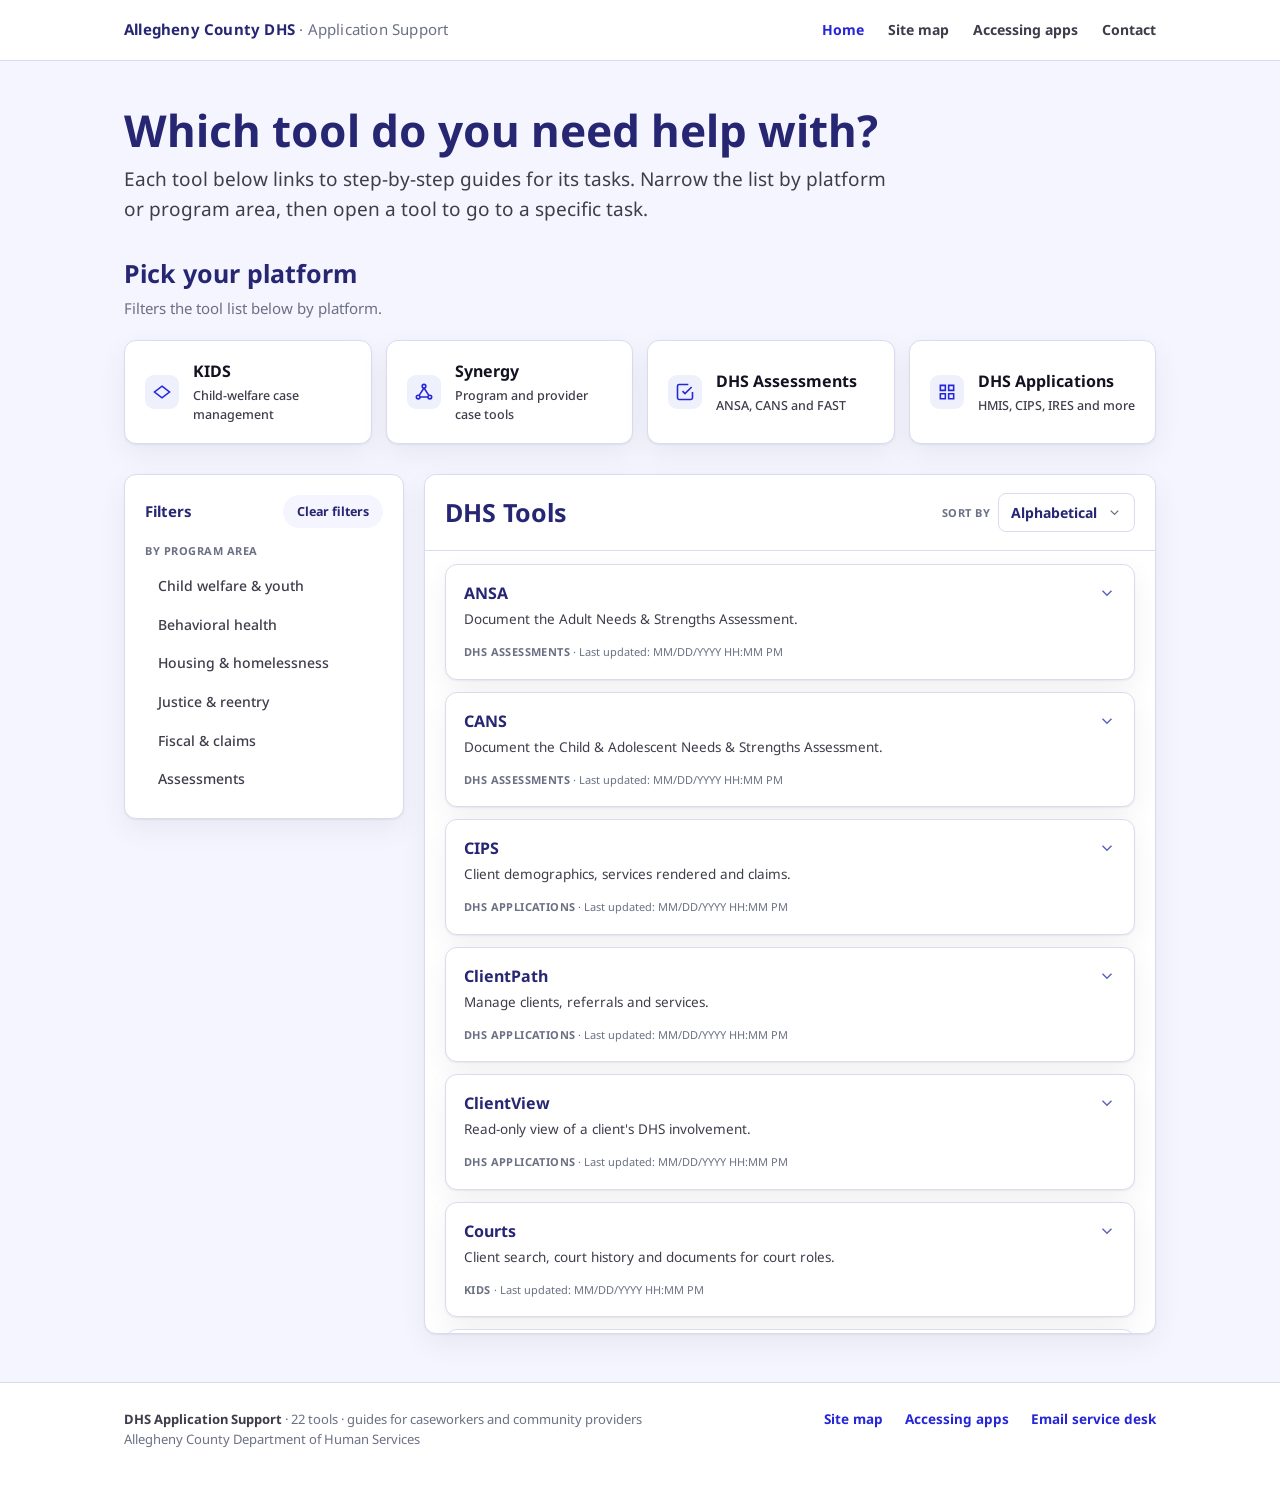
<file: index.html>
<!DOCTYPE html>
<html lang="en"><head>
<meta charset="UTF-8"><meta name="viewport" content="width=device-width, initial-scale=1.0">
<title>DHS Application Support</title>
<link rel="stylesheet" href="acdhs.css">
<style>
  html{scroll-behavior:smooth;}
  /* The headline needs ~753px to stay on one line; the cap leaves room for wider font fallbacks.
     .lede is overridden here rather than in acdhs.css, which other pages share. */
  .hero{padding:46px 0 6px;} .hero h1{max-width:820px;} .hero .lede{max-width:780px;}
  .block{margin:0 0 30px;}
  .progs{display:grid;grid-template-columns:repeat(4,1fr);gap:14px;}
  .prog{display:flex;align-items:center;gap:14px;background:var(--white);border:1.5px solid var(--ash);border-radius:var(--radius);box-shadow:var(--shadow);padding:18px 20px;font:inherit;font-size:16px;font-weight:700;color:var(--black);cursor:pointer;text-align:left;}
  .prog .ptext{display:flex;flex-direction:column;gap:2px;min-width:0;}
  .prog .psub{font-size:12.5px;font-weight:500;color:var(--slate);}
  .prog .picon{width:34px;height:34px;border-radius:9px;background:#EEF0FB;display:flex;align-items:center;justify-content:center;flex:none;}
  .prog .picon svg{width:20px;height:20px;color:var(--blue);}
  .prog:hover{border-color:var(--light-blue);background:var(--smoke);}
  .prog.active{border-color:var(--blue);box-shadow:0 0 0 3px rgba(38,38,217,.14);}
  .prog.active .picon{background:var(--blue);} .prog.active .picon svg{color:#fff;}
  /* The tool panel is absolutely positioned inside the grid, so the row height comes from the
     grid's min-height: 860px clears the panel header plus six ~128px tool cards, with the
     seventh peeking to show it scrolls. The rail keeps its natural height beside it. */
  .toolslayout{position:relative;display:grid;grid-template-columns:280px 1fr;gap:20px;min-height:860px;}
  .rail{background:var(--white);border:1px solid var(--ash);border-radius:var(--radius);box-shadow:var(--shadow);padding:20px;align-self:start;}
  .railhead{display:flex;align-items:center;justify-content:space-between;gap:10px;margin:0 0 14px;}
  .railtitle{font-size:15px;font-weight:700;color:var(--dark-blue);margin:0;}
  .filtergroup{margin:0 0 16px;padding:0 0 16px;border-bottom:1px solid var(--ash);}
  .filtergroup.last{margin-bottom:0;padding-bottom:0;border-bottom:none;}
  .fglabel{display:block;font-size:11px;font-weight:700;text-transform:uppercase;letter-spacing:.5px;color:var(--stone);margin:0 0 8px;}
  .filterlist{display:flex;flex-direction:column;gap:1px;}
  .filteritem{display:block;width:100%;background:none;border:none;border-left:3px solid transparent;font:inherit;font-size:14px;font-weight:500;color:var(--slate);text-align:left;padding:8px 10px;border-radius:6px;cursor:pointer;}
  .filteritem:hover{background:var(--smoke);color:var(--dark-blue);}
  .filteritem.active{background:var(--smoke);border-left-color:var(--blue);color:var(--dark-blue);font-weight:700;}
  /* A compact version of .emptybtn — same pill, palette and hover, one size down. */
  .clearx{font:inherit;font-size:12.5px;font-weight:700;color:var(--dark-blue);background:var(--smoke);border:1.5px solid transparent;border-radius:999px;padding:6px 13px;cursor:pointer;white-space:nowrap;}
  .clearx:hover{background:var(--ash);border-color:var(--light-blue);}
  .filternote{display:flex;flex-wrap:wrap;align-items:center;gap:8px;font-size:13.5px;color:var(--stone);margin:0;padding:0 20px;min-height:1px;}
  .filternote:not(:empty){padding:12px 20px 0;}
  /* Baseline alignment sits the small caps label on the same line as the value; the X stays centered. */
  .chip{display:inline-flex;align-items:baseline;gap:6px;background:var(--smoke);border:1px solid var(--ash);border-radius:999px;padding:4px 6px 4px 11px;font-size:13px;font-weight:700;color:var(--dark-blue);}
  .chiplab{font-size:10px;font-weight:700;letter-spacing:.4px;text-transform:uppercase;color:var(--stone);}
  /* The X always occupies its slot, so revealing it on hover never reflows the chips. */
  .chipx{display:flex;align-items:center;justify-content:center;align-self:center;width:17px;height:17px;flex:none;font:inherit;font-size:14px;line-height:1;color:var(--slate);background:none;border:none;border-radius:50%;padding:0;cursor:pointer;opacity:0;transition:opacity .15s,background .15s;}
  .chip:hover .chipx,.chip:focus-within .chipx{opacity:1;}
  .chipx:hover{background:var(--ash);color:var(--dark-blue);}
  .chipx:focus-visible{opacity:1;outline:2px solid var(--blue);outline-offset:1px;}
  @media (hover:none){.chipx{opacity:1;}}
  /* No overflow:hidden — it would clip the sort menu. The head and list round their own outer
     corners instead, and the list still clips its scrolling content. */
  .toolpanel{position:absolute;inset:0;grid-column:2;grid-row:1;display:flex;flex-direction:column;background:var(--white);border:1px solid var(--ash);border-radius:var(--radius);box-shadow:var(--shadow);}
  .toolpanelhead{flex:none;display:flex;align-items:center;justify-content:space-between;flex-wrap:wrap;gap:14px;padding:18px 20px;background:var(--white);border-bottom:1px solid var(--ash);border-radius:var(--radius) var(--radius) 0 0;}
  .toolpanelhead h2{margin:0;}
  .ctlrow{display:flex;align-items:center;gap:18px;flex-wrap:wrap;}
  .ctl{display:flex;align-items:center;gap:8px;}
  .ctllab{font-size:11px;font-weight:700;text-transform:uppercase;letter-spacing:.5px;color:var(--stone);white-space:nowrap;}
  /* A listbox rather than a native select: the option surface of a native select can't be given
     the site's radius, palette or spacing. */
  .selectwrap{position:relative;}
  .ctlsel{display:flex;align-items:center;gap:10px;font:inherit;font-size:14px;font-weight:700;color:var(--dark-blue);background:var(--white);border:1.5px solid var(--ash);border-radius:8px;padding:8px 12px;cursor:pointer;}
  .ctlsel:hover{border-color:var(--light-blue);}
  .ctlsel svg{width:15px;height:15px;stroke:var(--stone);flex:none;transition:transform .18s;}
  .ctlsel[aria-expanded="true"]{border-color:var(--blue);}
  .ctlsel[aria-expanded="true"] svg{transform:rotate(180deg);}
  .selectmenu{position:absolute;top:calc(100% + 6px);right:0;min-width:100%;z-index:30;margin:0;padding:6px;list-style:none;background:var(--white);border:1px solid var(--ash);border-radius:var(--radius);box-shadow:var(--shadow);}
  .selectmenu[hidden]{display:none;}
  .selectopt{display:flex;align-items:center;justify-content:space-between;gap:16px;white-space:nowrap;font-size:14px;font-weight:500;color:var(--slate);padding:10px 12px;border-radius:8px;cursor:pointer;}
  .selectopt:hover{background:var(--smoke);color:var(--dark-blue);}
  .selectopt:focus-visible{outline:2px solid var(--blue);outline-offset:-2px;}
  .selectopt[aria-selected="true"]{font-weight:700;color:var(--dark-blue);}
  /* Always in the layout so selecting an option never shifts the row. */
  .optcheck{width:15px;height:15px;flex:none;stroke:var(--blue);opacity:0;}
  .selectopt[aria-selected="true"] .optcheck{opacity:1;}
  /* No padding-top: a sticky child stops below the scroll container's top padding, which would
     leave an uncovered strip for cards to peek through. */
  .toollist{overflow-y:auto;flex:1;min-height:0;padding:0 20px 20px;border-radius:0 0 var(--radius) var(--radius);}
  /* A scrolling spacer, not padding: it sits above whichever item is first *visible*, so the gap
     survives filtering, and it scrolls away instead of offsetting where labels stick. */
  .toollist::before{content:"";display:block;height:12px;}
  /* Negative side margins bleed the label's background across the full scrollport, so card
     shadows in the gutters are covered too — cards vanish behind it instead of past it. */
  .grouplabel{position:sticky;top:0;background:var(--white);z-index:2;font-size:11px;font-weight:700;letter-spacing:.6px;text-transform:uppercase;color:var(--stone);margin:0 -20px;padding:14px 20px 10px;}
  details.tool{background:var(--white);border:1px solid var(--ash);border-radius:var(--radius);box-shadow:var(--shadow);overflow:hidden;margin:0 0 12px;}
  details.tool[open]{border-color:var(--light-blue);}
  .thead{display:flex;align-items:flex-start;gap:12px;padding:16px 18px;cursor:pointer;list-style:none;}
  .thead::-webkit-details-marker{display:none;}
  .thead:hover{background:var(--smoke);}
  /* The summary fills the card and the card clips overflow, so the global focus ring — drawn 2px
     outside the summary — is invisible. Draw this one inside the card instead. */
  .thead:focus-visible{outline:3px solid var(--light-blue);outline-offset:-3px;border-radius:var(--radius);}
  .tmain{flex:1;min-width:0;}
  .tname{display:block;font-weight:700;font-size:16px;color:var(--dark-blue);}
  .tdesc{display:block;font-size:13.5px;color:var(--slate);margin:3px 0 8px;}
  .tfam{font-size:11px;font-weight:700;letter-spacing:.4px;text-transform:uppercase;color:var(--stone);}
  .tupdated{font-size:11px;font-weight:400;letter-spacing:0;text-transform:none;color:var(--stone);}
  .tright{display:flex;align-items:center;gap:10px;flex:none;}
  .chev{width:18px;height:18px;stroke:var(--light-blue);transition:transform .2s;margin-top:3px;}
  details.tool[open] .chev{transform:rotate(180deg);}
  .topen{padding:2px 18px 18px;border-top:1px solid var(--smoke);}
  .topen .btn.primary{display:inline-block;margin:14px 0;}
  .jump .jlab{display:block;font-size:11px;font-weight:700;text-transform:uppercase;letter-spacing:.5px;color:var(--stone);margin-bottom:8px;}
  /* same link pattern as the guides-by-process list: icon + navy title, no description */
  .jlinks{display:grid;grid-template-columns:repeat(auto-fill,minmax(210px,1fr));gap:8px 20px;}
  .jlinks a{display:flex;align-items:flex-start;gap:8px;font-size:13px;font-weight:700;line-height:1.35;color:var(--dark-blue);}
  .jlinks a .lk-icon{margin-top:1px;}
  .jlinks a:hover{color:var(--blue);text-decoration:underline;}
  .tool.hide{display:none;}
  /* Empty state — sits where the first tool card would, but reads as a placeholder, not a result. */
  .empty{display:none;text-align:center;background:var(--white);border:1px solid var(--ash);border-radius:18px;padding:48px 24px;margin:0 0 12px;}
  .empty.show{display:block;}
  .emptymsg{font-size:17px;color:var(--slate);margin:0 0 18px;}
  /* Transparent border at rest so the hover border doesn't resize the button. */
  .emptybtn{font:inherit;font-size:15px;font-weight:700;color:var(--dark-blue);background:var(--smoke);border:1.5px solid transparent;border-radius:999px;padding:12px 27px;cursor:pointer;}
  .emptybtn:hover{background:var(--ash);border-color:var(--light-blue);}
  @media (max-width:1040px){.progs{grid-template-columns:repeat(2,1fr);}}
  @media (max-width:820px){
    .progs{grid-template-columns:repeat(2,1fr);}
    .toolslayout{grid-template-columns:1fr;min-height:0;}
    .toolpanel{position:static;inset:auto;grid-column:auto;grid-row:auto;height:auto;}
    .toollist{overflow-y:visible;flex:none;}
  }
  @media (max-width:620px){.progs{grid-template-columns:1fr;} .hero h1{font-size:34px;}}
</style></head>
<body>
<div class="topbar"><div class="wrap">
  <div class="brand">Allegheny County DHS <span>· Application Support</span></div>
  <nav class="nav"><a href="index.html" class="active">Home</a><a href="dhs-sitemap.html">Site map</a><a href="#">Accessing apps</a><a href="#">Contact</a></nav>
</div></div>

<main class="wrap">
  <section class="hero">
    <h1>Which tool do you need help with?</h1>
    <p class="lede">Each tool below links to step-by-step guides for its tasks. Narrow the list by platform or program area, then open a tool to go to a specific task.</p>
  </section>

  <section class="block">
    <h2>Pick your platform</h2>
    <p class="sub">Filters the tool list below by platform.</p>
    <div class="progs"><button class="prog" data-plat="KIDS">
      <span class="picon"><svg viewBox="0 0 24 24" fill="none" stroke="currentColor" stroke-width="1.9"><path d="M12 5 21 12 12 19 3 12Z"/></svg></span>
      <span class="ptext"><span class="plabel">KIDS</span><span class="psub">Child-welfare case management</span></span></button><button class="prog" data-plat="Synergy">
      <span class="picon"><svg viewBox="0 0 24 24" fill="none" stroke="currentColor" stroke-width="1.9"><circle cx="12" cy="5" r="2.2"/><circle cx="5" cy="18" r="2.2"/><circle cx="19" cy="18" r="2.2"/><path d="M12 7.2 6.2 16M17.8 16 12 7.2M7.2 18h9.6"/></svg></span>
      <span class="ptext"><span class="plabel">Synergy</span><span class="psub">Program and provider case tools</span></span></button><button class="prog" data-plat="DHS Assessments">
      <span class="picon"><svg viewBox="0 0 24 24" fill="none" stroke="currentColor" stroke-width="1.9"><path d="M9 11l3 3 8-8M21 12v7a2 2 0 0 1-2 2H5a2 2 0 0 1-2-2V5a2 2 0 0 1 2-2h11"/></svg></span>
      <span class="ptext"><span class="plabel">DHS Assessments</span><span class="psub">ANSA, CANS and FAST</span></span></button><button class="prog" data-plat="DHS Applications">
      <span class="picon"><svg viewBox="0 0 24 24" fill="none" stroke="currentColor" stroke-width="1.9"><path d="M4 4h6v6H4zM14 4h6v6h-6zM4 14h6v6H4zM14 14h6v6h-6z"/></svg></span>
      <span class="ptext"><span class="plabel">DHS Applications</span><span class="psub">HMIS, CIPS, IRES and more</span></span></button></div>
  </section>

  <section class="block">
    <div class="toolslayout">
      <aside class="rail">
        <div class="railhead">
          <h3 class="railtitle">Filters</h3>
          <button class="clearx" type="button" id="clear">Clear filters</button>
        </div>
        <!-- One .filtergroup per filter category; data-cat keys into CATS in the script, so a
             future category is a new group here plus one CATS entry. -->
        <div class="filtergroup last" data-cat="prog">
          <span class="fglabel">By program area</span>
          <div class="filterlist">
            <button class="filteritem" type="button" data-val="Child welfare &amp; youth">Child welfare &amp; youth</button>
            <button class="filteritem" type="button" data-val="Behavioral health">Behavioral health</button>
            <button class="filteritem" type="button" data-val="Housing &amp; homelessness">Housing &amp; homelessness</button>
            <button class="filteritem" type="button" data-val="Justice &amp; reentry">Justice &amp; reentry</button>
            <button class="filteritem" type="button" data-val="Fiscal &amp; claims">Fiscal &amp; claims</button>
            <button class="filteritem" type="button" data-val="Assessments">Assessments</button>
          </div>
        </div>
      </aside>
      <div class="toolpanel">
        <div class="toolpanelhead">
          <h2>DHS Tools</h2>
          <div class="ctlrow">
            <div class="ctl">
              <span class="ctllab" id="sortLab">Sort by</span>
              <div class="selectwrap">
                <button class="ctlsel" type="button" id="sortBtn" aria-haspopup="listbox" aria-expanded="false" aria-labelledby="sortLab sortBtn">
                  <span id="sortVal">Alphabetical</span>
                  <svg viewBox="0 0 24 24" fill="none" stroke-width="2.2"><path d="m6 9 6 6 6-6"/></svg>
                </button>
                <ul class="selectmenu" id="sortMenu" role="listbox" aria-labelledby="sortLab" hidden>
                  <li class="selectopt" role="option" tabindex="-1" data-sort="alpha" aria-selected="true"><span>Alphabetical</span><svg class="optcheck" viewBox="0 0 24 24" fill="none" stroke-width="2.6"><path d="m5 13 4 4 10-10"/></svg></li>
                  <li class="selectopt" role="option" tabindex="-1" data-sort="updated" aria-selected="false"><span>Last updated</span><svg class="optcheck" viewBox="0 0 24 24" fill="none" stroke-width="2.6"><path d="m5 13 4 4 10-10"/></svg></li>
                  <li class="selectopt" role="option" tabindex="-1" data-sort="platform" aria-selected="false"><span>Platform</span><svg class="optcheck" viewBox="0 0 24 24" fill="none" stroke-width="2.6"><path d="m5 13 4 4 10-10"/></svg></li>
                </ul>
              </div>
            </div>
          </div>
        </div>
        <p class="filternote" id="fnote"></p>
        <div class="toollist" id="grid"><div class="empty" id="empty">
          <p class="emptymsg">No tools found.</p>
          <button class="emptybtn" type="button" id="emptyClear">Clear filters</button>
        </div><details class="tool" data-family="DHS Assessments" data-progs="Behavioral health|Assessments" data-updated-bucket="This week">
          <summary class="thead">
            <span class="tmain"><span class="tname">ANSA</span><span class="tdesc">Document the Adult Needs &amp; Strengths Assessment.</span><span class="tfam">DHS Assessments</span></span>
            <span class="tright"><svg class="chev" viewBox="0 0 24 24" fill="none" stroke-width="2"><path d="m6 9 6 6 6-6"/></svg></span>
          </summary>
          <div class="topen">
            <a class="btn primary" href="ansa-landing.html">Open ANSA guides →</a>
            <div class="jump"><span class="jlab">Jump to a task</span><div class="jlinks"><a href="ansa-landing.html#get-started"><span class="lk-icon lk-guide" aria-hidden="true"></span>Get started</a><a href="ansa-find-register-client.html"><span class="lk-icon lk-guide" aria-hidden="true"></span>Find &amp; register a client</a><a href="ansa-landing.html#document-assessment"><span class="lk-icon lk-guide" aria-hidden="true"></span>Document an assessment</a><a href="ansa-landing.html#reports"><span class="lk-icon lk-guide" aria-hidden="true"></span>Reports &amp; history</a></div></div>
          </div>
        </details><details class="tool" data-family="DHS Assessments" data-progs="Behavioral health|Assessments" data-updated-bucket="This week">
          <summary class="thead">
            <span class="tmain"><span class="tname">CANS</span><span class="tdesc">Document the Child &amp; Adolescent Needs &amp; Strengths Assessment.</span><span class="tfam">DHS Assessments</span></span>
            <span class="tright"><svg class="chev" viewBox="0 0 24 24" fill="none" stroke-width="2"><path d="m6 9 6 6 6-6"/></svg></span>
          </summary>
          <div class="topen">
            <a class="btn primary" href="https://dhsapplicationsupport.alleghenycounty.us/application/cans/">Open CANS guides →</a>
            <div class="jump"><span class="jlab">Jump to a task</span><div class="jlinks"><a href="https://dhsapplicationsupport.alleghenycounty.us/application/cans/"><span class="lk-icon lk-guide" aria-hidden="true"></span>Getting access &amp; signing in</a><a href="https://dhsapplicationsupport.alleghenycounty.us/application/cans/"><span class="lk-icon lk-guide" aria-hidden="true"></span>Document an assessment</a><a href="https://dhsapplicationsupport.alleghenycounty.us/application/cans/"><span class="lk-icon lk-guide" aria-hidden="true"></span>Referrals &amp; placement</a><a href="https://dhsapplicationsupport.alleghenycounty.us/application/cans/"><span class="lk-icon lk-guide" aria-hidden="true"></span>Supervisor &amp; approvals</a><a href="https://dhsapplicationsupport.alleghenycounty.us/application/cans/"><span class="lk-icon lk-guide" aria-hidden="true"></span>Reports &amp; history</a><a href="https://dhsapplicationsupport.alleghenycounty.us/application/cans/"><span class="lk-icon lk-guide" aria-hidden="true"></span>Find &amp; register a client</a></div></div>
          </div>
        </details><details class="tool" data-family="DHS Applications" data-progs="Fiscal &amp; claims" data-updated-bucket="This month">
          <summary class="thead">
            <span class="tmain"><span class="tname">CIPS</span><span class="tdesc">Client demographics, services rendered and claims.</span><span class="tfam">DHS Applications</span></span>
            <span class="tright"><svg class="chev" viewBox="0 0 24 24" fill="none" stroke-width="2"><path d="m6 9 6 6 6-6"/></svg></span>
          </summary>
          <div class="topen">
            <a class="btn primary" href="https://dhsapplicationsupport.alleghenycounty.us/application/cips/">Open CIPS guides →</a>
            <div class="jump"><span class="jlab">Jump to a task</span><div class="jlinks"><a href="https://dhsapplicationsupport.alleghenycounty.us/application/cips/"><span class="lk-icon lk-guide" aria-hidden="true"></span>Case &amp; service documentation</a><a href="https://dhsapplicationsupport.alleghenycounty.us/application/cips/"><span class="lk-icon lk-guide" aria-hidden="true"></span>Fiscal, claims &amp; invoicing</a><a href="https://dhsapplicationsupport.alleghenycounty.us/application/cips/"><span class="lk-icon lk-guide" aria-hidden="true"></span>Find &amp; register a client</a><a href="https://dhsapplicationsupport.alleghenycounty.us/application/cips/"><span class="lk-icon lk-guide" aria-hidden="true"></span>Document an assessment</a></div></div>
          </div>
        </details><details class="tool" data-family="DHS Applications" data-progs="" data-updated-bucket="This year">
          <summary class="thead">
            <span class="tmain"><span class="tname">ClientPath</span><span class="tdesc">Manage clients, referrals and services.</span><span class="tfam">DHS Applications</span></span>
            <span class="tright"><svg class="chev" viewBox="0 0 24 24" fill="none" stroke-width="2"><path d="m6 9 6 6 6-6"/></svg></span>
          </summary>
          <div class="topen">
            <a class="btn primary" href="https://dhsapplicationsupport.alleghenycounty.us/application/clientpath/">Open ClientPath guides →</a>
            <div class="jump"><span class="jlab">Jump to a task</span><div class="jlinks"><a href="https://dhsapplicationsupport.alleghenycounty.us/application/clientpath/"><span class="lk-icon lk-guide" aria-hidden="true"></span>Case &amp; service documentation</a><a href="https://dhsapplicationsupport.alleghenycounty.us/application/clientpath/"><span class="lk-icon lk-guide" aria-hidden="true"></span>Referrals &amp; placement</a></div></div>
          </div>
        </details><details class="tool" data-family="DHS Applications" data-progs="" data-updated-bucket="More than a year ago">
          <summary class="thead">
            <span class="tmain"><span class="tname">ClientView</span><span class="tdesc">Read-only view of a client&#x27;s DHS involvement.</span><span class="tfam">DHS Applications</span></span>
            <span class="tright"><svg class="chev" viewBox="0 0 24 24" fill="none" stroke-width="2"><path d="m6 9 6 6 6-6"/></svg></span>
          </summary>
          <div class="topen">
            <a class="btn primary" href="https://dhsapplicationsupport.alleghenycounty.us/application/clientview/">Open ClientView guides →</a>
            <div class="jump"><span class="jlab">Jump to a task</span><div class="jlinks"><a href="https://dhsapplicationsupport.alleghenycounty.us/application/clientview/"><span class="lk-icon lk-guide" aria-hidden="true"></span>Reference, FAQs &amp; training</a></div></div>
          </div>
        </details><details class="tool" data-family="KIDS" data-progs="Child welfare &amp; youth" data-updated-bucket="This month">
          <summary class="thead">
            <span class="tmain"><span class="tname">Courts</span><span class="tdesc">Client search, court history and documents for court roles.</span><span class="tfam">KIDS</span></span>
            <span class="tright"><svg class="chev" viewBox="0 0 24 24" fill="none" stroke-width="2"><path d="m6 9 6 6 6-6"/></svg></span>
          </summary>
          <div class="topen">
            <a class="btn primary" href="https://dhsapplicationsupport.alleghenycounty.us/application/courts/">Open Courts guides →</a>
            <div class="jump"><span class="jlab">Jump to a task</span><div class="jlinks"><a href="https://dhsapplicationsupport.alleghenycounty.us/application/courts/"><span class="lk-icon lk-guide" aria-hidden="true"></span>Case &amp; service documentation</a><a href="https://dhsapplicationsupport.alleghenycounty.us/application/courts/"><span class="lk-icon lk-guide" aria-hidden="true"></span>Find &amp; register a client</a><a href="https://dhsapplicationsupport.alleghenycounty.us/application/courts/"><span class="lk-icon lk-guide" aria-hidden="true"></span>Reports &amp; history</a></div></div>
          </div>
        </details><details class="tool" data-family="Synergy" data-progs="" data-updated-bucket="This year">
          <summary class="thead">
            <span class="tmain"><span class="tname">DHS Self-Sufficiency</span><span class="tdesc">Case and referral documentation for the Self-Sufficiency Program.</span><span class="tfam">Synergy</span></span>
            <span class="tright"><svg class="chev" viewBox="0 0 24 24" fill="none" stroke-width="2"><path d="m6 9 6 6 6-6"/></svg></span>
          </summary>
          <div class="topen">
            <a class="btn primary" href="https://dhsapplicationsupport.alleghenycounty.us/application/dhs-self-sufficiency/">Open DHS Self-Sufficiency guides →</a>
            <div class="jump"><span class="jlab">Jump to a task</span><div class="jlinks"><a href="https://dhsapplicationsupport.alleghenycounty.us/application/dhs-self-sufficiency/"><span class="lk-icon lk-guide" aria-hidden="true"></span>Case &amp; service documentation</a><a href="https://dhsapplicationsupport.alleghenycounty.us/application/dhs-self-sufficiency/"><span class="lk-icon lk-guide" aria-hidden="true"></span>Reference, FAQs &amp; training</a><a href="https://dhsapplicationsupport.alleghenycounty.us/application/dhs-self-sufficiency/"><span class="lk-icon lk-guide" aria-hidden="true"></span>Enrollment &amp; households</a><a href="https://dhsapplicationsupport.alleghenycounty.us/application/dhs-self-sufficiency/"><span class="lk-icon lk-guide" aria-hidden="true"></span>Document an assessment</a><a href="https://dhsapplicationsupport.alleghenycounty.us/application/dhs-self-sufficiency/"><span class="lk-icon lk-guide" aria-hidden="true"></span>Referrals &amp; placement</a><a href="https://dhsapplicationsupport.alleghenycounty.us/application/dhs-self-sufficiency/"><span class="lk-icon lk-guide" aria-hidden="true"></span>Supervisor &amp; approvals</a></div></div>
          </div>
        </details><details class="tool" data-family="Synergy" data-progs="Behavioral health" data-updated-bucket="This year">
          <summary class="thead">
            <span class="tmain"><span class="tname">Dragonfly</span><span class="tdesc">Consumer info, referrals and technical-assistance tracking.</span><span class="tfam">Synergy</span></span>
            <span class="tright"><svg class="chev" viewBox="0 0 24 24" fill="none" stroke-width="2"><path d="m6 9 6 6 6-6"/></svg></span>
          </summary>
          <div class="topen">
            <a class="btn primary" href="https://dhsapplicationsupport.alleghenycounty.us/application/dragonfly/">Open Dragonfly guides →</a>
            <div class="jump"><span class="jlab">Jump to a task</span><div class="jlinks"><a href="https://dhsapplicationsupport.alleghenycounty.us/application/dragonfly/"><span class="lk-icon lk-guide" aria-hidden="true"></span>Case &amp; service documentation</a><a href="https://dhsapplicationsupport.alleghenycounty.us/application/dragonfly/"><span class="lk-icon lk-guide" aria-hidden="true"></span>Referrals &amp; placement</a><a href="https://dhsapplicationsupport.alleghenycounty.us/application/dragonfly/"><span class="lk-icon lk-guide" aria-hidden="true"></span>Plans &amp; meetings</a></div></div>
          </div>
        </details><details class="tool" data-family="Synergy" data-progs="Child welfare &amp; youth" data-updated-bucket="This year">
          <summary class="thead">
            <span class="tmain"><span class="tname">Family Support Centers</span><span class="tdesc">Case, group-event and assessment documentation.</span><span class="tfam">Synergy</span></span>
            <span class="tright"><svg class="chev" viewBox="0 0 24 24" fill="none" stroke-width="2"><path d="m6 9 6 6 6-6"/></svg></span>
          </summary>
          <div class="topen">
            <a class="btn primary" href="https://dhsapplicationsupport.alleghenycounty.us/application/family-support-centers/">Open Family Support Centers guides →</a>
            <div class="jump"><span class="jlab">Jump to a task</span><div class="jlinks"><a href="https://dhsapplicationsupport.alleghenycounty.us/application/family-support-centers/"><span class="lk-icon lk-guide" aria-hidden="true"></span>Case &amp; service documentation</a><a href="https://dhsapplicationsupport.alleghenycounty.us/application/family-support-centers/"><span class="lk-icon lk-guide" aria-hidden="true"></span>Plans &amp; meetings</a><a href="https://dhsapplicationsupport.alleghenycounty.us/application/family-support-centers/"><span class="lk-icon lk-guide" aria-hidden="true"></span>Enrollment &amp; households</a><a href="https://dhsapplicationsupport.alleghenycounty.us/application/family-support-centers/"><span class="lk-icon lk-guide" aria-hidden="true"></span>Document an assessment</a><a href="https://dhsapplicationsupport.alleghenycounty.us/application/family-support-centers/"><span class="lk-icon lk-guide" aria-hidden="true"></span>Supervisor &amp; approvals</a><a href="https://dhsapplicationsupport.alleghenycounty.us/application/family-support-centers/"><span class="lk-icon lk-guide" aria-hidden="true"></span>Reports &amp; history</a></div></div>
          </div>
        </details><details class="tool" data-family="DHS Assessments" data-progs="Assessments" data-updated-bucket="More than a year ago">
          <summary class="thead">
            <span class="tmain"><span class="tname">FAST</span><span class="tdesc">View and report on Family Advocacy &amp; Support Tool assessments.</span><span class="tfam">DHS Assessments</span></span>
            <span class="tright"><svg class="chev" viewBox="0 0 24 24" fill="none" stroke-width="2"><path d="m6 9 6 6 6-6"/></svg></span>
          </summary>
          <div class="topen">
            <a class="btn primary" href="https://dhsapplicationsupport.alleghenycounty.us/application/fast/">Open FAST guides →</a>
            <div class="jump"><span class="jlab">Jump to a task</span><div class="jlinks"><a href="https://dhsapplicationsupport.alleghenycounty.us/application/fast/"><span class="lk-icon lk-guide" aria-hidden="true"></span>Getting access &amp; signing in</a><a href="https://dhsapplicationsupport.alleghenycounty.us/application/fast/"><span class="lk-icon lk-guide" aria-hidden="true"></span>Document an assessment</a><a href="https://dhsapplicationsupport.alleghenycounty.us/application/fast/"><span class="lk-icon lk-guide" aria-hidden="true"></span>Reports &amp; history</a></div></div>
          </div>
        </details><details class="tool" data-family="DHS Applications" data-progs="Housing &amp; homelessness" data-updated-bucket="This week">
          <summary class="thead">
            <span class="tmain"><span class="tname">HMIS</span><span class="tdesc">Housing enrollments, referrals, units and reporting.</span><span class="tfam">DHS Applications</span></span>
            <span class="tright"><svg class="chev" viewBox="0 0 24 24" fill="none" stroke-width="2"><path d="m6 9 6 6 6-6"/></svg></span>
          </summary>
          <div class="topen">
            <a class="btn primary" href="https://dhsapplicationsupport.alleghenycounty.us/application/hmis/">Open HMIS guides →</a>
            <div class="jump"><span class="jlab">Jump to a task</span><div class="jlinks"><a href="https://dhsapplicationsupport.alleghenycounty.us/application/hmis/"><span class="lk-icon lk-guide" aria-hidden="true"></span>Referrals &amp; placement</a><a href="https://dhsapplicationsupport.alleghenycounty.us/application/hmis/"><span class="lk-icon lk-guide" aria-hidden="true"></span>Document an assessment</a><a href="https://dhsapplicationsupport.alleghenycounty.us/application/hmis/"><span class="lk-icon lk-guide" aria-hidden="true"></span>Enrollment &amp; households</a><a href="https://dhsapplicationsupport.alleghenycounty.us/application/hmis/"><span class="lk-icon lk-guide" aria-hidden="true"></span>Case &amp; service documentation</a><a href="https://dhsapplicationsupport.alleghenycounty.us/application/hmis/"><span class="lk-icon lk-guide" aria-hidden="true"></span>Reference, FAQs &amp; training</a><a href="https://dhsapplicationsupport.alleghenycounty.us/application/hmis/"><span class="lk-icon lk-guide" aria-hidden="true"></span>Fiscal, claims &amp; invoicing</a></div></div>
          </div>
        </details><details class="tool" data-family="Synergy" data-progs="Child welfare &amp; youth" data-updated-bucket="This year">
          <summary class="thead">
            <span class="tmain"><span class="tname">Independent Living</span><span class="tdesc">Youth transition plans, contacts and IL stipends.</span><span class="tfam">Synergy</span></span>
            <span class="tright"><svg class="chev" viewBox="0 0 24 24" fill="none" stroke-width="2"><path d="m6 9 6 6 6-6"/></svg></span>
          </summary>
          <div class="topen">
            <a class="btn primary" href="https://dhsapplicationsupport.alleghenycounty.us/application/independent-living/">Open Independent Living guides →</a>
            <div class="jump"><span class="jlab">Jump to a task</span><div class="jlinks"><a href="https://dhsapplicationsupport.alleghenycounty.us/application/independent-living/"><span class="lk-icon lk-guide" aria-hidden="true"></span>Case &amp; service documentation</a><a href="https://dhsapplicationsupport.alleghenycounty.us/application/independent-living/"><span class="lk-icon lk-guide" aria-hidden="true"></span>Plans &amp; meetings</a><a href="https://dhsapplicationsupport.alleghenycounty.us/application/independent-living/"><span class="lk-icon lk-guide" aria-hidden="true"></span>Reports &amp; history</a><a href="https://dhsapplicationsupport.alleghenycounty.us/application/independent-living/"><span class="lk-icon lk-guide" aria-hidden="true"></span>Referrals &amp; placement</a><a href="https://dhsapplicationsupport.alleghenycounty.us/application/independent-living/"><span class="lk-icon lk-guide" aria-hidden="true"></span>Admin &amp; configuration</a><a href="https://dhsapplicationsupport.alleghenycounty.us/application/independent-living/"><span class="lk-icon lk-guide" aria-hidden="true"></span>Supervisor &amp; approvals</a></div></div>
          </div>
        </details><details class="tool" data-family="DHS Applications" data-progs="" data-updated-bucket="More than a year ago">
          <summary class="thead">
            <span class="tmain"><span class="tname">Integrated Monitoring Tool</span><span class="tdesc">Provider monitoring overview.</span><span class="tfam">DHS Applications</span></span>
            <span class="tright"><svg class="chev" viewBox="0 0 24 24" fill="none" stroke-width="2"><path d="m6 9 6 6 6-6"/></svg></span>
          </summary>
          <div class="topen">
            <a class="btn primary" href="https://dhsapplicationsupport.alleghenycounty.us/application/integrated-monitoring-tool/">Open Integrated Monitoring Tool guides →</a>
            <div class="jump"><span class="jlab">Jump to a task</span><div class="jlinks"><a href="https://dhsapplicationsupport.alleghenycounty.us/application/integrated-monitoring-tool/"><span class="lk-icon lk-guide" aria-hidden="true"></span>Reference, FAQs &amp; training</a></div></div>
          </div>
        </details><details class="tool" data-family="Synergy" data-progs="Child welfare &amp; youth" data-updated-bucket="This year">
          <summary class="thead">
            <span class="tmain"><span class="tname">Integration and Teaming Meeting</span><span class="tdesc">Teaming meetings, placement history and referrals.</span><span class="tfam">Synergy</span></span>
            <span class="tright"><svg class="chev" viewBox="0 0 24 24" fill="none" stroke-width="2"><path d="m6 9 6 6 6-6"/></svg></span>
          </summary>
          <div class="topen">
            <a class="btn primary" href="https://dhsapplicationsupport.alleghenycounty.us/application/integration-and-teaming-meeting/">Open Integration and Teaming Meeting guides →</a>
            <div class="jump"><span class="jlab">Jump to a task</span><div class="jlinks"><a href="https://dhsapplicationsupport.alleghenycounty.us/application/integration-and-teaming-meeting/"><span class="lk-icon lk-guide" aria-hidden="true"></span>Case &amp; service documentation</a><a href="https://dhsapplicationsupport.alleghenycounty.us/application/integration-and-teaming-meeting/"><span class="lk-icon lk-guide" aria-hidden="true"></span>Reports &amp; history</a><a href="https://dhsapplicationsupport.alleghenycounty.us/application/integration-and-teaming-meeting/"><span class="lk-icon lk-guide" aria-hidden="true"></span>Plans &amp; meetings</a><a href="https://dhsapplicationsupport.alleghenycounty.us/application/integration-and-teaming-meeting/"><span class="lk-icon lk-guide" aria-hidden="true"></span>Referrals &amp; placement</a><a href="https://dhsapplicationsupport.alleghenycounty.us/application/integration-and-teaming-meeting/"><span class="lk-icon lk-guide" aria-hidden="true"></span>Document an assessment</a><a href="https://dhsapplicationsupport.alleghenycounty.us/application/integration-and-teaming-meeting/"><span class="lk-icon lk-guide" aria-hidden="true"></span>Admin &amp; configuration</a></div></div>
          </div>
        </details><details class="tool" data-family="DHS Applications" data-progs="Behavioral health" data-updated-bucket="This month">
          <summary class="thead">
            <span class="tmain"><span class="tname">IRES</span><span class="tdesc">Search, create and transfer 302 petitions.</span><span class="tfam">DHS Applications</span></span>
            <span class="tright"><svg class="chev" viewBox="0 0 24 24" fill="none" stroke-width="2"><path d="m6 9 6 6 6-6"/></svg></span>
          </summary>
          <div class="topen">
            <a class="btn primary" href="https://dhsapplicationsupport.alleghenycounty.us/application/ires/">Open IRES guides →</a>
            <div class="jump"><span class="jlab">Jump to a task</span><div class="jlinks"><a href="https://dhsapplicationsupport.alleghenycounty.us/application/ires/"><span class="lk-icon lk-guide" aria-hidden="true"></span>302 petitions</a></div></div>
          </div>
        </details><details class="tool" data-family="DHS Applications" data-progs="Justice &amp; reentry" data-updated-bucket="This month">
          <summary class="thead">
            <span class="tmain"><span class="tname">Jail Collaborative</span><span class="tdesc">Reentry intake, program outcomes and reporting.</span><span class="tfam">DHS Applications</span></span>
            <span class="tright"><svg class="chev" viewBox="0 0 24 24" fill="none" stroke-width="2"><path d="m6 9 6 6 6-6"/></svg></span>
          </summary>
          <div class="topen">
            <a class="btn primary" href="https://dhsapplicationsupport.alleghenycounty.us/application/jail-collaborative/">Open Jail Collaborative guides →</a>
            <div class="jump"><span class="jlab">Jump to a task</span><div class="jlinks"><a href="https://dhsapplicationsupport.alleghenycounty.us/application/jail-collaborative/"><span class="lk-icon lk-guide" aria-hidden="true"></span>Case &amp; service documentation</a><a href="https://dhsapplicationsupport.alleghenycounty.us/application/jail-collaborative/"><span class="lk-icon lk-guide" aria-hidden="true"></span>Reference, FAQs &amp; training</a><a href="https://dhsapplicationsupport.alleghenycounty.us/application/jail-collaborative/"><span class="lk-icon lk-guide" aria-hidden="true"></span>Reports &amp; history</a><a href="https://dhsapplicationsupport.alleghenycounty.us/application/jail-collaborative/"><span class="lk-icon lk-guide" aria-hidden="true"></span>Program outcomes</a><a href="https://dhsapplicationsupport.alleghenycounty.us/application/jail-collaborative/"><span class="lk-icon lk-guide" aria-hidden="true"></span>Enrollment &amp; households</a></div></div>
          </div>
        </details><details class="tool" data-family="KIDS" data-progs="Child welfare &amp; youth" data-updated-bucket="This week">
          <summary class="thead">
            <span class="tmain"><span class="tname">KIDS Provider</span><span class="tdesc">Placement, services, fiscal and client health for child-welfare providers.</span><span class="tfam">KIDS</span></span>
            <span class="tright"><svg class="chev" viewBox="0 0 24 24" fill="none" stroke-width="2"><path d="m6 9 6 6 6-6"/></svg></span>
          </summary>
          <div class="topen">
            <a class="btn primary" href="https://dhsapplicationsupport.alleghenycounty.us/application/kids-provider/">Open KIDS Provider guides →</a>
            <div class="jump"><span class="jlab">Jump to a task</span><div class="jlinks"><a href="https://dhsapplicationsupport.alleghenycounty.us/application/kids-provider/"><span class="lk-icon lk-guide" aria-hidden="true"></span>Reference, FAQs &amp; training</a><a href="https://dhsapplicationsupport.alleghenycounty.us/application/kids-provider/"><span class="lk-icon lk-guide" aria-hidden="true"></span>Referrals &amp; placement</a><a href="https://dhsapplicationsupport.alleghenycounty.us/application/kids-provider/"><span class="lk-icon lk-guide" aria-hidden="true"></span>Case &amp; service documentation</a><a href="https://dhsapplicationsupport.alleghenycounty.us/application/kids-provider/"><span class="lk-icon lk-guide" aria-hidden="true"></span>Plans &amp; meetings</a><a href="https://dhsapplicationsupport.alleghenycounty.us/application/kids-provider/"><span class="lk-icon lk-guide" aria-hidden="true"></span>Fiscal, claims &amp; invoicing</a><a href="https://dhsapplicationsupport.alleghenycounty.us/application/kids-provider/"><span class="lk-icon lk-guide" aria-hidden="true"></span>Supervisor &amp; approvals</a></div></div>
          </div>
        </details><details class="tool" data-family="KIDS" data-progs="Child welfare &amp; youth" data-updated-bucket="More than a year ago">
          <summary class="thead">
            <span class="tmain"><span class="tname">KIDSTOO Provider</span><span class="tdesc">Family finding, diligent search and document tracking.</span><span class="tfam">KIDS</span></span>
            <span class="tright"><svg class="chev" viewBox="0 0 24 24" fill="none" stroke-width="2"><path d="m6 9 6 6 6-6"/></svg></span>
          </summary>
          <div class="topen">
            <a class="btn primary" href="https://dhsapplicationsupport.alleghenycounty.us/application/kidstoo-provider/">Open KIDSTOO Provider guides →</a>
            <div class="jump"><span class="jlab">Jump to a task</span><div class="jlinks"><a href="https://dhsapplicationsupport.alleghenycounty.us/application/kidstoo-provider/"><span class="lk-icon lk-guide" aria-hidden="true"></span>Case &amp; service documentation</a></div></div>
          </div>
        </details><details class="tool" data-family="Synergy" data-progs="Behavioral health|Housing &amp; homelessness" data-updated-bucket="This week">
          <summary class="thead">
            <span class="tmain"><span class="tname">MH Residential</span><span class="tdesc">Residential referrals, case records and bed management.</span><span class="tfam">Synergy</span></span>
            <span class="tright"><svg class="chev" viewBox="0 0 24 24" fill="none" stroke-width="2"><path d="m6 9 6 6 6-6"/></svg></span>
          </summary>
          <div class="topen">
            <a class="btn primary" href="mh-residential-landing.html">Open MH Residential guides →</a>
            <div class="jump"><span class="jlab">Jump to a task</span><div class="jlinks"><a href="mh-res-make-referral.html"><span class="lk-icon lk-guide" aria-hidden="true"></span>Create &amp; complete a referral</a><a href="mh-res-manage-case.html"><span class="lk-icon lk-guide" aria-hidden="true"></span>Manage an active case</a><a href="mh-res-transfers-beds.html"><span class="lk-icon lk-guide" aria-hidden="true"></span>Transfers, beds &amp; outcomes</a><a href="mh-res-find-work.html"><span class="lk-icon lk-guide" aria-hidden="true"></span>Find your work</a><a href="mh-res-documents.html"><span class="lk-icon lk-guide" aria-hidden="true"></span>Documents, sharing &amp; activity</a><a href="mh-res-forms.html"><span class="lk-icon lk-guide" aria-hidden="true"></span>Forms &amp; checklists</a></div></div>
          </div>
        </details><details class="tool" data-family="DHS Applications" data-progs="Fiscal &amp; claims" data-updated-bucket="This week">
          <summary class="thead">
            <span class="tmain"><span class="tname">MPER</span><span class="tdesc">Submit program-funded claims; manage contacts and facilities.</span><span class="tfam">DHS Applications</span></span>
            <span class="tright"><svg class="chev" viewBox="0 0 24 24" fill="none" stroke-width="2"><path d="m6 9 6 6 6-6"/></svg></span>
          </summary>
          <div class="topen">
            <a class="btn primary" href="https://dhsapplicationsupport.alleghenycounty.us/application/mper/">Open MPER guides →</a>
            <div class="jump"><span class="jlab">Jump to a task</span><div class="jlinks"><a href="https://dhsapplicationsupport.alleghenycounty.us/application/mper/"><span class="lk-icon lk-guide" aria-hidden="true"></span>Fiscal, claims &amp; invoicing</a><a href="https://dhsapplicationsupport.alleghenycounty.us/application/mper/"><span class="lk-icon lk-guide" aria-hidden="true"></span>Case &amp; service documentation</a></div></div>
          </div>
        </details><details class="tool" data-family="DHS Applications" data-progs="Behavioral health" data-updated-bucket="This month">
          <summary class="thead">
            <span class="tmain"><span class="tname">OBH Critical Incident Reporting</span><span class="tdesc">Report critical incidents within 24 hours.</span><span class="tfam">DHS Applications</span></span>
            <span class="tright"><svg class="chev" viewBox="0 0 24 24" fill="none" stroke-width="2"><path d="m6 9 6 6 6-6"/></svg></span>
          </summary>
          <div class="topen">
            <a class="btn primary" href="https://dhsapplicationsupport.alleghenycounty.us/application/behavioral-health-critical-incident/">Open OBH Critical Incident Reporting guides →</a>
            <div class="jump"><span class="jlab">Jump to a task</span><div class="jlinks"><a href="https://dhsapplicationsupport.alleghenycounty.us/application/behavioral-health-critical-incident/"><span class="lk-icon lk-guide" aria-hidden="true"></span>Reports &amp; history</a><a href="https://dhsapplicationsupport.alleghenycounty.us/application/behavioral-health-critical-incident/"><span class="lk-icon lk-guide" aria-hidden="true"></span>Reference, FAQs &amp; training</a></div></div>
          </div>
        </details><details class="tool" data-family="Synergy" data-progs="Child welfare &amp; youth" data-updated-bucket="This year">
          <summary class="thead">
            <span class="tmain"><span class="tname">Youth Support Partners</span><span class="tdesc">Case plans, contacts and tracking for youth support.</span><span class="tfam">Synergy</span></span>
            <span class="tright"><svg class="chev" viewBox="0 0 24 24" fill="none" stroke-width="2"><path d="m6 9 6 6 6-6"/></svg></span>
          </summary>
          <div class="topen">
            <a class="btn primary" href="https://dhsapplicationsupport.alleghenycounty.us/application/youth-support-partners/">Open Youth Support Partners guides →</a>
            <div class="jump"><span class="jlab">Jump to a task</span><div class="jlinks"><a href="https://dhsapplicationsupport.alleghenycounty.us/application/youth-support-partners/"><span class="lk-icon lk-guide" aria-hidden="true"></span>Case &amp; service documentation</a><a href="https://dhsapplicationsupport.alleghenycounty.us/application/youth-support-partners/"><span class="lk-icon lk-guide" aria-hidden="true"></span>Plans &amp; meetings</a><a href="https://dhsapplicationsupport.alleghenycounty.us/application/youth-support-partners/"><span class="lk-icon lk-guide" aria-hidden="true"></span>Enrollment &amp; households</a><a href="https://dhsapplicationsupport.alleghenycounty.us/application/youth-support-partners/"><span class="lk-icon lk-guide" aria-hidden="true"></span>Document an assessment</a><a href="https://dhsapplicationsupport.alleghenycounty.us/application/youth-support-partners/"><span class="lk-icon lk-guide" aria-hidden="true"></span>Supervisor &amp; approvals</a><a href="https://dhsapplicationsupport.alleghenycounty.us/application/youth-support-partners/"><span class="lk-icon lk-guide" aria-hidden="true"></span>Admin &amp; configuration</a></div></div>
          </div>
        </details></div>
      </div>
    </div>
  </section>
</main>

<footer><div class="wrap">
  <div class="meta"><b>DHS Application Support</b> · 22 tools · guides for caseworkers and community providers<br>Allegheny County Department of Human Services</div>
  <div class="flinks"><a href="dhs-sitemap.html">Site map</a><a href="#">Accessing apps</a><a href="#">Email service desk</a></div>
</div></footer>

<script>
  const tools=[...document.querySelectorAll('.tool')];
  const grid=document.getElementById('grid');
  const fnote=document.getElementById('fnote');
  tools.forEach(t=>{
    t._name=t.querySelector('.tname').textContent.trim();
    const fam=t.querySelector('.tfam');
    const upd=document.createElement('span');
    upd.className='tupdated'; upd.textContent=' · Last updated: MM/DD/YYYY HH:MM PM';
    fam.after(upd);
  });
  // Filter categories in the rail. A new category needs a .filtergroup with a matching data-cat
  // and one entry here — nothing else in the script changes. Categories combine with each other
  // and with the platform cards; within a category the choice is single-select for now.
  const CATS={
    prog:{label:'Program area',values:t=>(t.dataset.progs||"").split('|').filter(Boolean)}
  };
  const sel={};                                  // cat -> selected value, or null
  Object.keys(CATS).forEach(c=>sel[c]=null);
  let platform=null, sortMode="alpha";
  function apply(){
    let shown=0;
    tools.forEach(t=>{
      const okCats=Object.keys(CATS).every(c=>!sel[c]||CATS[c].values(t).includes(sel[c]));
      const okF=!platform||platform===t.dataset.family;
      const show=okCats&&okF;
      t.classList.toggle('hide',!show); if(show)shown++;
    });
    document.querySelectorAll('.group').forEach(sec=>{
      const anyVisible=[...sec.querySelectorAll('.tool')].some(t=>!t.classList.contains('hide'));
      sec.style.display=anyVisible?'':'none';
    });
    document.getElementById('empty').classList.toggle('show',!shown);
    fnote.textContent='';
    const chips=[];
    if(platform)chips.push(chip('Platform',platform,()=>{platform=null;markGroup('.prog','plat',null);}));
    Object.keys(CATS).forEach(c=>{
      if(sel[c])chips.push(chip(CATS[c].label,sel[c],()=>{sel[c]=null;markFilter(c);}));
    });
    if(chips.length){
      const count=document.createElement('span');
      count.textContent='Showing '+shown+(shown===1?' tool':' tools');
      fnote.append(count,...chips);
    }
  }
  // One active filter, shown as a removable chip in the results summary.
  function chip(label,value,remove){
    const c=document.createElement('span'); c.className='chip';
    const l=document.createElement('span'); l.className='chiplab'; l.textContent=label;
    const v=document.createElement('span'); v.textContent=value;
    const x=document.createElement('button'); x.className='chipx'; x.type='button';
    x.textContent='×';
    x.setAttribute('aria-label','Remove '+label.toLowerCase()+' filter: '+value);
    x.onclick=()=>{remove();apply();};
    c.append(l,v,x);
    return c;
  }
  // Each group is its own section so its label's sticky range ends with the group: the next
  // label pushes the previous one out of view instead of sliding over it at the top.
  function addGroup(name,members){
    if(!members.length)return;
    const sec=document.createElement('section'); sec.className='group';
    const lbl=document.createElement('div'); lbl.className='grouplabel'; lbl.textContent=name;
    sec.appendChild(lbl);
    members.forEach(t=>sec.appendChild(t));
    grid.appendChild(sec);
  }
  function renderSort(){
    const stale=[...grid.querySelectorAll('.group')];
    const byName=(a,b)=>a._name.localeCompare(b._name);
    if(sortMode==='updated'){
      ['This week','This month','This year','More than a year ago'].forEach(bucket=>
        addGroup(bucket,tools.filter(t=>t.dataset.updatedBucket===bucket).sort(byName)));
    }else if(sortMode==='platform'){
      ['KIDS','Synergy','DHS Assessments','DHS Applications'].forEach(fam=>
        addGroup(fam,tools.filter(t=>t.dataset.family===fam).sort(byName)));
    }else{
      [...tools].sort(byName).forEach(t=>grid.appendChild(t));
    }
    stale.forEach(g=>g.remove());   // safe: the tools were moved out above
    apply();
  }
  // Mark the one selected button in a group and clear the rest; clicking the selected one clears it.
  function markGroup(sel,attr,value){
    document.querySelectorAll(sel).forEach(x=>{
      const on=x.dataset[attr]===value;
      x.classList.toggle('active',on);
      x.setAttribute('aria-pressed',on);
    });
  }
  document.querySelectorAll('.prog').forEach(p=>p.onclick=()=>{
    platform=platform===p.dataset.plat?null:p.dataset.plat;
    markGroup('.prog','plat',platform);
    apply();
  });
  // Mark the selected item in one filter category; clicking the selected one clears it.
  function markFilter(cat){
    document.querySelectorAll('.filtergroup[data-cat="'+cat+'"] .filteritem').forEach(b=>{
      const on=b.dataset.val===sel[cat];
      b.classList.toggle('active',on);
      b.setAttribute('aria-pressed',on);
    });
  }
  document.querySelectorAll('.filteritem').forEach(b=>b.onclick=()=>{
    const cat=b.closest('.filtergroup').dataset.cat;
    sel[cat]=sel[cat]===b.dataset.val?null:b.dataset.val;
    markFilter(cat);
    apply();
  });
  // Sort listbox: button + menu, following the ARIA listbox keyboard conventions.
  const sortBtn=document.getElementById('sortBtn');
  const sortMenu=document.getElementById('sortMenu');
  const sortVal=document.getElementById('sortVal');
  const sortOpts=[...sortMenu.querySelectorAll('.selectopt')];
  function openSort(open){
    // Never leave focus stranded on an option inside the hidden menu.
    const wasInside=!open&&sortMenu.contains(document.activeElement);
    sortMenu.hidden=!open;
    sortBtn.setAttribute('aria-expanded',open);
    if(open)(sortOpts.find(o=>o.dataset.sort===sortMode)||sortOpts[0]).focus();
    else if(wasInside)sortBtn.focus();
  }
  function chooseSort(o){
    sortMode=o.dataset.sort;
    sortOpts.forEach(x=>x.setAttribute('aria-selected',x===o));
    sortVal.textContent=o.querySelector('span').textContent;
    openSort(false); sortBtn.focus(); renderSort();
  }
  sortBtn.onclick=()=>openSort(sortMenu.hidden);
  sortBtn.onkeydown=e=>{
    if(e.key==='ArrowDown'||e.key==='ArrowUp'){e.preventDefault();openSort(true);}
  };
  sortOpts.forEach((o,i)=>{
    o.onclick=()=>chooseSort(o);
    o.onkeydown=e=>{
      const go=n=>{e.preventDefault();sortOpts[(n+sortOpts.length)%sortOpts.length].focus();};
      if(e.key==='ArrowDown')go(i+1);
      else if(e.key==='ArrowUp')go(i-1);
      else if(e.key==='Home')go(0);
      else if(e.key==='End')go(sortOpts.length-1);
      else if(e.key==='Enter'||e.key===' '){e.preventDefault();chooseSort(o);}
      else if(e.key==='Escape'){e.preventDefault();openSort(false);sortBtn.focus();}
      else if(e.key==='Tab')openSort(false);
    };
  });
  document.addEventListener('click',e=>{
    if(!sortMenu.hidden&&!e.target.closest('.selectwrap'))openSort(false);
  });
  window.clearAll=()=>{
    platform=null;
    markGroup('.prog','plat',null);
    Object.keys(CATS).forEach(c=>{sel[c]=null;markFilter(c);});
    apply();
  };
  document.getElementById('clear').onclick=clearAll;
  document.getElementById('emptyClear').onclick=clearAll;
  markGroup('.prog','plat',null);
  Object.keys(CATS).forEach(markFilter);
  renderSort();
</script>
</body></html>
</file>
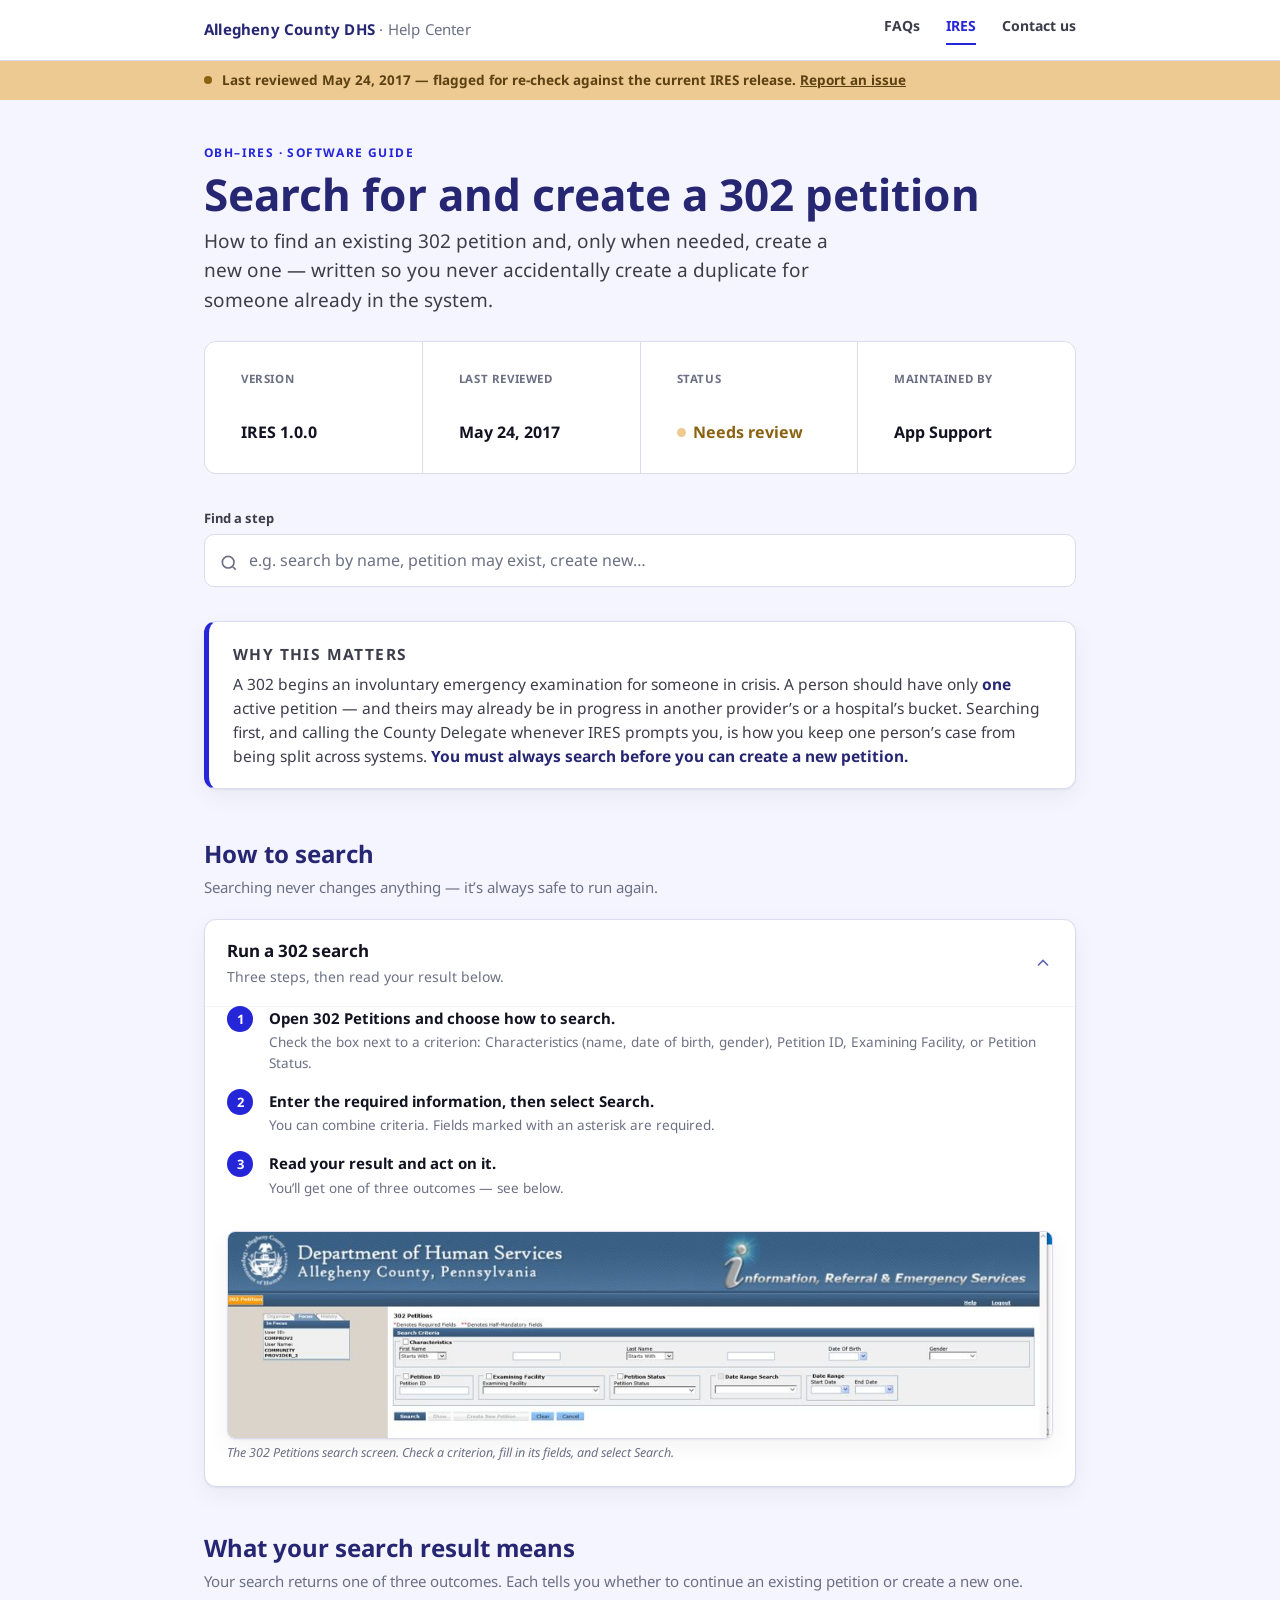
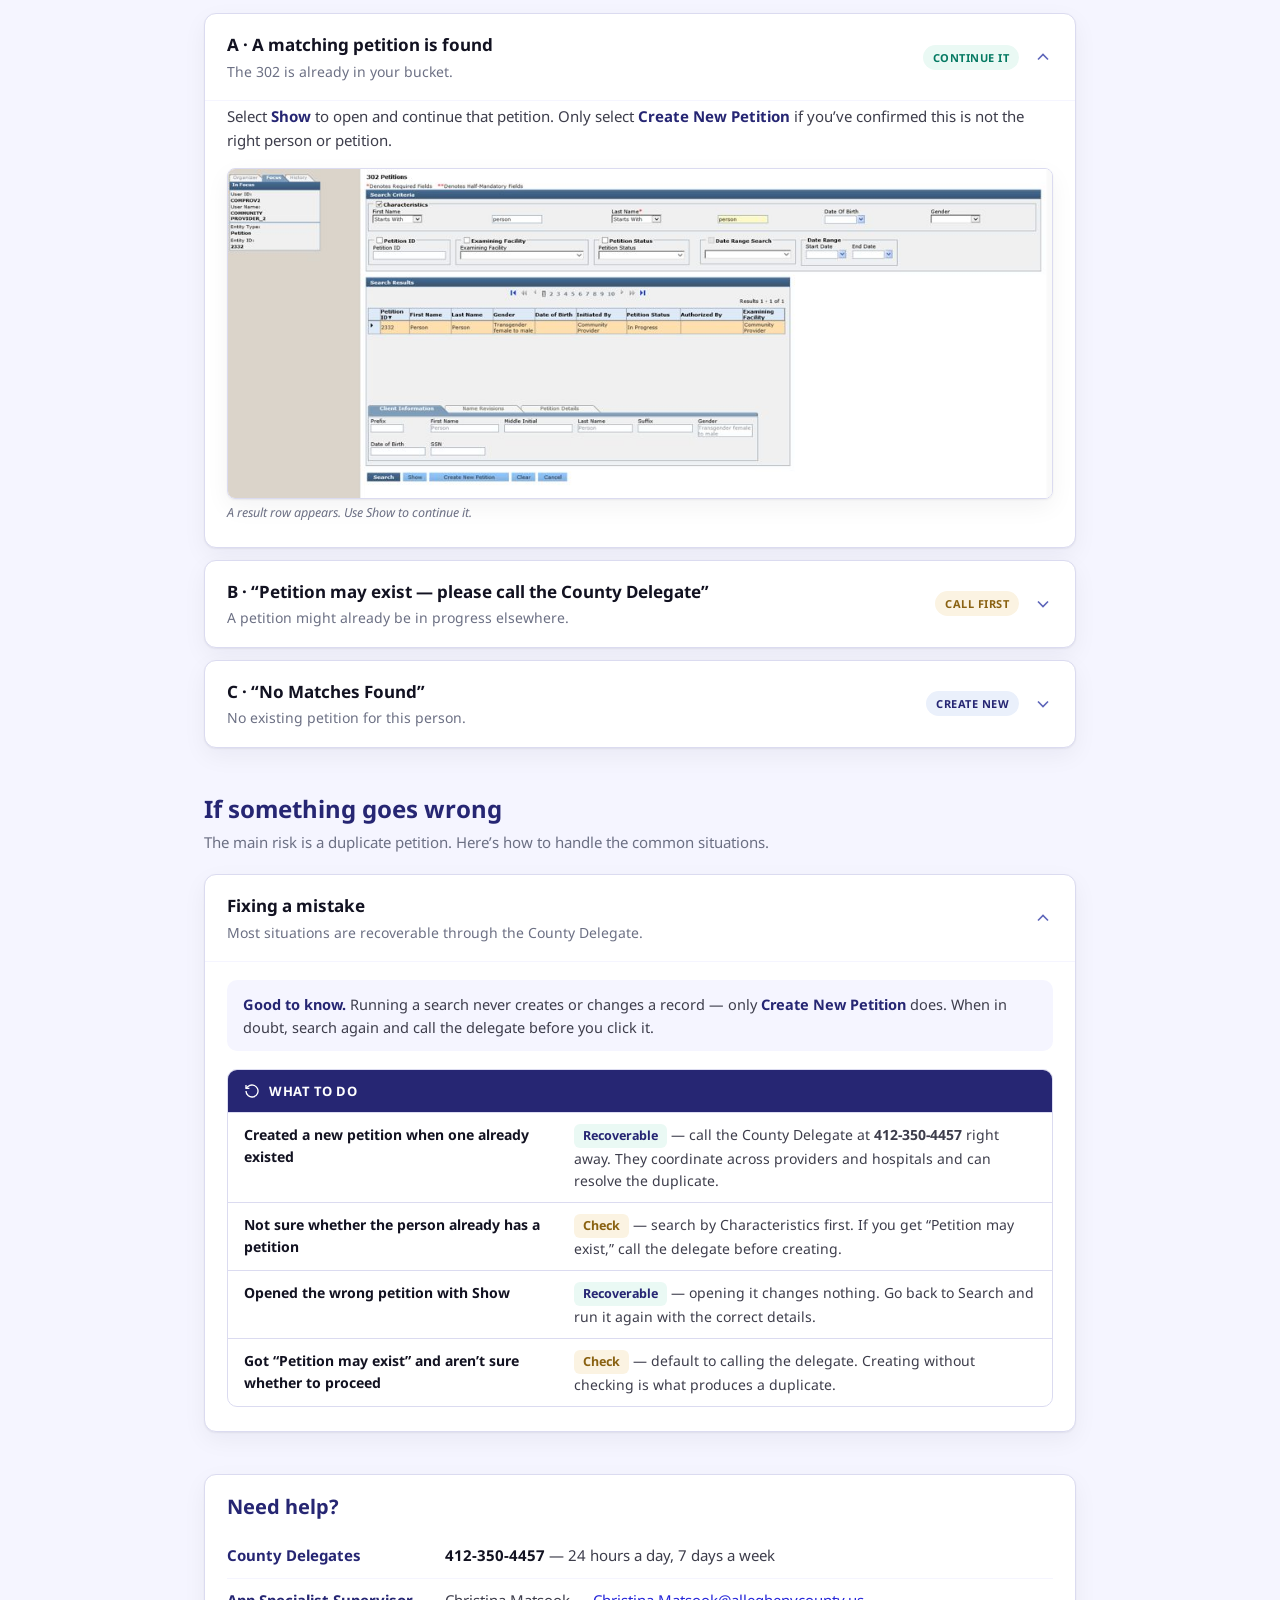
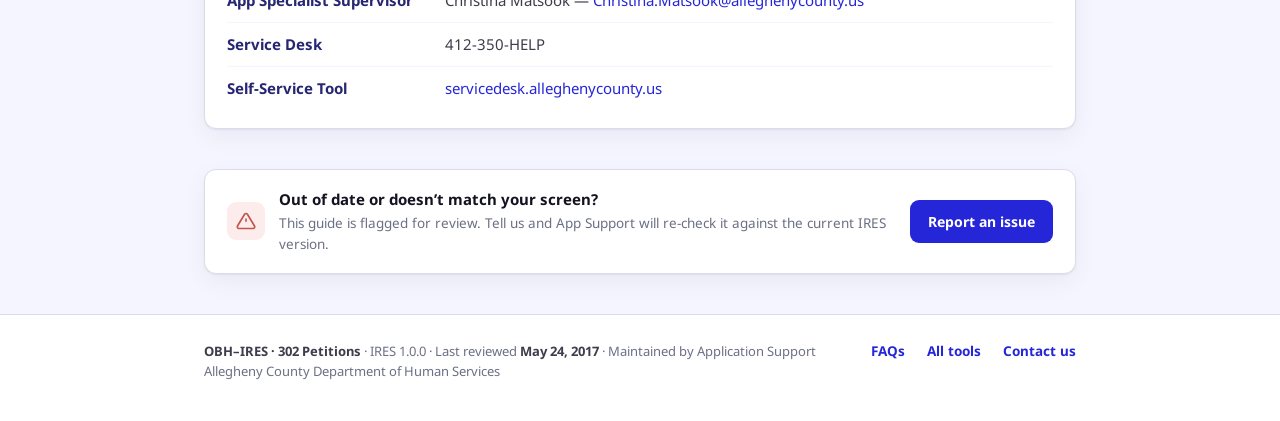
<file: 302-petition-guide-page.html>
<!DOCTYPE html>
<html lang="en">
<head>
<meta charset="UTF-8">
<meta name="viewport" content="width=device-width, initial-scale=1.0">
<title>302 Petitions — IRES Software Guide</title>
<link rel="preconnect" href="https://fonts.googleapis.com">
<link rel="preconnect" href="https://fonts.gstatic.com" crossorigin>
<link href="https://fonts.googleapis.com/css2?family=Noto+Sans:wght@300;400;700&display=swap" rel="stylesheet">
<style>
  :root{
    --white:#FFFFFF; --smoke:#F5F5FF; --ash:#DBDBF0;
    --black:#121221; --slate:#3D3D4B; --stone:#6C7084;
    --blue:#2626D9; --light-blue:#5E66BA; --dark-blue:#262673;
    --green:#05DEB4; --yellow:#EDCA91; --red:#ED9489; --sky:#ACD0FF;
    --radius:12px; --shadow:0 1px 2px rgba(18,18,33,.06), 0 8px 24px rgba(18,18,33,.05);
  }
  *{box-sizing:border-box;}
  body{margin:0; font-family:'Noto Sans',system-ui,sans-serif; color:var(--black); background:var(--smoke); line-height:1.55; -webkit-font-smoothing:antialiased;}
  a{color:var(--blue); text-decoration:none;}
  a:hover{text-decoration:underline; color:var(--dark-blue);}
  :focus-visible{outline:3px solid var(--light-blue); outline-offset:2px; border-radius:4px;}
  .wrap{max-width:920px; margin:0 auto; padding:0 24px;}

  .topbar{background:var(--white); border-bottom:1px solid var(--ash);}
  .topbar .wrap{display:flex; align-items:center; justify-content:space-between; height:60px;}
  .brand{font-weight:700; font-size:15px; color:var(--dark-blue); letter-spacing:.2px;}
  .brand span{color:var(--stone); font-weight:400;}
  .nav{display:flex; gap:26px; font-size:14px; font-weight:700;}
  .nav a{color:var(--slate);}
  .nav a.active{color:var(--blue);}
  .nav a.active::after{content:""; display:block; height:2px; background:var(--blue); margin-top:6px;}

  /* review notice = Yellow "warning / in progress" signal */
  .notice{background:var(--yellow); color:#5c4112;}
  .notice .wrap{display:flex; align-items:center; gap:10px; padding:9px 24px; font-size:13.5px; font-weight:700;}
  .notice .dot{width:8px;height:8px;border-radius:50%;background:#8a6212;flex:none;}
  .notice a{color:#5c4112; text-decoration:underline;}

  .hero{padding:44px 0 8px;}
  .eyebrow{font-size:12px; font-weight:700; letter-spacing:1.4px; color:var(--blue); text-transform:uppercase; margin:0 0 8px;}
  h1{font-size:44px; line-height:1.05; font-weight:700; color:var(--dark-blue); margin:0 0 10px;}
  .lede{font-size:19px; color:var(--slate); max-width:660px; margin:0 0 26px;}

  .trust{display:grid; grid-template-columns:repeat(4,1fr); gap:1px; background:var(--ash); border:1px solid var(--ash); border-radius:var(--radius); overflow:hidden; margin-bottom:34px;}
  .trust div{background:var(--white); padding:14px 18px;}
  .trust .k{font-size:11.5px; font-weight:700; letter-spacing:.6px; text-transform:uppercase; color:var(--stone); margin-bottom:4px;}
  .trust .v{font-size:16px; font-weight:700; color:var(--black);}
  .trust .v.warn{color:#8a6212; display:flex; align-items:center; gap:7px;}
  .trust .v.warn::before{content:""; width:9px; height:9px; border-radius:50%; background:var(--yellow);}

  .search{position:relative; margin-bottom:34px;}
  .search label{display:block; font-size:13px; font-weight:700; color:var(--slate); margin-bottom:6px;}
  .search input{width:100%; font:inherit; font-size:16px; color:var(--black); padding:13px 16px 13px 44px; background:var(--white); border:1.5px solid var(--ash); border-radius:10px;}
  .search input::placeholder{color:var(--stone);}
  .search input:focus{border-color:var(--blue); outline:none; box-shadow:0 0 0 3px rgba(38,38,217,.12);}
  .search svg{position:absolute; left:15px; bottom:14px; width:20px; height:20px; stroke:var(--stone);}

  .callout{background:var(--white); border:1px solid var(--ash); border-left:5px solid var(--blue); border-radius:var(--radius); padding:20px 24px; margin-bottom:38px; box-shadow:var(--shadow);}
  .callout .eyebrow{margin-bottom:6px;}
  .callout p{margin:0; color:var(--slate); font-size:15.5px;}
  .callout b{color:var(--dark-blue);}

  h2{font-size:24px; font-weight:700; color:var(--dark-blue); margin:0 0 4px;}
  .sub{color:var(--stone); font-size:15px; margin:0 0 20px;}

  .tasks{display:flex; flex-direction:column; gap:12px; margin-bottom:42px;}
  .card{background:var(--white); border:1px solid var(--ash); border-radius:var(--radius); box-shadow:var(--shadow); overflow:hidden;}
  .card-head{display:flex; align-items:center; gap:14px; padding:18px 22px; cursor:pointer; width:100%; text-align:left; background:none; border:none; font:inherit;}
  .card-head:hover{background:var(--smoke);}
  .card-title{font-size:17px; font-weight:700; color:var(--black); margin:0;}
  .card-desc{font-size:14px; color:var(--stone); margin:2px 0 0;}
  .card-main{flex:1; min-width:0;}
  .tag{font-size:11px; font-weight:700; letter-spacing:.5px; text-transform:uppercase; padding:4px 10px; border-radius:20px; white-space:nowrap;}
  .tag.continue{background:#EAF9F4; color:#067a63;}
  .tag.new{background:#EAF0FB; color:var(--dark-blue);}
  .tag.call{background:#FBF3E2; color:#8a6212;}
  .chev{width:20px;height:20px;stroke:var(--light-blue);flex:none;transition:transform .2s;}
  .card[open] .chev{transform:rotate(180deg);}
  .card-body{padding:0 22px 24px; border-top:1px solid var(--smoke);}
  .card-body .why{font-size:14.5px; color:var(--slate); background:var(--smoke); border-radius:10px; padding:13px 16px; margin:18px 0;}
  .card-body .why b{color:var(--dark-blue);}
  .card-body ol{margin:0 0 4px; padding-left:0; counter-reset:step; list-style:none;}
  .card-body ol li{position:relative; padding:0 0 16px 42px; counter-increment:step; font-size:15px;}
  .card-body ol li::before{content:counter(step); position:absolute; left:0; top:-1px; width:26px; height:26px; border-radius:50%; background:var(--blue); color:#fff; font-size:13px; font-weight:700; display:flex; align-items:center; justify-content:center;}
  .card-body ol li b{color:var(--black);}
  .card-body ol li span{display:block; color:var(--stone); font-size:13.5px; margin-top:2px;}
  .card-body p.do{font-size:15px; color:var(--slate); margin:4px 0 0;}
  .card-body p.do b{color:var(--dark-blue);}
  .shot{width:100%; height:auto; display:block; border:1px solid var(--ash); border-radius:8px; margin:16px 0 4px; box-shadow:var(--shadow);}
  .shot-cap{font-size:12.5px; color:var(--stone); font-style:italic; margin:0;}

  .recover{border:1px solid var(--ash); border-radius:10px; overflow:hidden; margin-top:14px;}
  .recover .rh{background:var(--dark-blue); color:#fff; font-size:13px; font-weight:700; letter-spacing:.5px; text-transform:uppercase; padding:11px 16px; display:flex; align-items:center; gap:9px;}
  .recover table{width:100%; border-collapse:collapse; font-size:14px;}
  .recover td{padding:11px 16px; border-top:1px solid var(--ash); vertical-align:top; color:var(--slate);}
  .recover tr td:first-child{font-weight:700; color:var(--black); width:40%;}
  .recover .yes{display:inline-block; font-weight:700; color:var(--dark-blue); background:#EAF9F4; padding:2px 9px; border-radius:6px; font-size:12.5px;}
  .recover .chk{display:inline-block; font-weight:700; color:#8a6212; background:#FBF3E2; padding:2px 9px; border-radius:6px; font-size:12.5px;}

  .contacts{background:var(--white); border:1px solid var(--ash); border-radius:var(--radius); box-shadow:var(--shadow); overflow:hidden; margin-bottom:40px;}
  .contacts .ch{padding:16px 22px 4px;}
  .contacts dl{margin:0; padding:8px 22px 18px;}
  .contacts .row{display:flex; gap:18px; padding:10px 0; border-top:1px solid var(--smoke); font-size:15px;}
  .contacts .row:first-child{border-top:none;}
  .contacts dt{flex:0 0 200px; font-weight:700; color:var(--dark-blue);}
  .contacts dd{margin:0; color:var(--slate);}

  .report{background:var(--white); border:1px solid var(--ash); border-radius:var(--radius); padding:18px 22px; display:flex; align-items:center; gap:14px; margin-bottom:40px; box-shadow:var(--shadow);}
  .report .ic{width:38px;height:38px;border-radius:9px;background:#FCEDEC;display:flex;align-items:center;justify-content:center;flex:none;}
  .report .ic svg{width:20px;height:20px;stroke:#c0564f;}
  .report b{display:block; font-size:15px; color:var(--black);}
  .report p{margin:1px 0 0; font-size:13.5px; color:var(--stone);}
  .report .btn{margin-left:auto;}
  .btn{background:var(--blue); color:#fff; font:inherit; font-size:14px; font-weight:700; border:none; border-radius:9px; padding:11px 18px; cursor:pointer; white-space:nowrap;}
  .btn:hover{background:var(--dark-blue);}

  footer{border-top:1px solid var(--ash); background:var(--white);}
  footer .wrap{padding:26px 24px 40px; display:flex; flex-wrap:wrap; gap:18px 40px; align-items:baseline; justify-content:space-between;}
  footer .meta{font-size:13px; color:var(--stone);}
  footer .meta b{color:var(--slate);}
  footer .flinks{display:flex; gap:22px; font-size:13.5px; font-weight:700;}

  @media (max-width:680px){
    h1{font-size:33px;}
    .trust{grid-template-columns:repeat(2,1fr);}
    .nav{gap:16px; font-size:13px;} .brand span{display:none;}
    .report{flex-wrap:wrap;} .report .btn{margin-left:0; width:100%;}
    .contacts dt{flex-basis:130px;}
  }
  @media (prefers-reduced-motion:reduce){*{transition:none!important;}}
</style>
</head>
<body>

  <div class="topbar"><div class="wrap">
    <div class="brand">Allegheny County DHS <span>· Help Center</span></div>
    <nav class="nav" aria-label="Help sections">
      <a href="#">FAQs</a>
      <a href="#" class="active" aria-current="page">IRES</a>
      <a href="#">Contact us</a>
    </nav>
  </div></div>

  <!-- review notice (yellow = needs review) -->
  <div class="notice"><div class="wrap">
    <span class="dot" aria-hidden="true"></span>
    <span>Last reviewed May 24, 2017 — flagged for re-check against the current IRES release. <a href="#">Report an issue</a></span>
  </div></div>

  <main class="wrap">
    <section class="hero">
      <p class="eyebrow">OBH–IRES · Software guide</p>
      <h1>Search for and create a 302 petition</h1>
      <p class="lede">How to find an existing 302 petition and, only when needed, create a new one — written so you never accidentally create a duplicate for someone already in the system.</p>

      <div class="trust">
        <div><div class="k">Version</div><div class="v">IRES 1.0.0</div></div>
        <div><div class="k">Last reviewed</div><div class="v">May 24, 2017</div></div>
        <div><div class="k">Status</div><div class="v warn">Needs review</div></div>
        <div><div class="k">Maintained by</div><div class="v">App Support</div></div>
      </div>

      <div class="search">
        <label for="q">Find a step</label>
        <svg viewBox="0 0 24 24" fill="none" stroke-width="2" aria-hidden="true"><circle cx="11" cy="11" r="7"/><path d="m20 20-3.5-3.5"/></svg>
        <input id="q" type="search" placeholder="e.g. search by name, petition may exist, create new…">
      </div>

      <div class="callout">
        <p class="eyebrow">Why this matters</p>
        <p>A 302 begins an involuntary emergency examination for someone in crisis. A person should have only <b>one</b> active petition — and theirs may already be in progress in another provider’s or a hospital’s bucket. Searching first, and calling the County Delegate whenever IRES prompts you, is how you keep one person’s case from being split across systems. <b>You must always search before you can create a new petition.</b></p>
      </div>
    </section>

    <!-- HOW TO SEARCH -->
    <section>
      <h2>How to search</h2>
      <p class="sub">Searching never changes anything — it’s always safe to run again.</p>
      <div class="tasks">
        <details class="card" id="how-to-search" open>
          <summary class="card-head">
            <div class="card-main">
              <p class="card-title">Run a 302 search</p>
              <p class="card-desc">Three steps, then read your result below.</p>
            </div>
            <svg class="chev" viewBox="0 0 24 24" fill="none" stroke-width="2" aria-hidden="true"><path d="m6 9 6 6 6-6"/></svg>
          </summary>
          <div class="card-body">
            <ol>
              <li><b>Open 302 Petitions and choose how to search.</b><span>Check the box next to a criterion: Characteristics (name, date of birth, gender), Petition ID, Examining Facility, or Petition Status.</span></li>
              <li><b>Enter the required information, then select Search.</b><span>You can combine criteria. Fields marked with an asterisk are required.</span></li>
              <li><b>Read your result and act on it.</b><span>You’ll get one of three outcomes — see below.</span></li>
            </ol>
            <img class="shot" src="[data-uri]" alt="The 302 Petitions search screen with checkboxes for Characteristics, Petition ID, Examining Facility, Petition Status, and Date Range.">
            <p class="shot-cap">The 302 Petitions search screen. Check a criterion, fill in its fields, and select Search.</p>
          </div>
        </details>
      </div>
    </section>

    <!-- WHAT YOUR RESULT MEANS -->
    <section>
      <h2>What your search result means</h2>
      <p class="sub">Your search returns one of three outcomes. Each tells you whether to continue an existing petition or create a new one.</p>
      <div class="tasks">

        <details class="card" id="result-found" open>
          <summary class="card-head">
            <div class="card-main">
              <p class="card-title">A · A matching petition is found</p>
              <p class="card-desc">The 302 is already in your bucket.</p>
            </div>
            <span class="tag continue">Continue it</span>
            <svg class="chev" viewBox="0 0 24 24" fill="none" stroke-width="2" aria-hidden="true"><path d="m6 9 6 6 6-6"/></svg>
          </summary>
          <div class="card-body">
            <p class="do">Select <b>Show</b> to open and continue that petition. Only select <b>Create New Petition</b> if you’ve confirmed this is not the right person or petition.</p>
            <img class="shot" src="[data-uri]" alt="Search results listing one matching petition, with Show and Create New Petition buttons below.">
            <p class="shot-cap">A result row appears. Use Show to continue it.</p>
          </div>
        </details>

        <details class="card" id="result-may-exist">
          <summary class="card-head">
            <div class="card-main">
              <p class="card-title">B · “Petition may exist — please call the County Delegate”</p>
              <p class="card-desc">A petition might already be in progress elsewhere.</p>
            </div>
            <span class="tag call">Call first</span>
            <svg class="chev" viewBox="0 0 24 24" fill="none" stroke-width="2" aria-hidden="true"><path d="m6 9 6 6 6-6"/></svg>
          </summary>
          <div class="card-body">
            <p class="do"><b>Don’t create a petition yet.</b> Call the County Delegate at <b>412-350-4457</b> to check whether one is already in progress in another provider’s or a hospital’s bucket. If one exists, you likely don’t need a new one. Create a new petition only after the delegate confirms there isn’t.</p>
            <img class="shot" src="[data-uri]" alt="Pop-up reading Petition may exist, please call the County Delegate, with OK and Create New Petition buttons.">
            <p class="shot-cap">This pop-up means: pause and call the delegate before creating.</p>
          </div>
        </details>

        <details class="card" id="result-no-match">
          <summary class="card-head">
            <div class="card-main">
              <p class="card-title">C · “No Matches Found”</p>
              <p class="card-desc">No existing petition for this person.</p>
            </div>
            <span class="tag new">Create new</span>
            <svg class="chev" viewBox="0 0 24 24" fill="none" stroke-width="2" aria-hidden="true"><path d="m6 9 6 6 6-6"/></svg>
          </summary>
          <div class="card-body">
            <p class="do">Select <b>Create New Petition</b> to start a new 302.</p>
            <img class="shot" src="[data-uri]" alt="Pop-up reading No Matches Found, with OK and Create New Petition buttons.">
            <p class="shot-cap">No match — safe to create a new petition.</p>
          </div>
        </details>

      </div>
    </section>

    <!-- IF SOMETHING GOES WRONG -->
    <section>
      <h2>If something goes wrong</h2>
      <p class="sub">The main risk is a duplicate petition. Here’s how to handle the common situations.</p>
      <div class="tasks">
        <details class="card" id="recovery" open>
          <summary class="card-head">
            <div class="card-main">
              <p class="card-title">Fixing a mistake</p>
              <p class="card-desc">Most situations are recoverable through the County Delegate.</p>
            </div>
            <svg class="chev" viewBox="0 0 24 24" fill="none" stroke-width="2" aria-hidden="true"><path d="m6 9 6 6 6-6"/></svg>
          </summary>
          <div class="card-body">
            <div class="why"><b>Good to know.</b> Running a search never creates or changes a record — only <b>Create New Petition</b> does. When in doubt, search again and call the delegate before you click it.</div>
            <div class="recover">
              <div class="rh">
                <svg viewBox="0 0 24 24" fill="none" stroke="currentColor" stroke-width="2" style="width:16px;height:16px" aria-hidden="true"><path d="M3 12a9 9 0 1 0 3-6.7L3 8"/><path d="M3 3v5h5"/></svg>
                What to do
              </div>
              <table>
                <tr><td>Created a new petition when one already existed</td><td><span class="yes">Recoverable</span> — call the County Delegate at <b>412-350-4457</b> right away. They coordinate across providers and hospitals and can resolve the duplicate.</td></tr>
                <tr><td>Not sure whether the person already has a petition</td><td><span class="chk">Check</span> — search by Characteristics first. If you get “Petition may exist,” call the delegate before creating.</td></tr>
                <tr><td>Opened the wrong petition with Show</td><td><span class="yes">Recoverable</span> — opening it changes nothing. Go back to Search and run it again with the correct details.</td></tr>
                <tr><td>Got “Petition may exist” and aren’t sure whether to proceed</td><td><span class="chk">Check</span> — default to calling the delegate. Creating without checking is what produces a duplicate.</td></tr>
              </table>
            </div>
          </div>
        </details>
      </div>
    </section>

    <!-- NEED HELP -->
    <section>
      <div class="contacts">
        <div class="ch"><h2 style="font-size:20px;margin:0;">Need help?</h2></div>
        <dl>
          <div class="row"><dt>County Delegates</dt><dd><b style="color:var(--black)">412-350-4457</b> — 24 hours a day, 7 days a week</dd></div>
          <div class="row"><dt>App Specialist Supervisor</dt><dd>Christina Matsook — <a href="mailto:Christina.Matsook@alleghenycounty.us">Christina.Matsook@alleghenycounty.us</a></dd></div>
          <div class="row"><dt>Service Desk</dt><dd>412-350-HELP</dd></div>
          <div class="row"><dt>Self-Service Tool</dt><dd><a href="http://servicedesk.alleghenycounty.us">servicedesk.alleghenycounty.us</a></dd></div>
        </dl>
      </div>
    </section>

    <div class="report">
      <div class="ic" aria-hidden="true"><svg viewBox="0 0 24 24" fill="none" stroke="currentColor" stroke-width="2"><path d="M12 9v4"/><path d="M12 17h.01"/><path d="M10.3 3.9 1.8 18a2 2 0 0 0 1.7 3h17a2 2 0 0 0 1.7-3L13.7 3.9a2 2 0 0 0-3.4 0Z"/></svg></div>
      <div>
        <b>Out of date or doesn’t match your screen?</b>
        <p>This guide is flagged for review. Tell us and App Support will re-check it against the current IRES version.</p>
      </div>
      <button class="btn">Report an issue</button>
    </div>
  </main>

  <footer><div class="wrap">
    <div class="meta">
      <b>OBH–IRES · 302 Petitions</b> · IRES 1.0.0 · Last reviewed <b>May 24, 2017</b> · Maintained by Application Support<br>
      Allegheny County Department of Human Services
    </div>
    <div class="flinks">
      <a href="#">FAQs</a>
      <a href="#">All tools</a>
      <a href="#">Contact us</a>
    </div>
  </div></footer>

</body>
</html>
</file>
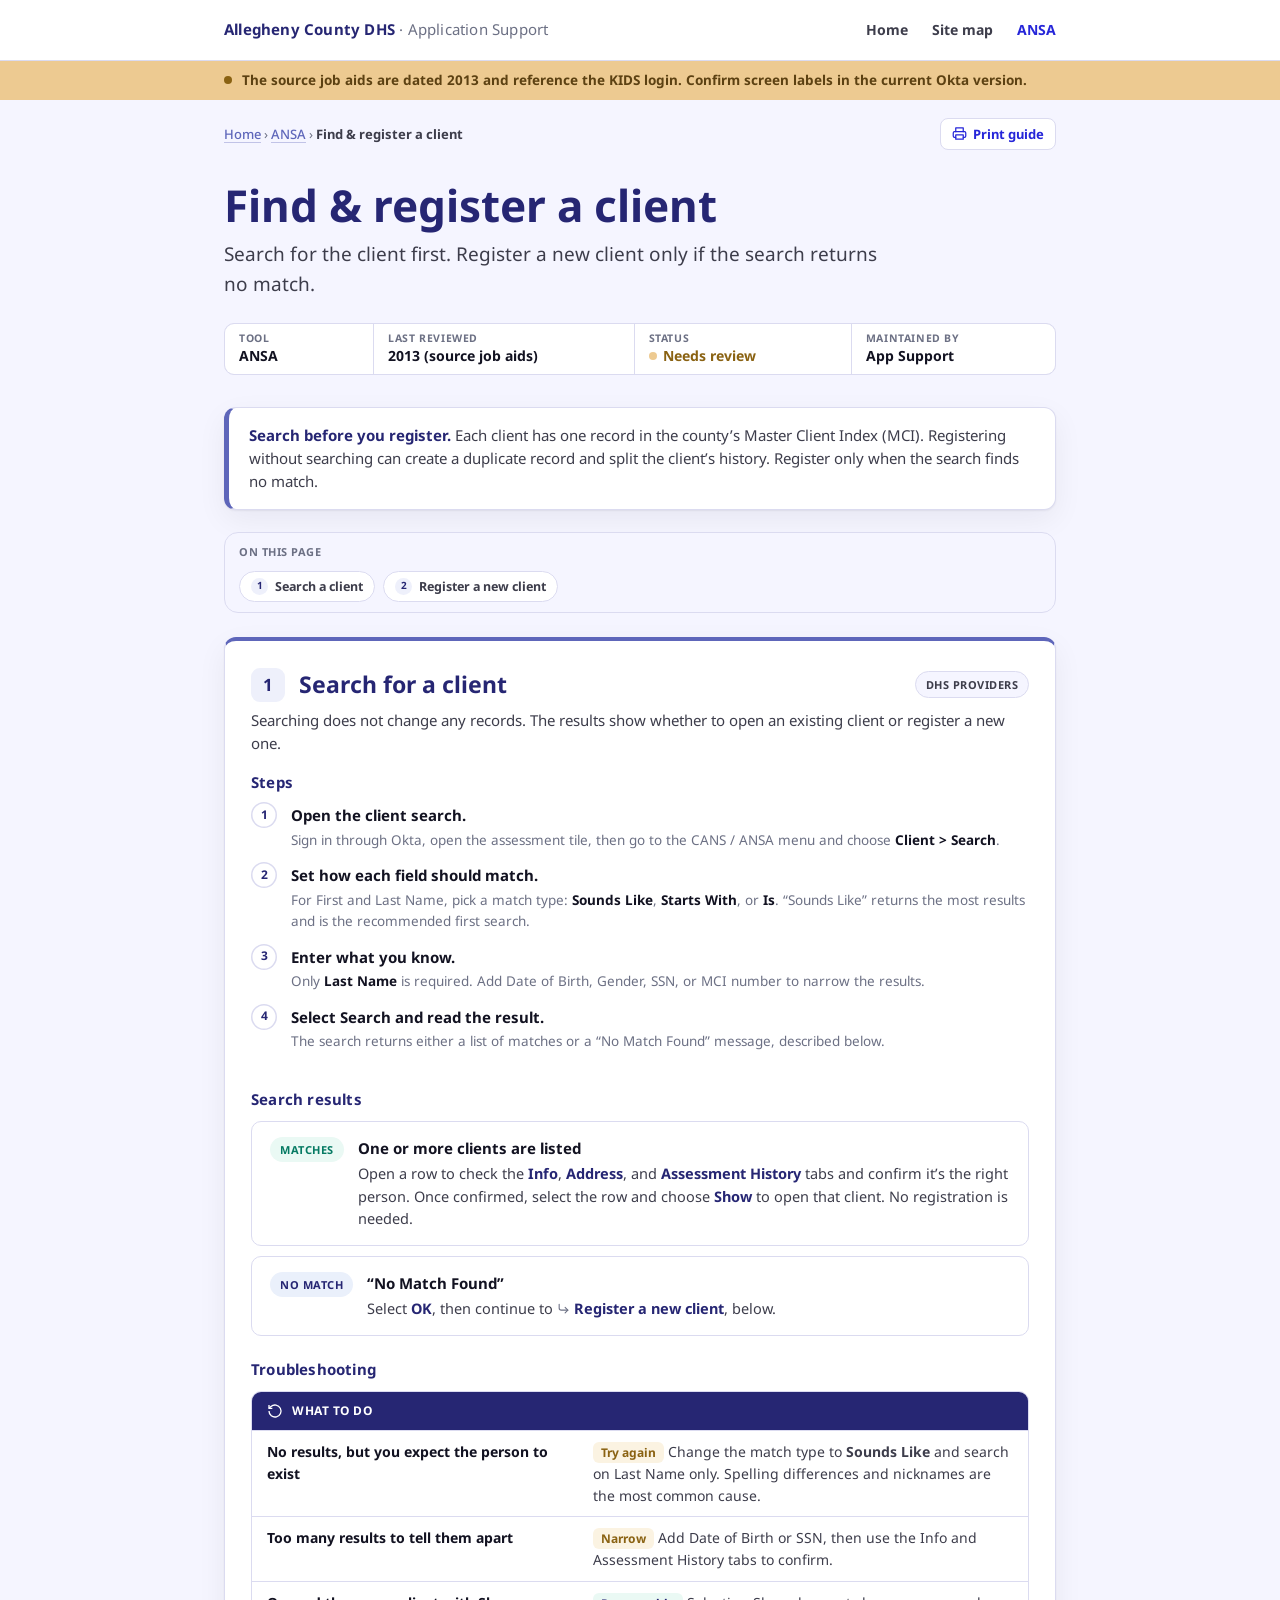
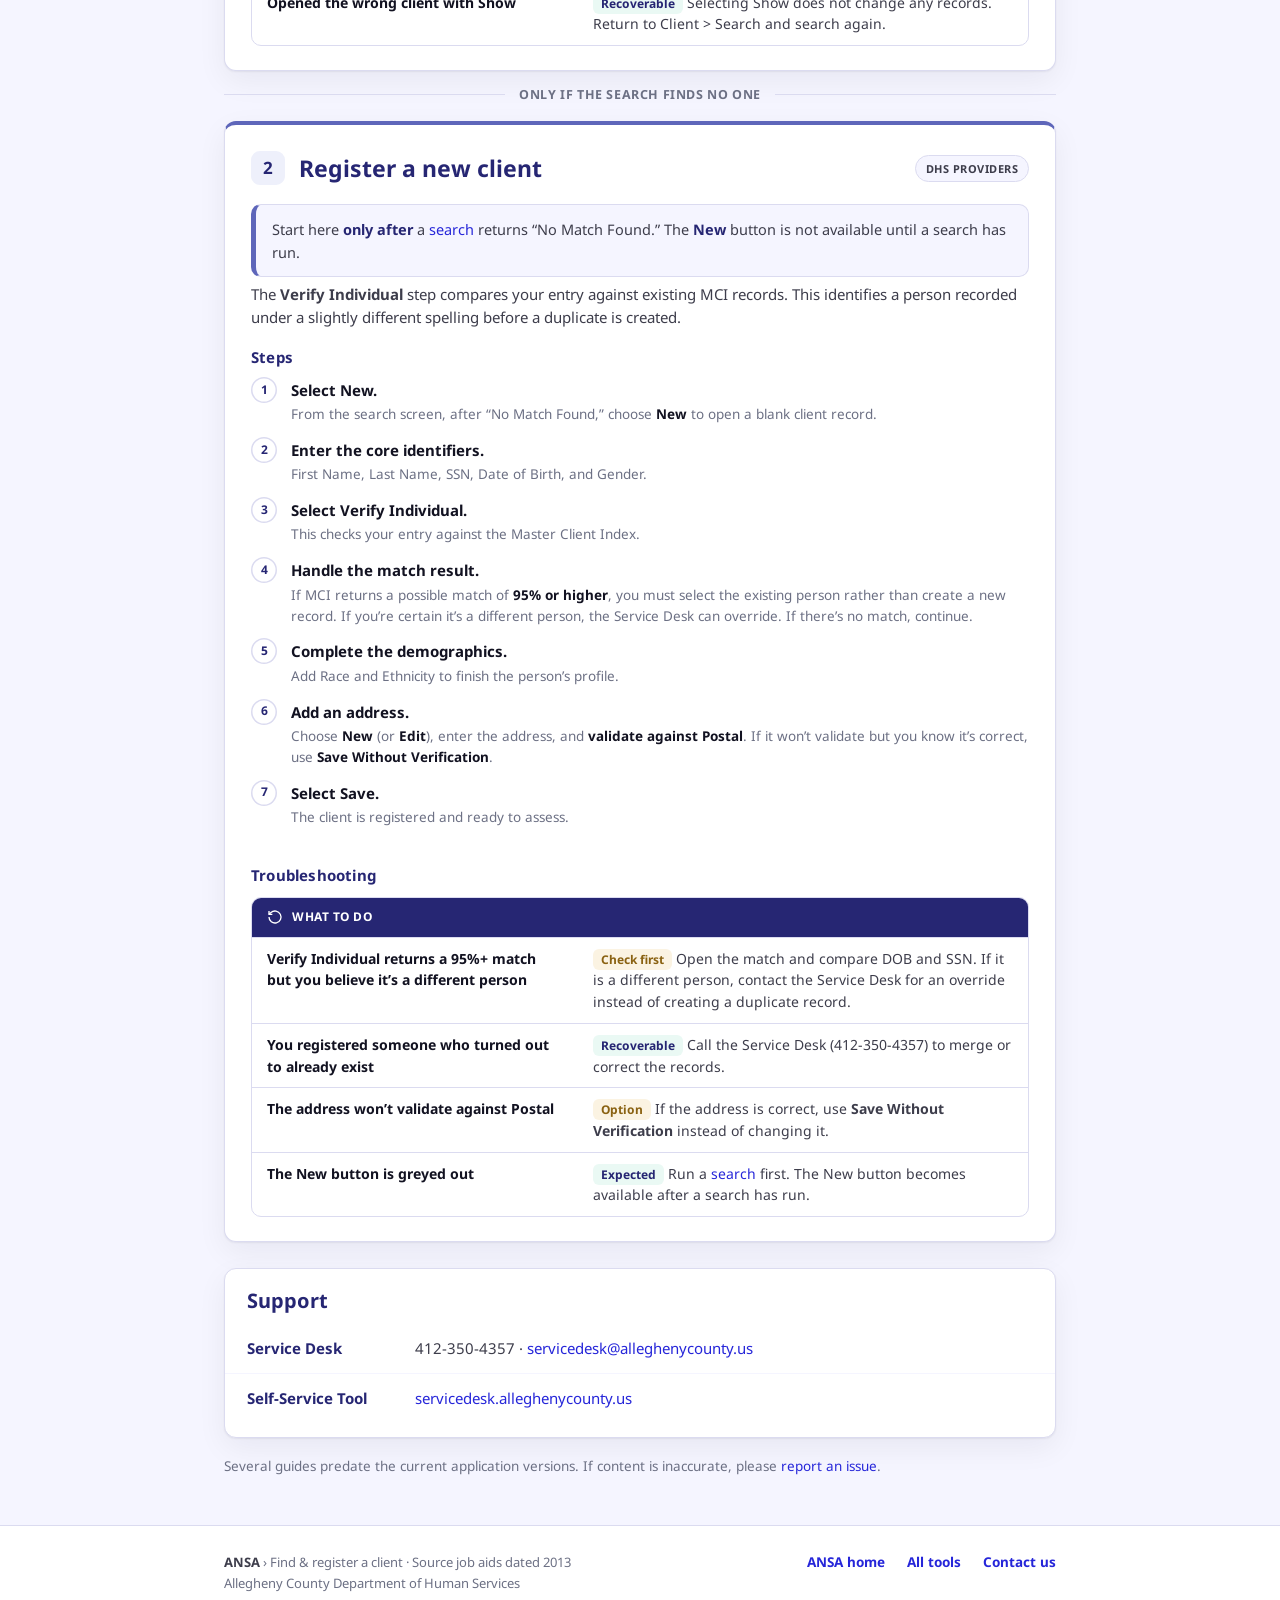
<file: ansa-find-register-client.html>
<!DOCTYPE html>
<html lang="en"><head>
<meta charset="UTF-8"><meta name="viewport" content="width=device-width, initial-scale=1.0">
<title>Find & register a client | ANSA</title>
<link rel="stylesheet" href="acdhs.css"><link rel="stylesheet" href="tool-page.css">

<style>
  .bucket .aids{font-size:13px;color:var(--stone);margin-top:auto;}
  .bucket .aids span{display:inline-block;background:var(--smoke);border:1px solid var(--ash);border-radius:6px;padding:2px 8px;margin:0 5px 5px 0;color:var(--slate);}
  .bucket .foot{margin-top:12px;display:flex;align-items:baseline;gap:12px;}
  .bucket.soon .go{color:var(--stone);}
  .bucket.feat{border-color:var(--light-blue);}
  /* ANSA guide components: step sections, results, bridge */
  section.block{margin-bottom:40px;}
  ol.steps li span{display:block;color:var(--stone);font-size:13.5px;margin-top:2px;}
  .results{display:flex;flex-direction:column;gap:10px;}
  .res{background:var(--white);border:1px solid var(--ash);border-radius:10px;padding:15px 18px;display:flex;gap:14px;align-items:flex-start;}
  .res .rt{font-size:15px;font-weight:700;color:var(--black);margin:0 0 2px;}
  .res p{margin:0;font-size:14.5px;color:var(--slate);}
  .res p b{color:var(--dark-blue);}
  .stepsec{scroll-margin-top:120px;background:var(--white);border:1px solid var(--ash);border-top:4px solid var(--light-blue);border-radius:var(--radius);box-shadow:var(--shadow);padding:6px 26px 24px;margin-bottom:14px;}
  .stephead{display:flex;align-items:center;gap:14px;padding:20px 0 4px;flex-wrap:wrap;}
  .stephead .bignum{width:34px;height:34px;border-radius:9px;background:#EEF0FB;color:var(--dark-blue);font-weight:700;font-size:17px;display:flex;align-items:center;justify-content:center;flex:none;}
  .stephead h2{margin:0;font-size:23px;}
  .stephead .tag{margin-left:auto;}
  .stepsec h3{font-size:15px;color:var(--dark-blue);margin:22px 0 10px;letter-spacing:.2px;}
  .stepsec h3:first-of-type{margin-top:16px;}
  .bridge{display:flex;align-items:center;gap:14px;margin:6px 0 16px;color:var(--stone);font-size:12.5px;font-weight:700;text-transform:uppercase;letter-spacing:.6px;}
  .bridge::before,.bridge::after{content:"";height:1px;background:var(--ash);flex:1;}
  .pre{font-size:14.5px;color:var(--slate);background:var(--smoke);border:1px solid var(--ash);border-left:5px solid var(--light-blue);border-radius:10px;padding:13px 16px;margin:0 0 6px;}
  .pre b{color:var(--dark-blue);}
  @media (max-width:680px){.contacts dt{flex-basis:130px;} .subnav{top:56px;} .stephead .tag{margin-left:0;}}
</style>

</head><body>
<div class="topbar"><div class="wrap-narrow">
  <div class="brand">Allegheny County DHS <span>· Application Support</span></div>
  <nav class="nav" aria-label="Sections"><a href="index.html">Home</a><a href="dhs-sitemap.html">Site map</a><a href="ansa-landing.html" class="active">ANSA</a></nav>
</div></div><div class="notice"><div class="wrap-narrow">
  <span class="dot" aria-hidden="true"></span><span>The source job aids are dated 2013 and reference the KIDS login. Confirm screen labels in the current Okta version.</span>
</div></div><main class="wrap-narrow">
  <div class="crumb has-actions"><span class="trail"><a href="index.html">Home</a> › <a href="ansa-landing.html">ANSA</a> › <b>Find &amp; register a client</b></span><button type="button" class="print-btn"><svg viewBox="0 0 24 24" aria-hidden="true"><path d="M6 9V3h12v6"/><path d="M6 18H4a2 2 0 0 1-2-2v-5a2 2 0 0 1 2-2h16a2 2 0 0 1 2 2v5a2 2 0 0 1-2 2h-2"/><rect x="6" y="14" width="12" height="7"/></svg>Print guide</button></div>
  <section class="hero">
    <h1>Find &amp; register a client</h1><p class="print-meta"></p>
    <p class="lede">Search for the client first. Register a new client only if the search returns no match.</p>
    <div class="trust"><div><div class="k">Tool</div><div class="v">ANSA</div></div><div><div class="k">Last reviewed</div><div class="v">2013 (source job aids)</div></div><div><div class="k">Status</div><div class="v warn">Needs review</div></div><div><div class="k">Maintained by</div><div class="v">App Support</div></div></div>
  </section>

  <div class="why"><b>Search before you register.</b> Each client has one record in the county’s Master Client Index (MCI). Registering without searching can create a duplicate record and split the client’s history. Register only when the search finds no match.</div>

  <nav class="subnav" aria-label="On this page">
    <span class="lab">On this page</span>
    <a href="#search"><span class="n">1</span> Search a client</a>
    <a href="#register"><span class="n">2</span> Register a new client</a>
  </nav>

  <!-- STEP 1 -->
  <section class="stepsec" id="search">
    <div class="stephead">
      <span class="bignum">1</span>
      <h2>Search for a client</h2>
      <span class="tag role">DHS Providers</span>
    </div>
    <p style="color:var(--slate);margin:2px 0 0;font-size:15px">Searching does not change any records. The results show whether to open an existing client or register a new one.</p>

    <h3>Steps</h3>
    <ol class="steps">
      <li><b>Open the client search.</b><span>Sign in through Okta, open the assessment tile, then go to the CANS / ANSA menu and choose <b>Client &gt; Search</b>.</span></li>
      <li><b>Set how each field should match.</b><span>For First and Last Name, pick a match type: <b>Sounds Like</b>, <b>Starts With</b>, or <b>Is</b>. “Sounds Like” returns the most results and is the recommended first search.</span></li>
      <li><b>Enter what you know.</b><span>Only <b>Last Name</b> is required. Add Date of Birth, Gender, SSN, or MCI number to narrow the results.</span></li>
      <li><b>Select Search and read the result.</b><span>The search returns either a list of matches or a “No Match Found” message, described below.</span></li>
    </ol>

    <h3>Search results</h3>
    <div class="results">
      <div class="res"><span class="tag ok">Matches</span><div><p class="rt">One or more clients are listed</p><p>Open a row to check the <b>Info</b>, <b>Address</b>, and <b>Assessment History</b> tabs and confirm it’s the right person. Once confirmed, select the row and choose <b>Show</b> to open that client. No registration is needed.</p></div></div>
      <div class="res"><span class="tag new">No match</span><div><p class="rt">“No Match Found”</p><p>Select <b>OK</b>, then continue to <a class="lk-inline" href="#register"><span class="lk-icon lk-step" aria-hidden="true"></span><b>Register a new client</b></a>, below.</p></div></div>
    </div>

    <h3>Troubleshooting</h3>
    <div class="recover">
      <div class="rh"><svg viewBox="0 0 24 24" fill="none" stroke="currentColor" stroke-width="2" style="width:16px;height:16px"><path d="M3 12a9 9 0 1 0 3-6.7L3 8"/><path d="M3 3v5h5"/></svg> What to do</div>
      <table>
        <tr><td>No results, but you expect the person to exist</td><td><span class="chk">Try again</span> Change the match type to <b>Sounds Like</b> and search on Last Name only. Spelling differences and nicknames are the most common cause.</td></tr>
        <tr><td>Too many results to tell them apart</td><td><span class="chk">Narrow</span> Add Date of Birth or SSN, then use the Info and Assessment History tabs to confirm.</td></tr>
        <tr><td>Opened the wrong client with Show</td><td><span class="yes">Recoverable</span> Selecting Show does not change any records. Return to Client &gt; Search and search again.</td></tr>
      </table>
    </div>
  </section>

  <div class="bridge">Only if the search finds no one</div>

  <!-- STEP 2 -->
  <section class="stepsec" id="register">
    <div class="stephead">
      <span class="bignum">2</span>
      <h2>Register a new client</h2>
      <span class="tag role">DHS Providers</span>
    </div>
    <p class="pre" style="margin-top:14px">Start here <b>only after</b> a <a href="#search">search</a> returns “No Match Found.” The <b>New</b> button is not available until a search has run.</p>
    <p style="color:var(--slate);margin:0 0 4px;font-size:15px">The <b>Verify Individual</b> step compares your entry against existing MCI records. This identifies a person recorded under a slightly different spelling before a duplicate is created.</p>

    <h3>Steps</h3>
    <ol class="steps">
      <li><b>Select New.</b><span>From the search screen, after “No Match Found,” choose <b>New</b> to open a blank client record.</span></li>
      <li><b>Enter the core identifiers.</b><span>First Name, Last Name, SSN, Date of Birth, and Gender.</span></li>
      <li><b>Select Verify Individual.</b><span>This checks your entry against the Master Client Index.</span></li>
      <li><b>Handle the match result.</b><span>If MCI returns a possible match of <b>95% or higher</b>, you must select the existing person rather than create a new record. If you’re certain it’s a different person, the Service Desk can override. If there’s no match, continue.</span></li>
      <li><b>Complete the demographics.</b><span>Add Race and Ethnicity to finish the person’s profile.</span></li>
      <li><b>Add an address.</b><span>Choose <b>New</b> (or <b>Edit</b>), enter the address, and <b>validate against Postal</b>. If it won’t validate but you know it’s correct, use <b>Save Without Verification</b>.</span></li>
      <li><b>Select Save.</b><span>The client is registered and ready to assess.</span></li>
    </ol>

    <h3>Troubleshooting</h3>
    <div class="recover">
      <div class="rh"><svg viewBox="0 0 24 24" fill="none" stroke="currentColor" stroke-width="2" style="width:16px;height:16px"><path d="M3 12a9 9 0 1 0 3-6.7L3 8"/><path d="M3 3v5h5"/></svg> What to do</div>
      <table>
        <tr><td>Verify Individual returns a 95%+ match but you believe it’s a different person</td><td><span class="chk">Check first</span> Open the match and compare DOB and SSN. If it is a different person, contact the Service Desk for an override instead of creating a duplicate record.</td></tr>
        <tr><td>You registered someone who turned out to already exist</td><td><span class="yes">Recoverable</span> Call the Service Desk (412-350-4357) to merge or correct the records.</td></tr>
        <tr><td>The address won’t validate against Postal</td><td><span class="chk">Option</span> If the address is correct, use <b>Save Without Verification</b> instead of changing it.</td></tr>
        <tr><td>The New button is greyed out</td><td><span class="yes">Expected</span> Run a <a href="#search">search</a> first. The New button becomes available after a search has run.</td></tr>
      </table>
    </div>
  </section>

  <section class="block">
    <div class="contacts">
      <div style="padding:16px 22px 4px"><h2 style="font-size:20px;margin:0">Support</h2></div>
      <dl style="margin:0;padding:4px 0 14px">
        <div class="row"><dt>Service Desk</dt><dd>412-350-4357 · <a href="mailto:servicedesk@alleghenycounty.us">servicedesk@alleghenycounty.us</a></dd></div>
        <div class="row"><dt>Self-Service Tool</dt><dd><a href="http://servicedesk.alleghenycounty.us">servicedesk.alleghenycounty.us</a></dd></div>
      </dl>
    </div>
    <p class="report">Several guides predate the current application versions. If content is inaccurate, please <a href="mailto:dhs-servicedesk@alleghenycounty.us?subject=Guide%20issue%3A%20Find%20%26%20register%20a%20client%20%E2%80%94%20ANSA">report an issue</a>.</p>
  </section>
</main><footer><div class="wrap-narrow">
  <div class="meta"><b>ANSA</b> › Find &amp; register a client · Source job aids dated 2013<br>Allegheny County Department of Human Services</div>
  <div class="flinks"><a href="ansa-landing.html">ANSA home</a><a href="dhs-sitemap.html">All tools</a><a href="#">Contact us</a></div>
</div></footer>
<script src="acdhs-print.js"></script></body></html>
</file>
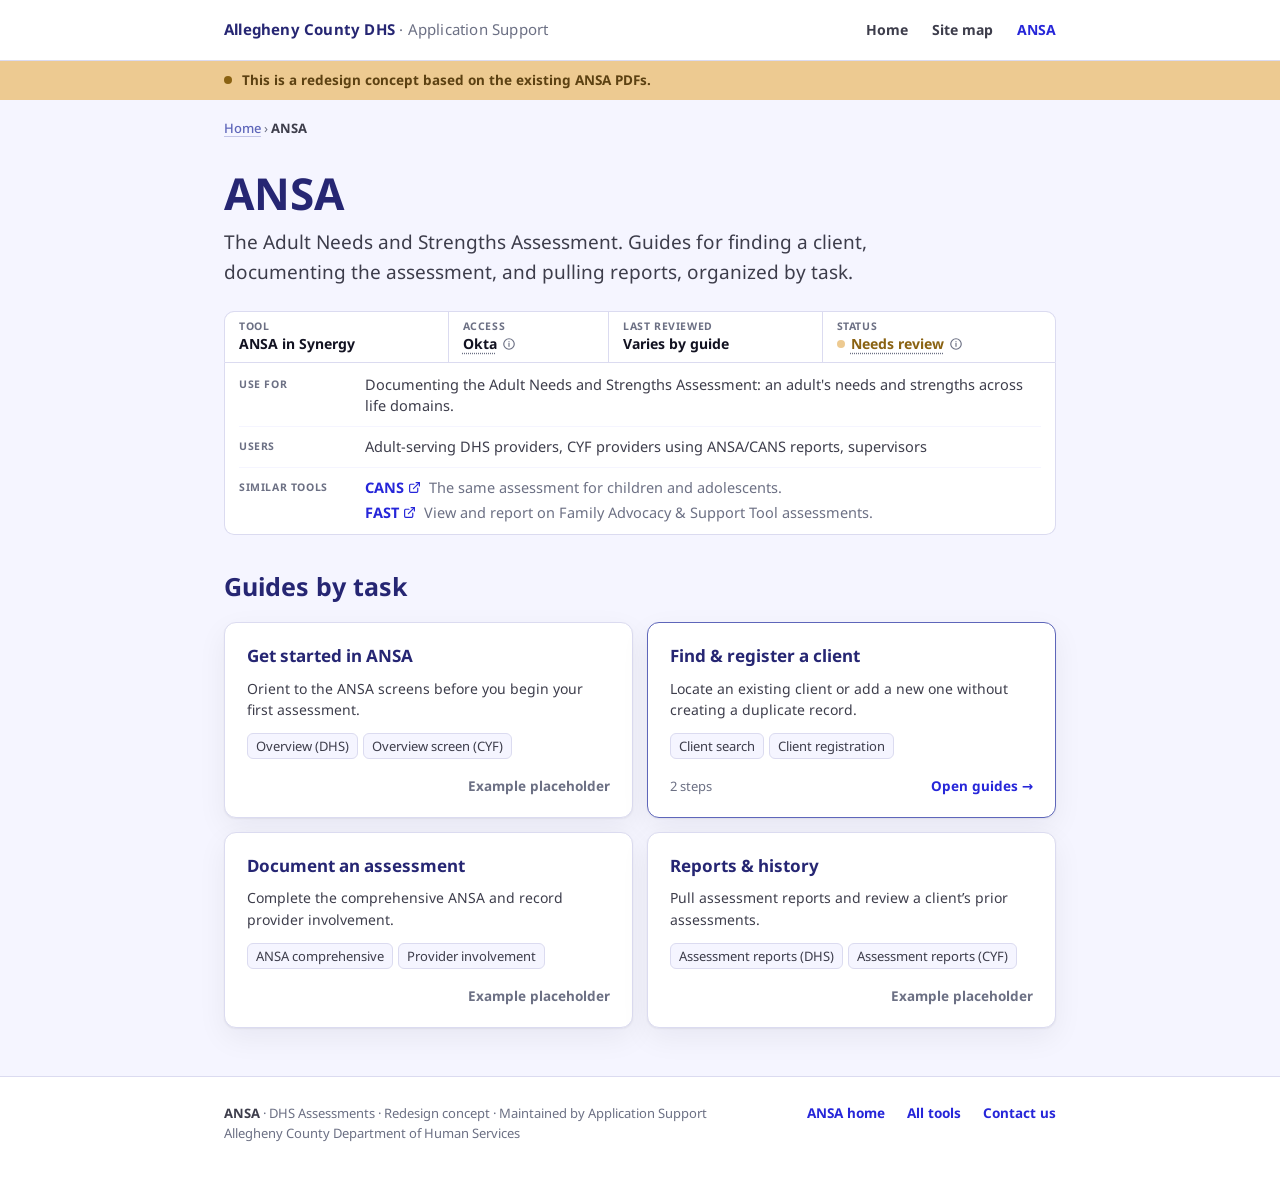
<file: ansa-landing.html>
<!DOCTYPE html>
<html lang="en"><head>
<meta charset="UTF-8"><meta name="viewport" content="width=device-width, initial-scale=1.0">
<title>ANSA: Adult Needs and Strengths Assessment</title>
<link rel="stylesheet" href="acdhs.css"><link rel="stylesheet" href="tool-page.css">

<style>
  .bucket .aids{font-size:13px;color:var(--stone);margin-top:auto;}
  .bucket .aids span{display:inline-block;background:var(--smoke);border:1px solid var(--ash);border-radius:6px;padding:2px 8px;margin:0 5px 5px 0;color:var(--slate);}
  .bucket .foot{margin-top:12px;display:flex;align-items:baseline;gap:12px;}
  .bucket.soon .go{color:var(--stone);}
  .bucket.feat{border-color:var(--light-blue);}
  /* ANSA guide components: step sections, results, bridge */
  section.block{margin-bottom:40px;}
  ol.steps li span{display:block;color:var(--stone);font-size:13.5px;margin-top:2px;}
  .results{display:flex;flex-direction:column;gap:10px;}
  .res{background:var(--white);border:1px solid var(--ash);border-radius:10px;padding:15px 18px;display:flex;gap:14px;align-items:flex-start;}
  .res .rt{font-size:15px;font-weight:700;color:var(--black);margin:0 0 2px;}
  .res p{margin:0;font-size:14.5px;color:var(--slate);}
  .res p b{color:var(--dark-blue);}
  .stepsec{scroll-margin-top:120px;background:var(--white);border:1px solid var(--ash);border-top:4px solid var(--light-blue);border-radius:var(--radius);box-shadow:var(--shadow);padding:6px 26px 24px;margin-bottom:14px;}
  .stephead{display:flex;align-items:center;gap:14px;padding:20px 0 4px;flex-wrap:wrap;}
  .stephead .bignum{width:34px;height:34px;border-radius:9px;background:#EEF0FB;color:var(--dark-blue);font-weight:700;font-size:17px;display:flex;align-items:center;justify-content:center;flex:none;}
  .stephead h2{margin:0;font-size:23px;}
  .stephead .tag{margin-left:auto;}
  .stepsec h3{font-size:15px;color:var(--dark-blue);margin:22px 0 10px;letter-spacing:.2px;}
  .stepsec h3:first-of-type{margin-top:16px;}
  .bridge{display:flex;align-items:center;gap:14px;margin:6px 0 16px;color:var(--stone);font-size:12.5px;font-weight:700;text-transform:uppercase;letter-spacing:.6px;}
  .bridge::before,.bridge::after{content:"";height:1px;background:var(--ash);flex:1;}
  .pre{font-size:14.5px;color:var(--slate);background:var(--smoke);border:1px solid var(--ash);border-left:5px solid var(--light-blue);border-radius:10px;padding:13px 16px;margin:0 0 6px;}
  .pre b{color:var(--dark-blue);}
  @media (max-width:680px){.contacts dt{flex-basis:130px;} .subnav{top:56px;} .stephead .tag{margin-left:0;}}
</style>

<style>html{scroll-behavior:smooth}.bucket{scroll-margin-top:96px}</style>
</head><body>
<div class="topbar"><div class="wrap-narrow">
  <div class="brand">Allegheny County DHS <span>· Application Support</span></div>
  <nav class="nav" aria-label="Sections"><a href="index.html">Home</a><a href="dhs-sitemap.html">Site map</a><a href="ansa-landing.html" class="active">ANSA</a></nav>
</div></div><div class="notice"><div class="wrap-narrow">
  <span class="dot" aria-hidden="true"></span><span>This is a redesign concept based on the existing ANSA PDFs.</span>
</div></div><main class="wrap-narrow">
  <div class="crumb"><a href="index.html">Home</a> › <b>ANSA</b></div>
  <section class="hero">
    <h1>ANSA</h1>
    <p class="lede">The Adult Needs and Strengths Assessment. Guides for finding a client, documenting the assessment, and pulling reports, organized by task.</p>
    <div class="trust"><div><div class="k">Tool</div><div class="v">ANSA in Synergy</div></div><div><div class="k">Access</div><div class="v"><span class="tip"><button type="button" class="tip-btn" aria-describedby="access-tip">Okta<svg viewBox="0 0 24 24" aria-hidden="true"><circle cx="12" cy="12" r="9"/><path d="M12 11v5"/><path d="M12 8h.01"/></svg></button><span class="tip-body" id="access-tip" hidden>Sign in through <b>Okta</b> with your county credentials and open the assessment tile. New users request access through the <a href="https://dhs-forms.alleghenycounty.us/ACDHS/form/ISAR/formperma/iiWU3yuli0w3J57-vyWGmPkgboiZNHQuYGciz313RDY" target="_blank" rel="noopener">ISAR form</a> first.</span></span></div></div><div><div class="k">Last reviewed</div><div class="v">Varies by guide</div></div><div><div class="k">Status</div><div class="v warn"><span class="tip"><button type="button" class="tip-btn" aria-describedby="status-tip">Needs review<svg viewBox="0 0 24 24" aria-hidden="true"><circle cx="12" cy="12" r="9"/><path d="M12 11v5"/><path d="M12 8h.01"/></svg></button><span class="tip-body" id="status-tip" role="tooltip" hidden>Some job aids still show the older KIDS login screen.</span></span></div></div></div><dl class="fit"><div><dt>Use for</dt><dd>Documenting the Adult Needs and Strengths Assessment: an adult&#x27;s needs and strengths across life domains.</dd></div><div><dt>Users</dt><dd>Adult-serving DHS providers, CYF providers using ANSA/CANS reports, supervisors</dd></div><div><dt>Similar tools</dt><dd><ul class="alts"><li><a href="https://dhsapplicationsupport.alleghenycounty.us/application/cans/" target="_blank" rel="noopener">CANS<svg class="ext" viewBox="0 0 24 24" aria-hidden="true"><path d="M15 3h6v6"/><path d="M10 14 21 3"/><path d="M18 13v6a2 2 0 0 1-2 2H5a2 2 0 0 1-2-2V8a2 2 0 0 1 2-2h6"/></svg><span class="visually-hidden">(opens in a new tab)</span></a> <span>The same assessment for children and adolescents.</span></li><li><a href="https://dhsapplicationsupport.alleghenycounty.us/application/fast/" target="_blank" rel="noopener">FAST<svg class="ext" viewBox="0 0 24 24" aria-hidden="true"><path d="M15 3h6v6"/><path d="M10 14 21 3"/><path d="M18 13v6a2 2 0 0 1-2 2H5a2 2 0 0 1-2-2V8a2 2 0 0 1 2-2h6"/></svg><span class="visually-hidden">(opens in a new tab)</span></a> <span>View and report on Family Advocacy &amp; Support Tool assessments.</span></li></ul></dd></div></dl>
  </section>

  <section class="block">
    <h2>Guides by task</h2>
    <div class="buckets"><a id="get-started" class="bucket soon" href="#">
      <div class="top"><span class="bt">Get started in ANSA</span></div>
      <div class="bd">Orient to the ANSA screens before you begin your first assessment.</div>
      <div class="aids"><span>Overview (DHS)</span><span>Overview screen (CYF)</span></div>
      <div class="foot"><div class="go">Example placeholder</div></div>
    </a><a id="find-register" class="bucket feat" href="ansa-find-register-client.html">
      <div class="top"><span class="bt">Find &amp; register a client</span></div>
      <div class="bd">Locate an existing client or add a new one without creating a duplicate record.</div>
      <div class="aids"><span>Client search</span><span>Client registration</span></div>
      <div class="foot"><span class="steps">2 steps</span><div class="go">Open guides →</div></div>
    </a><a id="document-assessment" class="bucket soon" href="#">
      <div class="top"><span class="bt">Document an assessment</span></div>
      <div class="bd">Complete the comprehensive ANSA and record provider involvement.</div>
      <div class="aids"><span>ANSA comprehensive</span><span>Provider involvement</span></div>
      <div class="foot"><div class="go">Example placeholder</div></div>
    </a><a id="reports" class="bucket soon" href="#">
      <div class="top"><span class="bt">Reports &amp; history</span></div>
      <div class="bd">Pull assessment reports and review a client’s prior assessments.</div>
      <div class="aids"><span>Assessment reports (DHS)</span><span>Assessment reports (CYF)</span></div>
      <div class="foot"><div class="go">Example placeholder</div></div>
    </a></div>
  </section>
</main><footer><div class="wrap-narrow">
  <div class="meta"><b>ANSA</b> · DHS Assessments · Redesign concept · Maintained by Application Support<br>Allegheny County Department of Human Services</div>
  <div class="flinks"><a href="ansa-landing.html">ANSA home</a><a href="dhs-sitemap.html">All tools</a><a href="#">Contact us</a></div>
</div></footer>
<script src="acdhs-tip.js"></script>
</body></html>
</file>
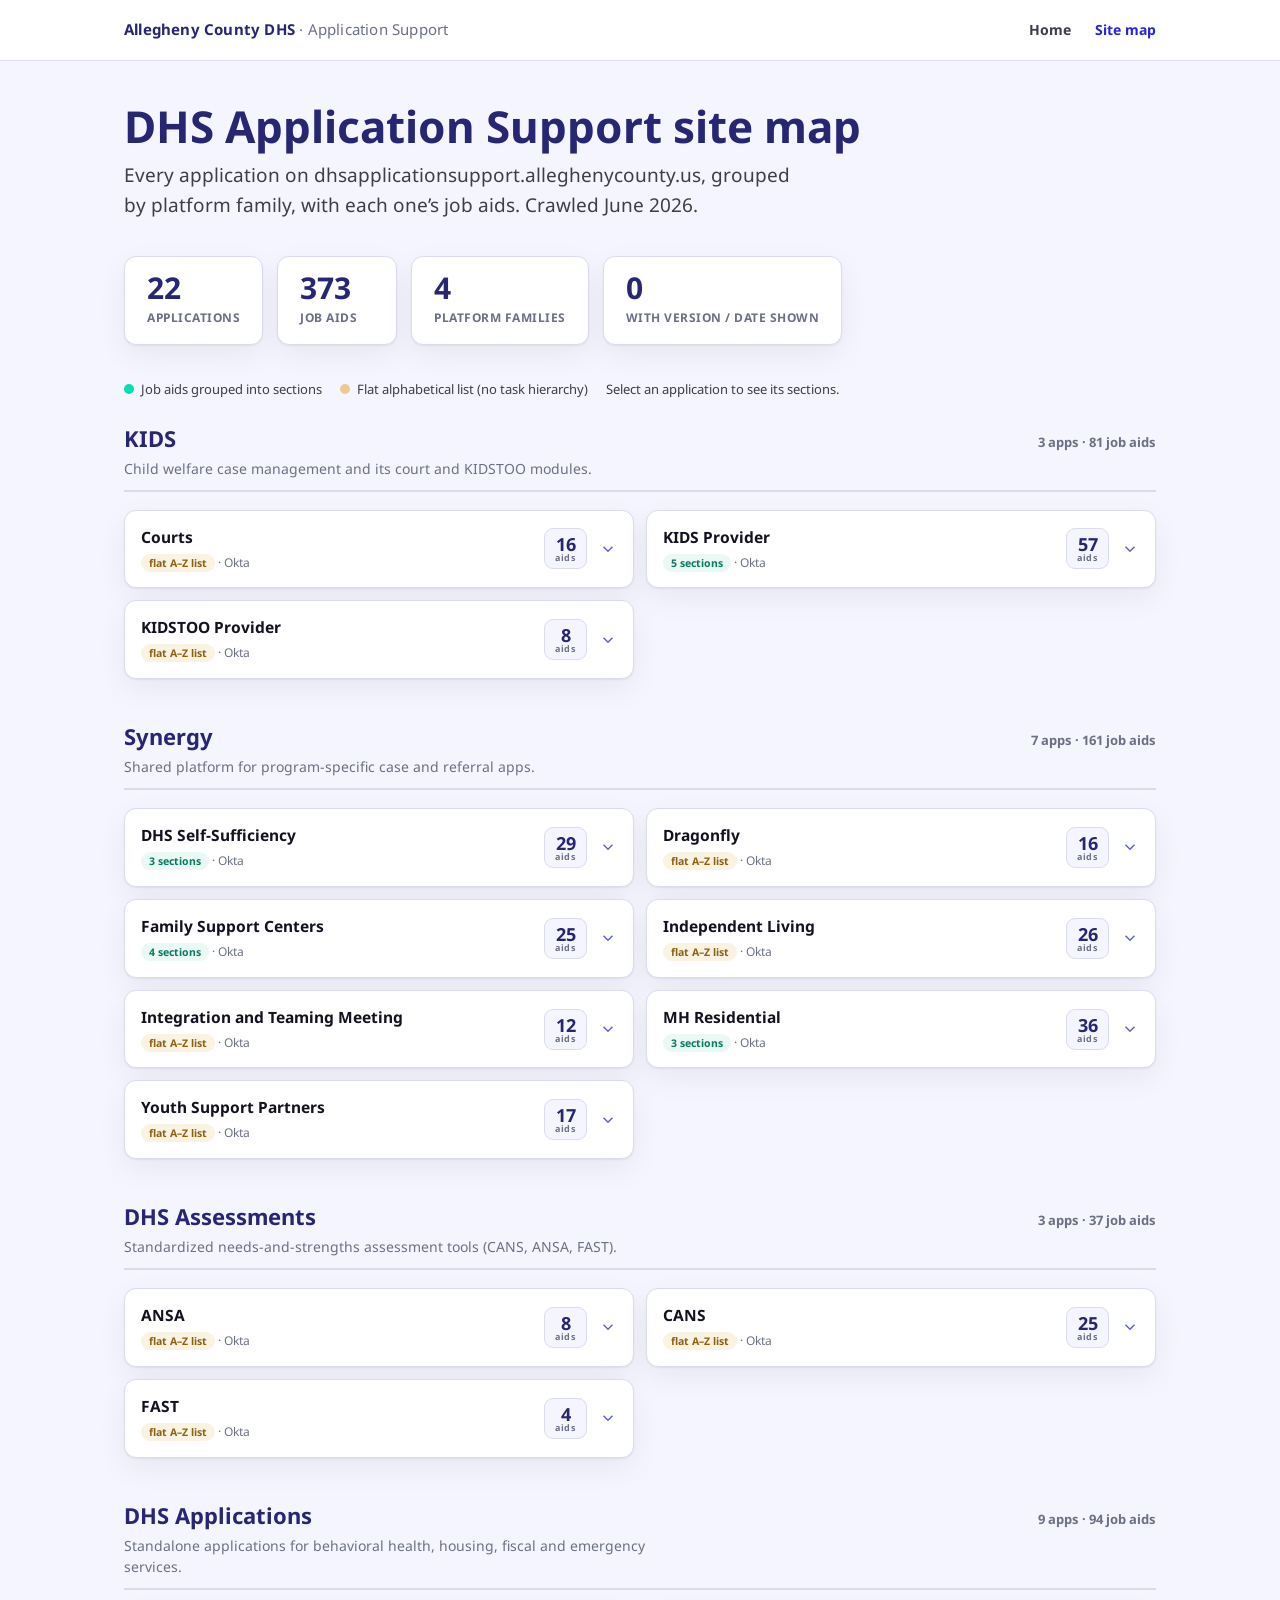
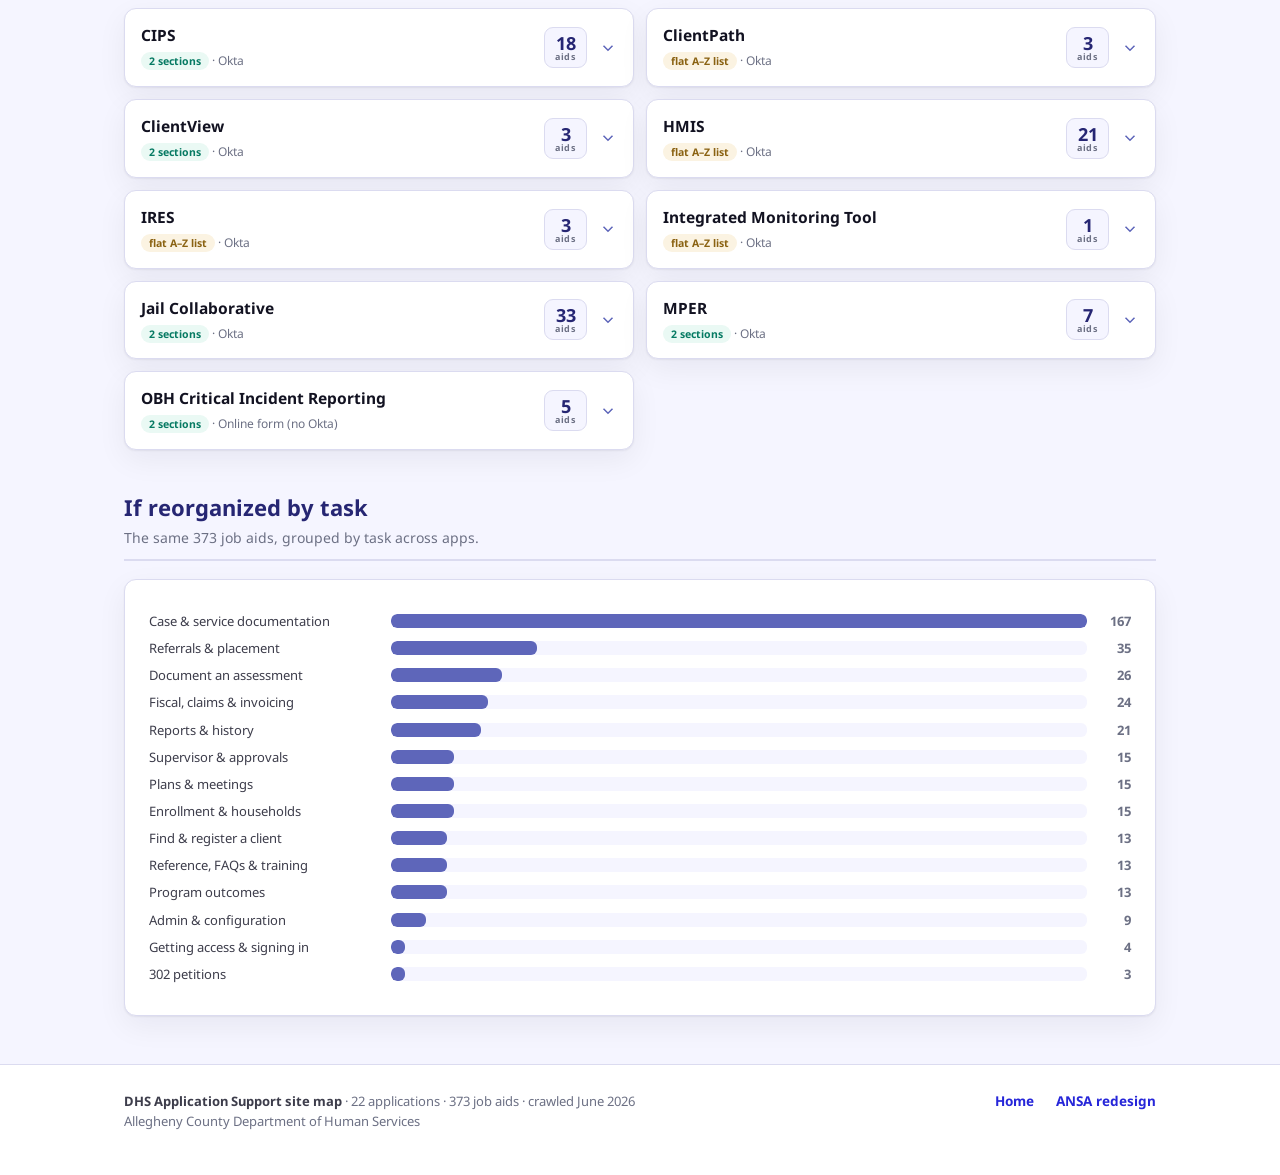
<file: dhs-sitemap.html>
<!DOCTYPE html>
<html lang="en"><head>
<meta charset="UTF-8"><meta name="viewport" content="width=device-width, initial-scale=1.0">
<title>Site map | DHS Application Support</title>
<link rel="stylesheet" href="acdhs.css">
<style>
  .hero{padding:42px 0 6px;}
  .stats{display:flex;gap:14px;flex-wrap:wrap;margin:6px 0 34px;}
  .stat{background:var(--white);border:1px solid var(--ash);border-radius:var(--radius);box-shadow:var(--shadow);padding:16px 22px;min-width:120px;}
  .stat .n{font-size:30px;font-weight:700;color:var(--dark-blue);line-height:1;}
  .stat .l{font-size:12px;color:var(--stone);text-transform:uppercase;letter-spacing:.5px;font-weight:700;margin-top:6px;}
  .fam{margin-bottom:40px;}
  .famhead{display:flex;justify-content:space-between;align-items:baseline;gap:16px;border-bottom:2px solid var(--ash);padding-bottom:10px;margin-bottom:18px;flex-wrap:wrap;}
  .famname{font-size:22px;font-weight:700;color:var(--dark-blue);}
  .famdesc{display:block;font-size:14px;color:var(--stone);margin-top:3px;max-width:560px;}
  .famcount{font-size:13px;font-weight:700;color:var(--stone);white-space:nowrap;}
  .appgrid{display:grid;grid-template-columns:repeat(2,1fr);gap:12px;}
  details.app{background:var(--white);border:1px solid var(--ash);border-radius:var(--radius);box-shadow:var(--shadow);overflow:hidden;}
  details.app>summary{display:flex;align-items:center;gap:12px;padding:14px 16px;cursor:pointer;list-style:none;}
  details.app>summary::-webkit-details-marker{display:none;}
  details.app>summary:hover{background:var(--smoke);}
  .ahead{flex:1;min-width:0;}
  .aname{font-weight:700;font-size:15.5px;color:var(--black);display:block;}
  .ameta{font-size:12px;color:var(--stone);}
  .abadge{background:var(--smoke);border:1px solid var(--ash);border-radius:9px;padding:6px 10px;text-align:center;font-weight:700;color:var(--dark-blue);font-size:18px;line-height:1;flex:none;}
  .abadge small{display:block;font-size:9px;color:var(--stone);font-weight:700;letter-spacing:.5px;}
  .gtag{font-size:10.5px;font-weight:700;border-radius:20px;padding:2px 8px;}
  .gtag.yes{background:#EAF9F4;color:#067a63;} .gtag.no{background:#FBF3E2;color:#8a6212;}
  .chev{width:18px;height:18px;stroke:var(--light-blue);flex:none;transition:transform .2s;}
  details.app[open] .chev{transform:rotate(180deg);}
  .abody{padding:4px 16px 16px;border-top:1px solid var(--smoke);}
  ul.secs{list-style:none;margin:10px 0 12px;padding:0;}
  ul.secs li{display:flex;justify-content:space-between;padding:6px 0;border-bottom:1px dashed var(--ash);font-size:13.5px;color:var(--slate);}
  .scount{color:var(--stone);font-weight:700;}
  .alink{font-size:13px;font-weight:700;}
  .legend{display:flex;gap:18px;flex-wrap:wrap;font-size:13px;color:var(--slate);margin:0 0 22px;}
  .legend span{display:inline-flex;align-items:center;gap:7px;}
  .dot{width:10px;height:10px;border-radius:50%;}
  .reorg{background:var(--white);border:1px solid var(--ash);border-radius:var(--radius);box-shadow:var(--shadow);padding:24px;margin:8px 0 12px;}
  .bar{display:grid;grid-template-columns:230px 1fr 32px;align-items:center;gap:12px;margin:7px 0;font-size:13px;}
  .blabel{color:var(--slate);} .bval{color:var(--stone);font-weight:700;text-align:right;}
  .btrack{background:var(--smoke);border-radius:6px;height:14px;overflow:hidden;}
  .bfill{display:block;height:100%;background:var(--light-blue);border-radius:6px;}
  @media (max-width:680px){.appgrid{grid-template-columns:1fr;} .bar{grid-template-columns:140px 1fr 28px;}}
  @media print{.topbar{position:static;} details.app[open] .abody,details.app .abody{display:block;} details.app>summary .chev{display:none;}}
</style></head>
<body>
<div class="topbar"><div class="wrap">
  <div class="brand">Allegheny County DHS <span>· Application Support</span></div>
  <nav class="nav"><a href="index.html">Home</a><a href="dhs-sitemap.html" class="active">Site map</a></nav>
</div></div>

<main class="wrap">
  <section class="hero">
    <h1>DHS Application Support site map</h1>
    <p class="lede">Every application on dhsapplicationsupport.alleghenycounty.us, grouped by platform family, with each one’s job aids. Crawled June 2026.</p>
  </section>

  <div class="stats">
    <div class="stat"><div class="n">22</div><div class="l">Applications</div></div>
    <div class="stat"><div class="n">373</div><div class="l">Job aids</div></div>
    <div class="stat"><div class="n">4</div><div class="l">Platform families</div></div>
    <div class="stat"><div class="n">0</div><div class="l">With version / date shown</div></div>
  </div>

  <div class="legend">
    <span><span class="dot" style="background:#05DEB4"></span> Job aids grouped into sections</span>
    <span><span class="dot" style="background:#EDCA91"></span> Flat alphabetical list (no task hierarchy)</span>
    <span>Select an application to see its sections.</span>
  </div>

  
    <section class="fam">
      <div class="famhead">
        <div><span class="famname">KIDS</span><span class="famdesc">Child welfare case management and its court and KIDSTOO modules.</span></div>
        <div class="famcount">3 apps · 81 job aids</div>
      </div>
      <div class="appgrid">
        <details class="app">
          <summary>
            <span class="ahead">
              <span class="aname">Courts</span>
              <span class="ameta"><span class="gtag no">flat A–Z list</span> · Okta</span>
            </span>
            <span class="abadge">16<small>aids</small></span>
            <svg class="chev" viewBox="0 0 24 24" fill="none" stroke-width="2"><path d="m6 9 6 6 6-6"/></svg>
          </summary>
          <div class="abody">
            <ul class="secs"><li><span class="sname">Job Aids</span><span class="scount">16</span></li></ul>
            <a class="alink" href="https://dhsapplicationsupport.alleghenycounty.us/application/courts/" target="_blank" rel="noopener">Open landing page ↗</a>
          </div>
        </details>
        <details class="app">
          <summary>
            <span class="ahead">
              <span class="aname">KIDS Provider</span>
              <span class="ameta"><span class="gtag yes">5 sections</span> · Okta</span>
            </span>
            <span class="abadge">57<small>aids</small></span>
            <svg class="chev" viewBox="0 0 24 24" fill="none" stroke-width="2"><path d="m6 9 6 6 6-6"/></svg>
          </summary>
          <div class="abody">
            <ul class="secs"><li><span class="sname">Getting Started</span><span class="scount">1</span></li><li><span class="sname">Placement Job Aids</span><span class="scount">19</span></li><li><span class="sname">Non Placement Job Aids</span><span class="scount">14</span></li><li><span class="sname">Fiscal &amp; Admin Job Aids</span><span class="scount">13</span></li><li><span class="sname">Client Health &amp; Education Job Aids</span><span class="scount">10</span></li></ul>
            <a class="alink" href="https://dhsapplicationsupport.alleghenycounty.us/application/kids-provider/" target="_blank" rel="noopener">Open landing page ↗</a>
          </div>
        </details>
        <details class="app">
          <summary>
            <span class="ahead">
              <span class="aname">KIDSTOO Provider</span>
              <span class="ameta"><span class="gtag no">flat A–Z list</span> · Okta</span>
            </span>
            <span class="abadge">8<small>aids</small></span>
            <svg class="chev" viewBox="0 0 24 24" fill="none" stroke-width="2"><path d="m6 9 6 6 6-6"/></svg>
          </summary>
          <div class="abody">
            <ul class="secs"><li><span class="sname">Job Aids</span><span class="scount">8</span></li></ul>
            <a class="alink" href="https://dhsapplicationsupport.alleghenycounty.us/application/kidstoo-provider/" target="_blank" rel="noopener">Open landing page ↗</a>
          </div>
        </details></div>
    </section>
    <section class="fam">
      <div class="famhead">
        <div><span class="famname">Synergy</span><span class="famdesc">Shared platform for program-specific case and referral apps.</span></div>
        <div class="famcount">7 apps · 161 job aids</div>
      </div>
      <div class="appgrid">
        <details class="app">
          <summary>
            <span class="ahead">
              <span class="aname">DHS Self-Sufficiency</span>
              <span class="ameta"><span class="gtag yes">3 sections</span> · Okta</span>
            </span>
            <span class="abadge">29<small>aids</small></span>
            <svg class="chev" viewBox="0 0 24 24" fill="none" stroke-width="2"><path d="m6 9 6 6 6-6"/></svg>
          </summary>
          <div class="abody">
            <ul class="secs"><li><span class="sname">Case Job Aids</span><span class="scount">14</span></li><li><span class="sname">Referral Job Aids</span><span class="scount">8</span></li><li><span class="sname">Common Screens &amp; Quick Reference</span><span class="scount">7</span></li></ul>
            <a class="alink" href="https://dhsapplicationsupport.alleghenycounty.us/application/dhs-self-sufficiency/" target="_blank" rel="noopener">Open landing page ↗</a>
          </div>
        </details>
        <details class="app">
          <summary>
            <span class="ahead">
              <span class="aname">Dragonfly</span>
              <span class="ameta"><span class="gtag no">flat A–Z list</span> · Okta</span>
            </span>
            <span class="abadge">16<small>aids</small></span>
            <svg class="chev" viewBox="0 0 24 24" fill="none" stroke-width="2"><path d="m6 9 6 6 6-6"/></svg>
          </summary>
          <div class="abody">
            <ul class="secs"><li><span class="sname">Job Aids</span><span class="scount">16</span></li></ul>
            <a class="alink" href="https://dhsapplicationsupport.alleghenycounty.us/application/dragonfly/" target="_blank" rel="noopener">Open landing page ↗</a>
          </div>
        </details>
        <details class="app">
          <summary>
            <span class="ahead">
              <span class="aname">Family Support Centers</span>
              <span class="ameta"><span class="gtag yes">4 sections</span> · Okta</span>
            </span>
            <span class="abadge">25<small>aids</small></span>
            <svg class="chev" viewBox="0 0 24 24" fill="none" stroke-width="2"><path d="m6 9 6 6 6-6"/></svg>
          </summary>
          <div class="abody">
            <ul class="secs"><li><span class="sname">Case Job Aids</span><span class="scount">13</span></li><li><span class="sname">Common Screens</span><span class="scount">5</span></li><li><span class="sname">Plans and Assessments</span><span class="scount">3</span></li><li><span class="sname">Admin and Utility Screens</span><span class="scount">4</span></li></ul>
            <a class="alink" href="https://dhsapplicationsupport.alleghenycounty.us/application/family-support-centers/" target="_blank" rel="noopener">Open landing page ↗</a>
          </div>
        </details>
        <details class="app">
          <summary>
            <span class="ahead">
              <span class="aname">Independent Living</span>
              <span class="ameta"><span class="gtag no">flat A–Z list</span> · Okta</span>
            </span>
            <span class="abadge">26<small>aids</small></span>
            <svg class="chev" viewBox="0 0 24 24" fill="none" stroke-width="2"><path d="m6 9 6 6 6-6"/></svg>
          </summary>
          <div class="abody">
            <ul class="secs"><li><span class="sname">Job Aids</span><span class="scount">26</span></li></ul>
            <a class="alink" href="https://dhsapplicationsupport.alleghenycounty.us/application/independent-living/" target="_blank" rel="noopener">Open landing page ↗</a>
          </div>
        </details>
        <details class="app">
          <summary>
            <span class="ahead">
              <span class="aname">Integration and Teaming Meeting</span>
              <span class="ameta"><span class="gtag no">flat A–Z list</span> · Okta</span>
            </span>
            <span class="abadge">12<small>aids</small></span>
            <svg class="chev" viewBox="0 0 24 24" fill="none" stroke-width="2"><path d="m6 9 6 6 6-6"/></svg>
          </summary>
          <div class="abody">
            <ul class="secs"><li><span class="sname">Job Aids</span><span class="scount">12</span></li></ul>
            <a class="alink" href="https://dhsapplicationsupport.alleghenycounty.us/application/integration-and-teaming-meeting/" target="_blank" rel="noopener">Open landing page ↗</a>
          </div>
        </details>
        <details class="app">
          <summary>
            <span class="ahead">
              <span class="aname">MH Residential</span>
              <span class="ameta"><span class="gtag yes">3 sections</span> · Okta</span>
            </span>
            <span class="abadge">36<small>aids</small></span>
            <svg class="chev" viewBox="0 0 24 24" fill="none" stroke-width="2"><path d="m6 9 6 6 6-6"/></svg>
          </summary>
          <div class="abody">
            <ul class="secs"><li><span class="sname">Referral Job Aids</span><span class="scount">20</span></li><li><span class="sname">Case Job Aids</span><span class="scount">14</span></li><li><span class="sname">MH Residential Forms</span><span class="scount">2</span></li></ul>
            <a class="alink" href="mh-residential-landing.html">Open guides →</a>
          </div>
        </details>
        <details class="app">
          <summary>
            <span class="ahead">
              <span class="aname">Youth Support Partners</span>
              <span class="ameta"><span class="gtag no">flat A–Z list</span> · Okta</span>
            </span>
            <span class="abadge">17<small>aids</small></span>
            <svg class="chev" viewBox="0 0 24 24" fill="none" stroke-width="2"><path d="m6 9 6 6 6-6"/></svg>
          </summary>
          <div class="abody">
            <ul class="secs"><li><span class="sname">Job Aids</span><span class="scount">17</span></li></ul>
            <a class="alink" href="https://dhsapplicationsupport.alleghenycounty.us/application/youth-support-partners/" target="_blank" rel="noopener">Open landing page ↗</a>
          </div>
        </details></div>
    </section>
    <section class="fam">
      <div class="famhead">
        <div><span class="famname">DHS Assessments</span><span class="famdesc">Standardized needs-and-strengths assessment tools (CANS, ANSA, FAST).</span></div>
        <div class="famcount">3 apps · 37 job aids</div>
      </div>
      <div class="appgrid">
        <details class="app">
          <summary>
            <span class="ahead">
              <span class="aname">ANSA</span>
              <span class="ameta"><span class="gtag no">flat A–Z list</span> · Okta</span>
            </span>
            <span class="abadge">8<small>aids</small></span>
            <svg class="chev" viewBox="0 0 24 24" fill="none" stroke-width="2"><path d="m6 9 6 6 6-6"/></svg>
          </summary>
          <div class="abody">
            <ul class="secs"><li><span class="sname">Job Aids</span><span class="scount">8</span></li></ul>
            <a class="alink" href="https://dhsapplicationsupport.alleghenycounty.us/application/ansa/" target="_blank" rel="noopener">Open landing page ↗</a>
          </div>
        </details>
        <details class="app">
          <summary>
            <span class="ahead">
              <span class="aname">CANS</span>
              <span class="ameta"><span class="gtag no">flat A–Z list</span> · Okta</span>
            </span>
            <span class="abadge">25<small>aids</small></span>
            <svg class="chev" viewBox="0 0 24 24" fill="none" stroke-width="2"><path d="m6 9 6 6 6-6"/></svg>
          </summary>
          <div class="abody">
            <ul class="secs"><li><span class="sname">Job Aids</span><span class="scount">25</span></li></ul>
            <a class="alink" href="https://dhsapplicationsupport.alleghenycounty.us/application/cans/" target="_blank" rel="noopener">Open landing page ↗</a>
          </div>
        </details>
        <details class="app">
          <summary>
            <span class="ahead">
              <span class="aname">FAST</span>
              <span class="ameta"><span class="gtag no">flat A–Z list</span> · Okta</span>
            </span>
            <span class="abadge">4<small>aids</small></span>
            <svg class="chev" viewBox="0 0 24 24" fill="none" stroke-width="2"><path d="m6 9 6 6 6-6"/></svg>
          </summary>
          <div class="abody">
            <ul class="secs"><li><span class="sname">Job Aids</span><span class="scount">4</span></li></ul>
            <a class="alink" href="https://dhsapplicationsupport.alleghenycounty.us/application/fast/" target="_blank" rel="noopener">Open landing page ↗</a>
          </div>
        </details></div>
    </section>
    <section class="fam">
      <div class="famhead">
        <div><span class="famname">DHS Applications</span><span class="famdesc">Standalone applications for behavioral health, housing, fiscal and emergency services.</span></div>
        <div class="famcount">9 apps · 94 job aids</div>
      </div>
      <div class="appgrid">
        <details class="app">
          <summary>
            <span class="ahead">
              <span class="aname">CIPS</span>
              <span class="ameta"><span class="gtag yes">2 sections</span> · Okta</span>
            </span>
            <span class="abadge">18<small>aids</small></span>
            <svg class="chev" viewBox="0 0 24 24" fill="none" stroke-width="2"><path d="m6 9 6 6 6-6"/></svg>
          </summary>
          <div class="abody">
            <ul class="secs"><li><span class="sname">Job Aids</span><span class="scount">16</span></li><li><span class="sname">Training</span><span class="scount">2</span></li></ul>
            <a class="alink" href="https://dhsapplicationsupport.alleghenycounty.us/application/cips/" target="_blank" rel="noopener">Open landing page ↗</a>
          </div>
        </details>
        <details class="app">
          <summary>
            <span class="ahead">
              <span class="aname">ClientPath</span>
              <span class="ameta"><span class="gtag no">flat A–Z list</span> · Okta</span>
            </span>
            <span class="abadge">3<small>aids</small></span>
            <svg class="chev" viewBox="0 0 24 24" fill="none" stroke-width="2"><path d="m6 9 6 6 6-6"/></svg>
          </summary>
          <div class="abody">
            <ul class="secs"><li><span class="sname">Job Aids</span><span class="scount">3</span></li></ul>
            <a class="alink" href="https://dhsapplicationsupport.alleghenycounty.us/application/clientpath/" target="_blank" rel="noopener">Open landing page ↗</a>
          </div>
        </details>
        <details class="app">
          <summary>
            <span class="ahead">
              <span class="aname">ClientView</span>
              <span class="ameta"><span class="gtag yes">2 sections</span> · Okta</span>
            </span>
            <span class="abadge">3<small>aids</small></span>
            <svg class="chev" viewBox="0 0 24 24" fill="none" stroke-width="2"><path d="m6 9 6 6 6-6"/></svg>
          </summary>
          <div class="abody">
            <ul class="secs"><li><span class="sname">Job Aids</span><span class="scount">2</span></li><li><span class="sname">Training</span><span class="scount">1</span></li></ul>
            <a class="alink" href="https://dhsapplicationsupport.alleghenycounty.us/application/clientview/" target="_blank" rel="noopener">Open landing page ↗</a>
          </div>
        </details>
        <details class="app">
          <summary>
            <span class="ahead">
              <span class="aname">HMIS</span>
              <span class="ameta"><span class="gtag no">flat A–Z list</span> · Okta</span>
            </span>
            <span class="abadge">21<small>aids</small></span>
            <svg class="chev" viewBox="0 0 24 24" fill="none" stroke-width="2"><path d="m6 9 6 6 6-6"/></svg>
          </summary>
          <div class="abody">
            <ul class="secs"><li><span class="sname">Job Aids</span><span class="scount">21</span></li></ul>
            <a class="alink" href="https://dhsapplicationsupport.alleghenycounty.us/application/hmis/" target="_blank" rel="noopener">Open landing page ↗</a>
          </div>
        </details>
        <details class="app">
          <summary>
            <span class="ahead">
              <span class="aname">IRES</span>
              <span class="ameta"><span class="gtag no">flat A–Z list</span> · Okta</span>
            </span>
            <span class="abadge">3<small>aids</small></span>
            <svg class="chev" viewBox="0 0 24 24" fill="none" stroke-width="2"><path d="m6 9 6 6 6-6"/></svg>
          </summary>
          <div class="abody">
            <ul class="secs"><li><span class="sname">Job Aids</span><span class="scount">3</span></li></ul>
            <a class="alink" href="https://dhsapplicationsupport.alleghenycounty.us/application/ires/" target="_blank" rel="noopener">Open landing page ↗</a>
          </div>
        </details>
        <details class="app">
          <summary>
            <span class="ahead">
              <span class="aname">Integrated Monitoring Tool</span>
              <span class="ameta"><span class="gtag no">flat A–Z list</span> · Okta</span>
            </span>
            <span class="abadge">1<small>aids</small></span>
            <svg class="chev" viewBox="0 0 24 24" fill="none" stroke-width="2"><path d="m6 9 6 6 6-6"/></svg>
          </summary>
          <div class="abody">
            <ul class="secs"><li><span class="sname">Job Aids</span><span class="scount">1</span></li></ul>
            <a class="alink" href="https://dhsapplicationsupport.alleghenycounty.us/application/integrated-monitoring-tool/" target="_blank" rel="noopener">Open landing page ↗</a>
          </div>
        </details>
        <details class="app">
          <summary>
            <span class="ahead">
              <span class="aname">Jail Collaborative</span>
              <span class="ameta"><span class="gtag yes">2 sections</span> · Okta</span>
            </span>
            <span class="abadge">33<small>aids</small></span>
            <svg class="chev" viewBox="0 0 24 24" fill="none" stroke-width="2"><path d="m6 9 6 6 6-6"/></svg>
          </summary>
          <div class="abody">
            <ul class="secs"><li><span class="sname">IT and Practices Guides</span><span class="scount">4</span></li><li><span class="sname">Jail Collaborative Job Aids</span><span class="scount">29</span></li></ul>
            <a class="alink" href="https://dhsapplicationsupport.alleghenycounty.us/application/jail-collaborative/" target="_blank" rel="noopener">Open landing page ↗</a>
          </div>
        </details>
        <details class="app">
          <summary>
            <span class="ahead">
              <span class="aname">MPER</span>
              <span class="ameta"><span class="gtag yes">2 sections</span> · Okta</span>
            </span>
            <span class="abadge">7<small>aids</small></span>
            <svg class="chev" viewBox="0 0 24 24" fill="none" stroke-width="2"><path d="m6 9 6 6 6-6"/></svg>
          </summary>
          <div class="abody">
            <ul class="secs"><li><span class="sname">Program Funded Job Aids</span><span class="scount">3</span></li><li><span class="sname">MPER Job Aids</span><span class="scount">4</span></li></ul>
            <a class="alink" href="https://dhsapplicationsupport.alleghenycounty.us/application/mper/" target="_blank" rel="noopener">Open landing page ↗</a>
          </div>
        </details>
        <details class="app">
          <summary>
            <span class="ahead">
              <span class="aname">OBH Critical Incident Reporting</span>
              <span class="ameta"><span class="gtag yes">2 sections</span> · Online form (no Okta)</span>
            </span>
            <span class="abadge">5<small>aids</small></span>
            <svg class="chev" viewBox="0 0 24 24" fill="none" stroke-width="2"><path d="m6 9 6 6 6-6"/></svg>
          </summary>
          <div class="abody">
            <ul class="secs"><li><span class="sname">Job Aids</span><span class="scount">3</span></li><li><span class="sname">Training</span><span class="scount">2</span></li></ul>
            <a class="alink" href="https://dhsapplicationsupport.alleghenycounty.us/application/behavioral-health-critical-incident/" target="_blank" rel="noopener">Open landing page ↗</a>
          </div>
        </details></div>
    </section>

  <section class="fam">
    <div class="famhead"><div><span class="famname">If reorganized by task</span><span class="famdesc">The same 373 job aids, grouped by task across apps.</span></div></div>
    <div class="reorg"><div class="bar"><span class="blabel">Case &amp; service documentation</span><span class="btrack"><span class="bfill" style="width:100%"></span></span><span class="bval">167</span></div><div class="bar"><span class="blabel">Referrals &amp; placement</span><span class="btrack"><span class="bfill" style="width:21%"></span></span><span class="bval">35</span></div><div class="bar"><span class="blabel">Document an assessment</span><span class="btrack"><span class="bfill" style="width:16%"></span></span><span class="bval">26</span></div><div class="bar"><span class="blabel">Fiscal, claims &amp; invoicing</span><span class="btrack"><span class="bfill" style="width:14%"></span></span><span class="bval">24</span></div><div class="bar"><span class="blabel">Reports &amp; history</span><span class="btrack"><span class="bfill" style="width:13%"></span></span><span class="bval">21</span></div><div class="bar"><span class="blabel">Supervisor &amp; approvals</span><span class="btrack"><span class="bfill" style="width:9%"></span></span><span class="bval">15</span></div><div class="bar"><span class="blabel">Plans &amp; meetings</span><span class="btrack"><span class="bfill" style="width:9%"></span></span><span class="bval">15</span></div><div class="bar"><span class="blabel">Enrollment &amp; households</span><span class="btrack"><span class="bfill" style="width:9%"></span></span><span class="bval">15</span></div><div class="bar"><span class="blabel">Find &amp; register a client</span><span class="btrack"><span class="bfill" style="width:8%"></span></span><span class="bval">13</span></div><div class="bar"><span class="blabel">Reference, FAQs &amp; training</span><span class="btrack"><span class="bfill" style="width:8%"></span></span><span class="bval">13</span></div><div class="bar"><span class="blabel">Program outcomes</span><span class="btrack"><span class="bfill" style="width:8%"></span></span><span class="bval">13</span></div><div class="bar"><span class="blabel">Admin &amp; configuration</span><span class="btrack"><span class="bfill" style="width:5%"></span></span><span class="bval">9</span></div><div class="bar"><span class="blabel">Getting access &amp; signing in</span><span class="btrack"><span class="bfill" style="width:2%"></span></span><span class="bval">4</span></div><div class="bar"><span class="blabel">302 petitions</span><span class="btrack"><span class="bfill" style="width:2%"></span></span><span class="bval">3</span></div></div>
  </section>
</main>

<footer><div class="wrap">
  <div class="meta"><b>DHS Application Support site map</b> · 22 applications · 373 job aids · crawled June 2026<br>Allegheny County Department of Human Services</div>
  <div class="flinks"><a href="index.html">Home</a><a href="ansa-landing.html">ANSA redesign</a></div>
</div></footer>
</body></html>
</file>
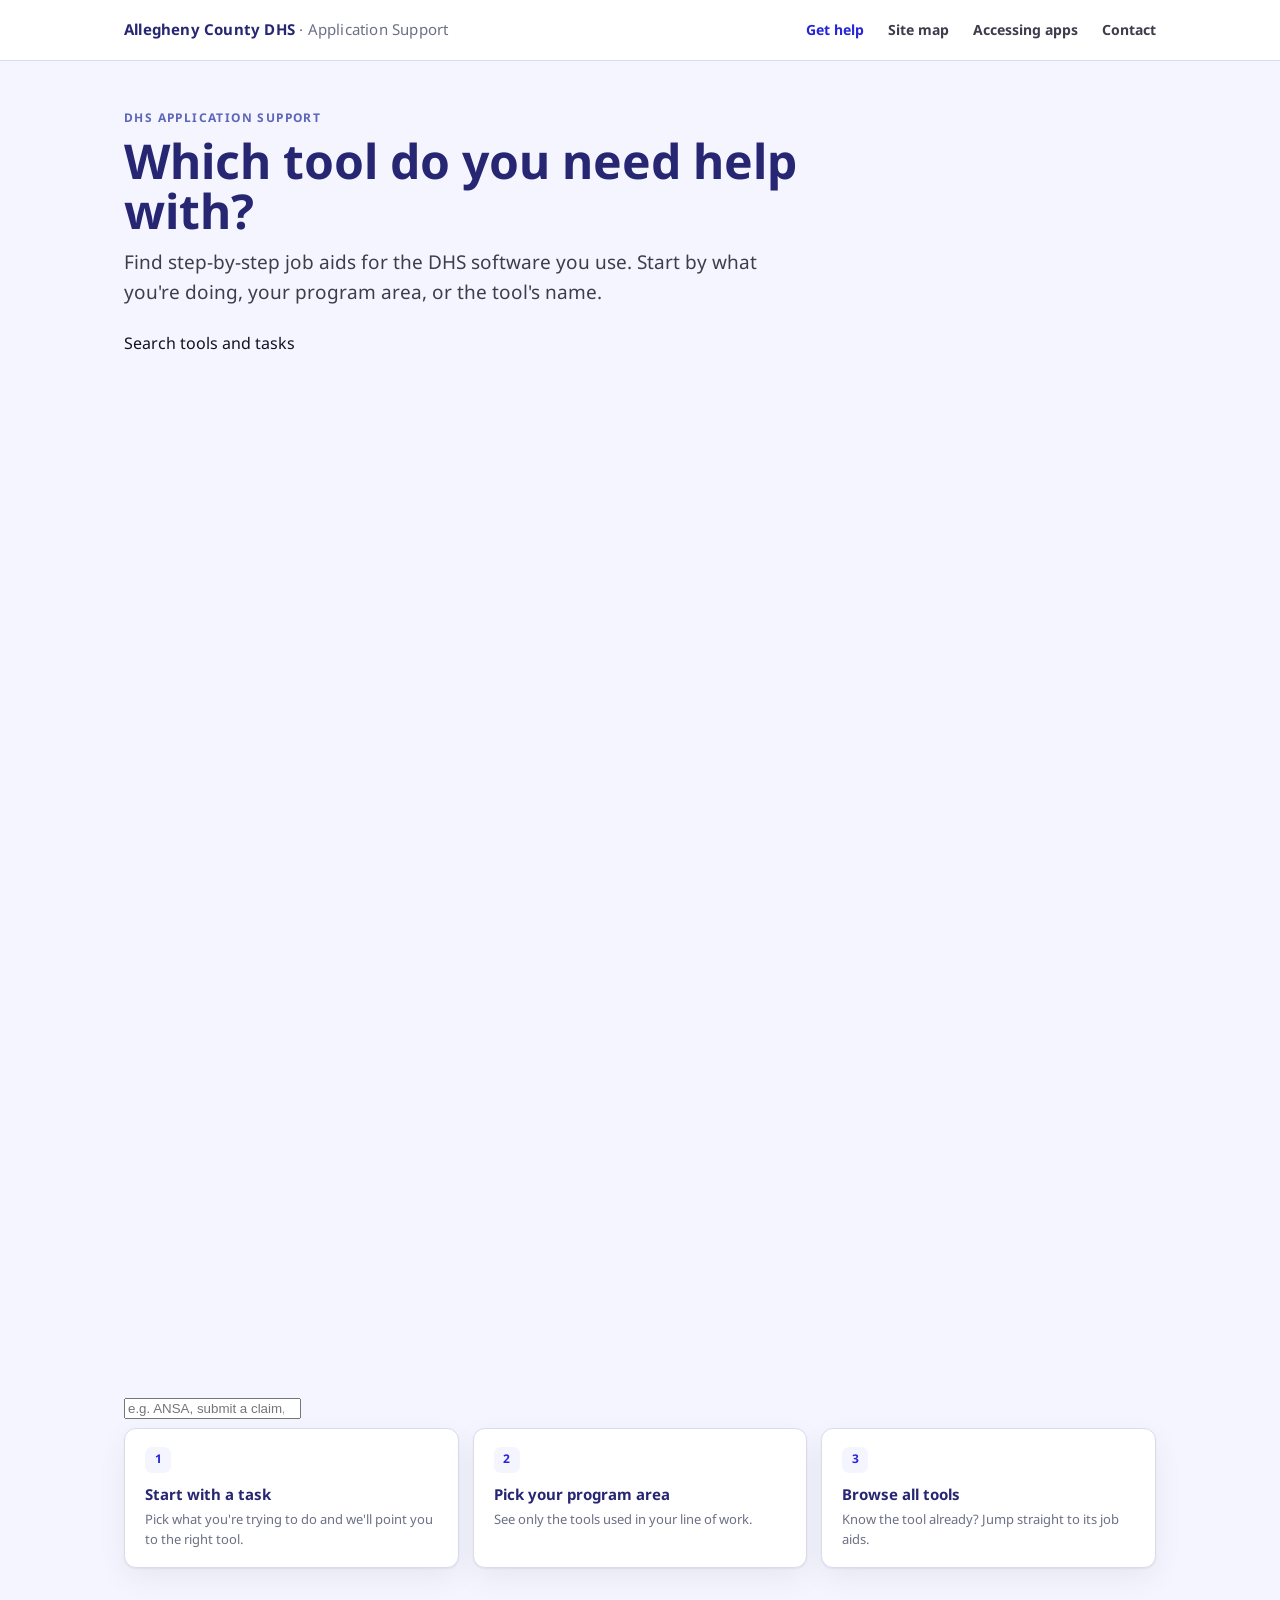
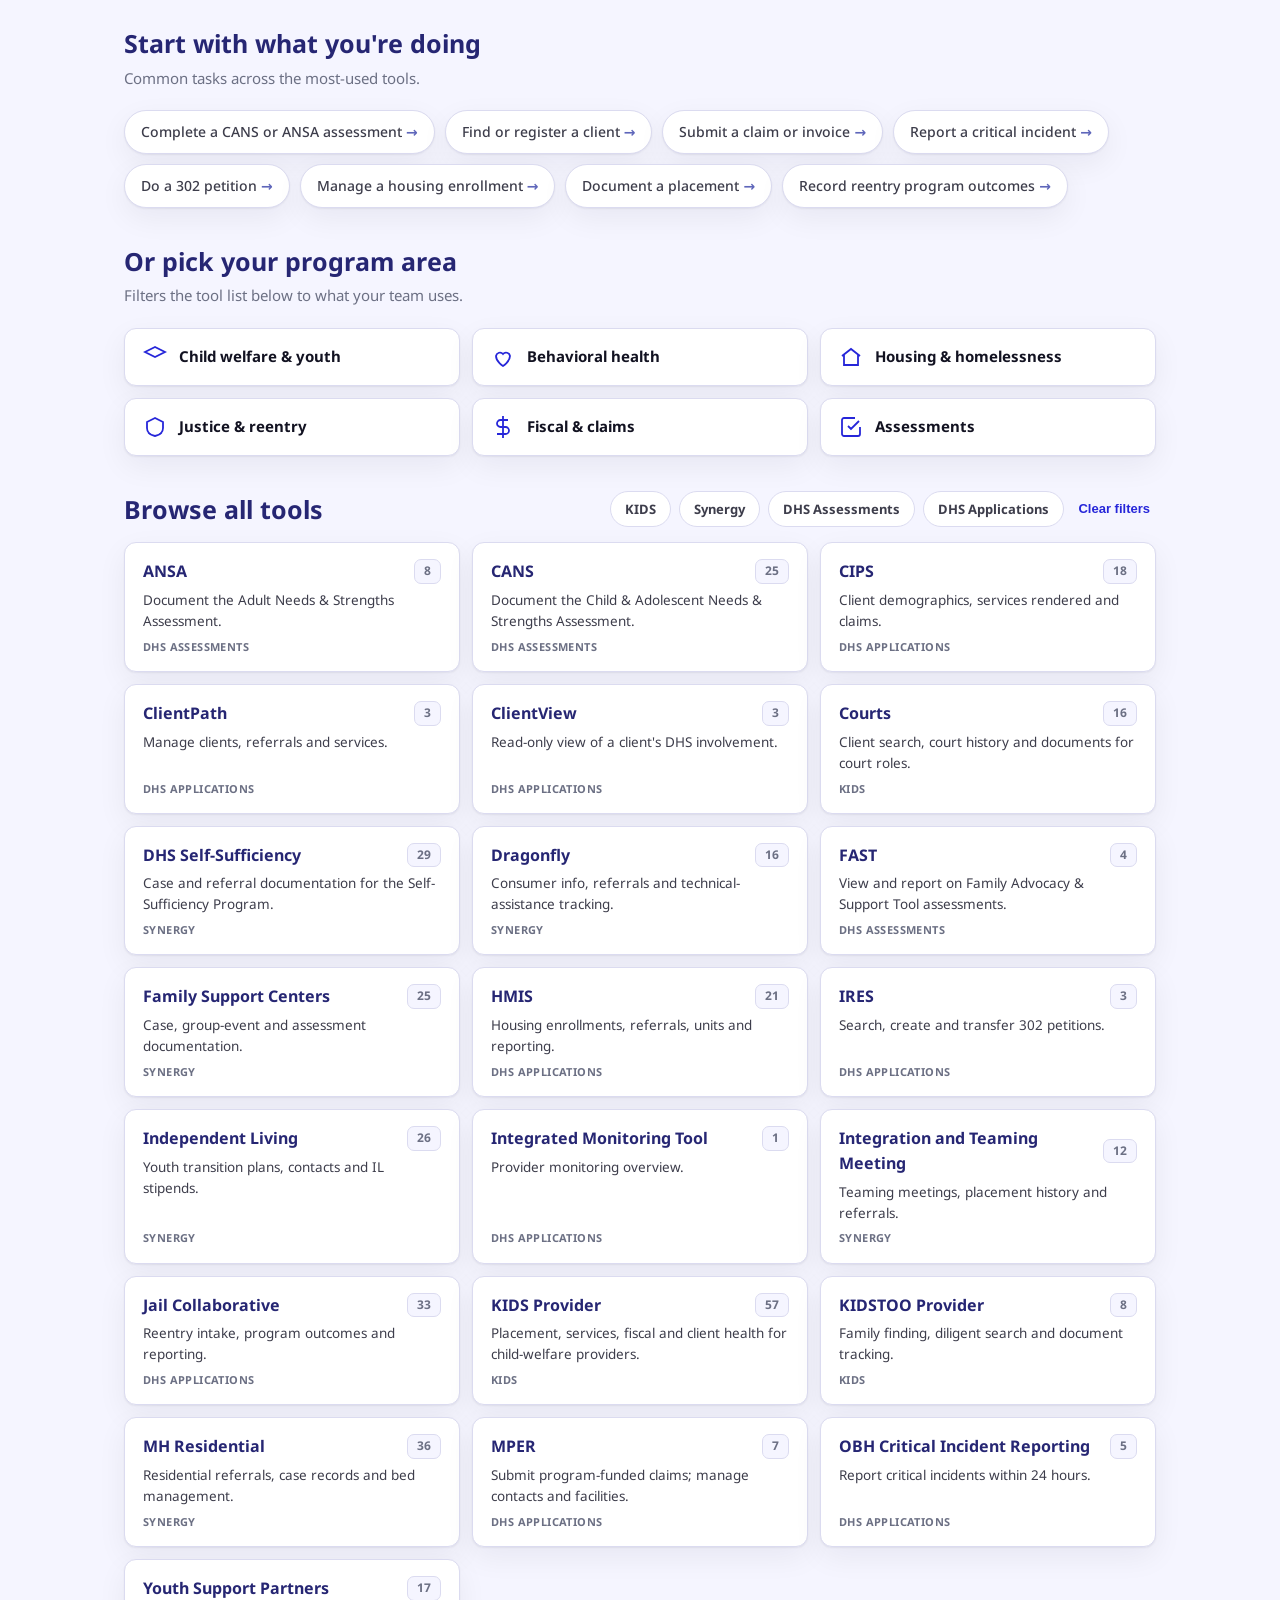
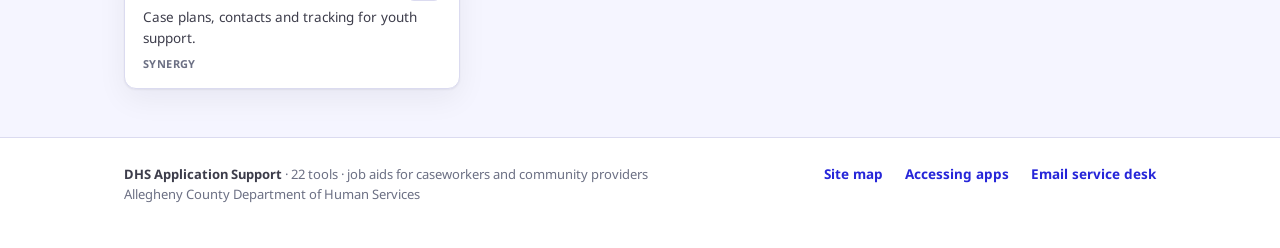
<file: home-redesign.html>
<!DOCTYPE html>
<html lang="en"><head>
<meta charset="UTF-8"><meta name="viewport" content="width=device-width, initial-scale=1.0">
<title>DHS Application Support — Get help with a tool</title>
<link rel="stylesheet" href="acdhs.css">
<style>
  .hero{padding:48px 0 8px;}
  .hero h1{font-size:48px;max-width:760px;}
  .ways{display:grid;grid-template-columns:repeat(3,1fr);gap:14px;margin:8px 0 14px;}
  .way{background:var(--white);border:1px solid var(--ash);border-radius:var(--radius);box-shadow:var(--shadow);padding:18px 20px;}
  .way .wt{font-weight:700;color:var(--dark-blue);font-size:15px;margin-bottom:3px;}
  .way .wd{font-size:13px;color:var(--stone);}
  .way .wn{font-size:12px;font-weight:700;color:var(--blue);background:var(--smoke);border-radius:7px;width:26px;height:26px;display:flex;align-items:center;justify-content:center;margin-bottom:10px;}
  section.block{margin:34px 0;}
  .tasks{display:flex;flex-wrap:wrap;gap:10px;}
  .task{background:var(--white);border:1px solid var(--ash);border-radius:30px;padding:10px 16px;font-size:14px;font-weight:500;color:var(--slate);box-shadow:var(--shadow);}
  .task:hover{border-color:var(--blue);color:var(--dark-blue);text-decoration:none;}
  .task .arr{color:var(--light-blue);font-weight:700;}
  .progs{display:grid;grid-template-columns:repeat(3,1fr);gap:12px;}
  .prog{display:flex;align-items:center;gap:12px;background:var(--white);border:1.5px solid var(--ash);border-radius:var(--radius);box-shadow:var(--shadow);padding:16px 18px;font:inherit;font-size:15px;font-weight:700;color:var(--black);cursor:pointer;text-align:left;}
  .prog svg{width:24px;height:24px;color:var(--blue);flex:none;}
  .prog:hover,.prog.active{border-color:var(--blue);background:var(--smoke);}
  .prog.active{box-shadow:0 0 0 3px rgba(38,38,217,.12);}
  .toolbar{display:flex;align-items:center;justify-content:space-between;gap:12px;flex-wrap:wrap;margin-bottom:14px;}
  .chips{display:flex;gap:8px;flex-wrap:wrap;}
  .chip{background:var(--white);border:1.5px solid var(--ash);border-radius:30px;padding:7px 14px;font:inherit;font-size:13px;font-weight:700;color:var(--slate);cursor:pointer;}
  .chip:hover{border-color:var(--blue);color:var(--dark-blue);}
  .chip.active{background:var(--dark-blue);color:#fff;border-color:var(--dark-blue);}
  .clearx{font-size:13px;font-weight:700;color:var(--blue);background:none;border:none;cursor:pointer;}
  .toolgrid{display:grid;grid-template-columns:repeat(3,1fr);gap:12px;}
  .tool{background:var(--white);border:1px solid var(--ash);border-radius:var(--radius);box-shadow:var(--shadow);padding:16px 18px;display:flex;flex-direction:column;gap:6px;color:var(--black);}
  .tool:hover{border-color:var(--blue);text-decoration:none;transform:translateY(-1px);}
  .trow{display:flex;justify-content:space-between;align-items:center;}
  .tname{font-weight:700;font-size:16px;color:var(--dark-blue);}
  .tcount{background:var(--smoke);border:1px solid var(--ash);border-radius:7px;padding:2px 9px;font-size:12px;font-weight:700;color:var(--stone);}
  .tdesc{font-size:13.5px;color:var(--slate);margin:0;flex:1;}
  .tfam{font-size:11px;font-weight:700;letter-spacing:.4px;text-transform:uppercase;color:var(--stone);}
  .tool.hide{display:none;}
  .nores{color:var(--stone);font-size:14px;padding:20px 0;display:none;}
  @media (max-width:780px){.ways,.progs,.toolgrid{grid-template-columns:1fr;} .hero h1{font-size:34px;}}
</style></head>
<body>
<div class="topbar"><div class="wrap">
  <div class="brand">Allegheny County DHS <span>· Application Support</span></div>
  <nav class="nav"><a href="#" class="active">Get help</a><a href="dhs-sitemap.html">Site map</a><a href="#">Accessing apps</a><a href="#">Contact</a></nav>
</div></div>

<main class="wrap">
  <section class="hero">
    <p class="eyebrow">DHS Application Support</p>
    <h1>Which tool do you need help with?</h1>
    <p class="lede">Find step-by-step job aids for the DHS software you use. Start by what you're doing, your program area, or the tool's name.</p>
    <div class="search">
      <label for="q">Search tools and tasks</label>
      <svg viewBox="0 0 24 24" fill="none" stroke-width="2"><circle cx="11" cy="11" r="7"/><path d="m20 20-3.5-3.5"/></svg>
      <input id="q" type="search" placeholder="e.g. ANSA, submit a claim, 302, housing enrollment…">
    </div>
    <div class="ways">
      <div class="way"><div class="wn">1</div><div class="wt">Start with a task</div><div class="wd">Pick what you're trying to do and we'll point you to the right tool.</div></div>
      <div class="way"><div class="wn">2</div><div class="wt">Pick your program area</div><div class="wd">See only the tools used in your line of work.</div></div>
      <div class="way"><div class="wn">3</div><div class="wt">Browse all tools</div><div class="wd">Know the tool already? Jump straight to its job aids.</div></div>
    </div>
  </section>

  <section class="block">
    <h2>Start with what you're doing</h2>
    <p class="sub">Common tasks across the most-used tools.</p>
    <div class="tasks"><a class="task" href="ansa-landing.html">Complete a CANS or ANSA assessment <span class="arr">→</span></a><a class="task" href="ansa-landing.html">Find or register a client <span class="arr">→</span></a><a class="task" href="https://dhsapplicationsupport.alleghenycounty.us/application/mper/">Submit a claim or invoice <span class="arr">→</span></a><a class="task" href="https://dhsapplicationsupport.alleghenycounty.us/application/behavioral-health-critical-incident/">Report a critical incident <span class="arr">→</span></a><a class="task" href="https://dhsapplicationsupport.alleghenycounty.us/application/ires/">Do a 302 petition <span class="arr">→</span></a><a class="task" href="https://dhsapplicationsupport.alleghenycounty.us/application/hmis/">Manage a housing enrollment <span class="arr">→</span></a><a class="task" href="https://dhsapplicationsupport.alleghenycounty.us/application/kids-provider/">Document a placement <span class="arr">→</span></a><a class="task" href="https://dhsapplicationsupport.alleghenycounty.us/application/jail-collaborative/">Record reentry program outcomes <span class="arr">→</span></a></div>
  </section>

  <section class="block">
    <h2>Or pick your program area</h2>
    <p class="sub">Filters the tool list below to what your team uses.</p>
    <div class="progs"><button class="prog" data-prog="Child welfare &amp; youth">
      <svg viewBox="0 0 24 24" fill="none" stroke="currentColor" stroke-width="1.8"><path d="M12 2 2 7l10 5 10-5-10-5Z"/></svg>
      <span>Child welfare &amp; youth</span></button><button class="prog" data-prog="Behavioral health">
      <svg viewBox="0 0 24 24" fill="none" stroke="currentColor" stroke-width="1.8"><path d="M12 21s-7-4.3-7-10a4 4 0 0 1 7-2 4 4 0 0 1 7 2c0 5.7-7 10-7 10Z"/></svg>
      <span>Behavioral health</span></button><button class="prog" data-prog="Housing &amp; homelessness">
      <svg viewBox="0 0 24 24" fill="none" stroke="currentColor" stroke-width="1.8"><path d="M3 11 12 4l9 7M5 10v10h14V10"/></svg>
      <span>Housing &amp; homelessness</span></button><button class="prog" data-prog="Justice &amp; reentry">
      <svg viewBox="0 0 24 24" fill="none" stroke="currentColor" stroke-width="1.8"><path d="M12 3 4 7v6c0 4 3.4 7 8 8 4.6-1 8-4 8-8V7Z"/></svg>
      <span>Justice &amp; reentry</span></button><button class="prog" data-prog="Fiscal &amp; claims">
      <svg viewBox="0 0 24 24" fill="none" stroke="currentColor" stroke-width="1.8"><path d="M12 1v22M17 5H9.5a3.5 3.5 0 0 0 0 7h5a3.5 3.5 0 0 1 0 7H6"/></svg>
      <span>Fiscal &amp; claims</span></button><button class="prog" data-prog="Assessments">
      <svg viewBox="0 0 24 24" fill="none" stroke="currentColor" stroke-width="1.8"><path d="M9 11l3 3 8-8M21 12v7a2 2 0 0 1-2 2H5a2 2 0 0 1-2-2V5a2 2 0 0 1 2-2h11"/></svg>
      <span>Assessments</span></button></div>
  </section>

  <section class="block" id="tools">
    <div class="toolbar">
      <h2 style="margin:0">Browse all tools</h2>
      <div class="chips"><button class="chip" data-family="KIDS">KIDS</button><button class="chip" data-family="Synergy">Synergy</button><button class="chip" data-family="DHS Assessments">DHS Assessments</button><button class="chip" data-family="DHS Applications">DHS Applications</button><button class="clearx" id="clear">Clear filters</button></div>
    </div>
    <div class="toolgrid" id="grid"><a class="tool" href="ansa-landing.html" data-family="DHS Assessments" data-progs="Behavioral health|Assessments" data-name="ansa">
      <div class="trow"><span class="tname">ANSA</span><span class="tcount">8</span></div>
      <p class="tdesc">Document the Adult Needs &amp; Strengths Assessment.</p>
      <span class="tfam">DHS Assessments</span>
    </a><a class="tool" href="https://dhsapplicationsupport.alleghenycounty.us/application/cans/" data-family="DHS Assessments" data-progs="Behavioral health|Assessments" data-name="cans">
      <div class="trow"><span class="tname">CANS</span><span class="tcount">25</span></div>
      <p class="tdesc">Document the Child &amp; Adolescent Needs &amp; Strengths Assessment.</p>
      <span class="tfam">DHS Assessments</span>
    </a><a class="tool" href="https://dhsapplicationsupport.alleghenycounty.us/application/cips/" data-family="DHS Applications" data-progs="Fiscal &amp; claims" data-name="cips">
      <div class="trow"><span class="tname">CIPS</span><span class="tcount">18</span></div>
      <p class="tdesc">Client demographics, services rendered and claims.</p>
      <span class="tfam">DHS Applications</span>
    </a><a class="tool" href="https://dhsapplicationsupport.alleghenycounty.us/application/clientpath/" data-family="DHS Applications" data-progs="" data-name="clientpath">
      <div class="trow"><span class="tname">ClientPath</span><span class="tcount">3</span></div>
      <p class="tdesc">Manage clients, referrals and services.</p>
      <span class="tfam">DHS Applications</span>
    </a><a class="tool" href="https://dhsapplicationsupport.alleghenycounty.us/application/clientview/" data-family="DHS Applications" data-progs="" data-name="clientview">
      <div class="trow"><span class="tname">ClientView</span><span class="tcount">3</span></div>
      <p class="tdesc">Read-only view of a client&#x27;s DHS involvement.</p>
      <span class="tfam">DHS Applications</span>
    </a><a class="tool" href="https://dhsapplicationsupport.alleghenycounty.us/application/courts/" data-family="KIDS" data-progs="Child welfare &amp; youth" data-name="courts">
      <div class="trow"><span class="tname">Courts</span><span class="tcount">16</span></div>
      <p class="tdesc">Client search, court history and documents for court roles.</p>
      <span class="tfam">KIDS</span>
    </a><a class="tool" href="https://dhsapplicationsupport.alleghenycounty.us/application/dhs-self-sufficiency/" data-family="Synergy" data-progs="" data-name="dhs self-sufficiency">
      <div class="trow"><span class="tname">DHS Self-Sufficiency</span><span class="tcount">29</span></div>
      <p class="tdesc">Case and referral documentation for the Self-Sufficiency Program.</p>
      <span class="tfam">Synergy</span>
    </a><a class="tool" href="https://dhsapplicationsupport.alleghenycounty.us/application/dragonfly/" data-family="Synergy" data-progs="Behavioral health" data-name="dragonfly">
      <div class="trow"><span class="tname">Dragonfly</span><span class="tcount">16</span></div>
      <p class="tdesc">Consumer info, referrals and technical-assistance tracking.</p>
      <span class="tfam">Synergy</span>
    </a><a class="tool" href="https://dhsapplicationsupport.alleghenycounty.us/application/fast/" data-family="DHS Assessments" data-progs="Assessments" data-name="fast">
      <div class="trow"><span class="tname">FAST</span><span class="tcount">4</span></div>
      <p class="tdesc">View and report on Family Advocacy &amp; Support Tool assessments.</p>
      <span class="tfam">DHS Assessments</span>
    </a><a class="tool" href="https://dhsapplicationsupport.alleghenycounty.us/application/family-support-centers/" data-family="Synergy" data-progs="Child welfare &amp; youth" data-name="family support centers">
      <div class="trow"><span class="tname">Family Support Centers</span><span class="tcount">25</span></div>
      <p class="tdesc">Case, group-event and assessment documentation.</p>
      <span class="tfam">Synergy</span>
    </a><a class="tool" href="https://dhsapplicationsupport.alleghenycounty.us/application/hmis/" data-family="DHS Applications" data-progs="Housing &amp; homelessness" data-name="hmis">
      <div class="trow"><span class="tname">HMIS</span><span class="tcount">21</span></div>
      <p class="tdesc">Housing enrollments, referrals, units and reporting.</p>
      <span class="tfam">DHS Applications</span>
    </a><a class="tool" href="https://dhsapplicationsupport.alleghenycounty.us/application/ires/" data-family="DHS Applications" data-progs="Behavioral health" data-name="ires">
      <div class="trow"><span class="tname">IRES</span><span class="tcount">3</span></div>
      <p class="tdesc">Search, create and transfer 302 petitions.</p>
      <span class="tfam">DHS Applications</span>
    </a><a class="tool" href="https://dhsapplicationsupport.alleghenycounty.us/application/independent-living/" data-family="Synergy" data-progs="Child welfare &amp; youth|Behavioral health" data-name="independent living">
      <div class="trow"><span class="tname">Independent Living</span><span class="tcount">26</span></div>
      <p class="tdesc">Youth transition plans, contacts and IL stipends.</p>
      <span class="tfam">Synergy</span>
    </a><a class="tool" href="https://dhsapplicationsupport.alleghenycounty.us/application/integrated-monitoring-tool/" data-family="DHS Applications" data-progs="" data-name="integrated monitoring tool">
      <div class="trow"><span class="tname">Integrated Monitoring Tool</span><span class="tcount">1</span></div>
      <p class="tdesc">Provider monitoring overview.</p>
      <span class="tfam">DHS Applications</span>
    </a><a class="tool" href="https://dhsapplicationsupport.alleghenycounty.us/application/integration-and-teaming-meeting/" data-family="Synergy" data-progs="Child welfare &amp; youth" data-name="integration and teaming meeting">
      <div class="trow"><span class="tname">Integration and Teaming Meeting</span><span class="tcount">12</span></div>
      <p class="tdesc">Teaming meetings, placement history and referrals.</p>
      <span class="tfam">Synergy</span>
    </a><a class="tool" href="https://dhsapplicationsupport.alleghenycounty.us/application/jail-collaborative/" data-family="DHS Applications" data-progs="Justice &amp; reentry" data-name="jail collaborative">
      <div class="trow"><span class="tname">Jail Collaborative</span><span class="tcount">33</span></div>
      <p class="tdesc">Reentry intake, program outcomes and reporting.</p>
      <span class="tfam">DHS Applications</span>
    </a><a class="tool" href="https://dhsapplicationsupport.alleghenycounty.us/application/kids-provider/" data-family="KIDS" data-progs="Child welfare &amp; youth" data-name="kids provider">
      <div class="trow"><span class="tname">KIDS Provider</span><span class="tcount">57</span></div>
      <p class="tdesc">Placement, services, fiscal and client health for child-welfare providers.</p>
      <span class="tfam">KIDS</span>
    </a><a class="tool" href="https://dhsapplicationsupport.alleghenycounty.us/application/kidstoo-provider/" data-family="KIDS" data-progs="Child welfare &amp; youth" data-name="kidstoo provider">
      <div class="trow"><span class="tname">KIDSTOO Provider</span><span class="tcount">8</span></div>
      <p class="tdesc">Family finding, diligent search and document tracking.</p>
      <span class="tfam">KIDS</span>
    </a><a class="tool" href="https://dhsapplicationsupport.alleghenycounty.us/application/mh-residential/" data-family="Synergy" data-progs="Behavioral health|Housing &amp; homelessness" data-name="mh residential">
      <div class="trow"><span class="tname">MH Residential</span><span class="tcount">36</span></div>
      <p class="tdesc">Residential referrals, case records and bed management.</p>
      <span class="tfam">Synergy</span>
    </a><a class="tool" href="https://dhsapplicationsupport.alleghenycounty.us/application/mper/" data-family="DHS Applications" data-progs="Fiscal &amp; claims" data-name="mper">
      <div class="trow"><span class="tname">MPER</span><span class="tcount">7</span></div>
      <p class="tdesc">Submit program-funded claims; manage contacts and facilities.</p>
      <span class="tfam">DHS Applications</span>
    </a><a class="tool" href="https://dhsapplicationsupport.alleghenycounty.us/application/behavioral-health-critical-incident/" data-family="DHS Applications" data-progs="Behavioral health" data-name="obh critical incident reporting">
      <div class="trow"><span class="tname">OBH Critical Incident Reporting</span><span class="tcount">5</span></div>
      <p class="tdesc">Report critical incidents within 24 hours.</p>
      <span class="tfam">DHS Applications</span>
    </a><a class="tool" href="https://dhsapplicationsupport.alleghenycounty.us/application/youth-support-partners/" data-family="Synergy" data-progs="Child welfare &amp; youth" data-name="youth support partners">
      <div class="trow"><span class="tname">Youth Support Partners</span><span class="tcount">17</span></div>
      <p class="tdesc">Case plans, contacts and tracking for youth support.</p>
      <span class="tfam">Synergy</span>
    </a></div>
    <p class="nores" id="nores">No tools match those filters. <button class="clearx" onclick="clearAll()">Clear filters</button></p>
  </section>
</main>

<footer><div class="wrap">
  <div class="meta"><b>DHS Application Support</b> · 22 tools · job aids for caseworkers and community providers<br>Allegheny County Department of Human Services</div>
  <div class="flinks"><a href="dhs-sitemap.html">Site map</a><a href="#">Accessing apps</a><a href="#">Email service desk</a></div>
</div></footer>

<script>
  const grid=document.getElementById('grid'), tools=[...grid.querySelectorAll('.tool')];
  let fam=null, prog=null, q="";
  function apply(){
    let shown=0;
    tools.forEach(t=>{
      const okF=!fam||t.dataset.family===fam;
      const okP=!prog||(t.dataset.progs||"").split('|').includes(prog);
      const okQ=!q||t.dataset.name.includes(q)||t.textContent.toLowerCase().includes(q);
      const show=okF&&okP&&okQ; t.classList.toggle('hide',!show); if(show)shown++;
    });
    document.getElementById('nores').style.display=shown?'none':'block';
  }
  document.querySelectorAll('.chip[data-family]').forEach(c=>c.onclick=()=>{
    const v=c.dataset.family; fam=fam===v?null:v;
    document.querySelectorAll('.chip[data-family]').forEach(x=>x.classList.toggle('active',x.dataset.family===fam));
    apply();
  });
  document.querySelectorAll('.prog').forEach(p=>p.onclick=()=>{
    const v=p.dataset.prog; prog=prog===v?null:v;
    document.querySelectorAll('.prog').forEach(x=>x.classList.toggle('active',x.dataset.prog===prog));
    document.getElementById('tools').scrollIntoView({behavior:'smooth'}); apply();
  });
  document.getElementById('q').addEventListener('input',e=>{q=e.target.value.toLowerCase().trim();apply();});
  window.clearAll=()=>{fam=null;prog=null;q="";document.getElementById('q').value="";
    document.querySelectorAll('.active').forEach(x=>x.classList.remove('active'));apply();};
  document.getElementById('clear').onclick=clearAll;
</script>
</body></html>
</file>
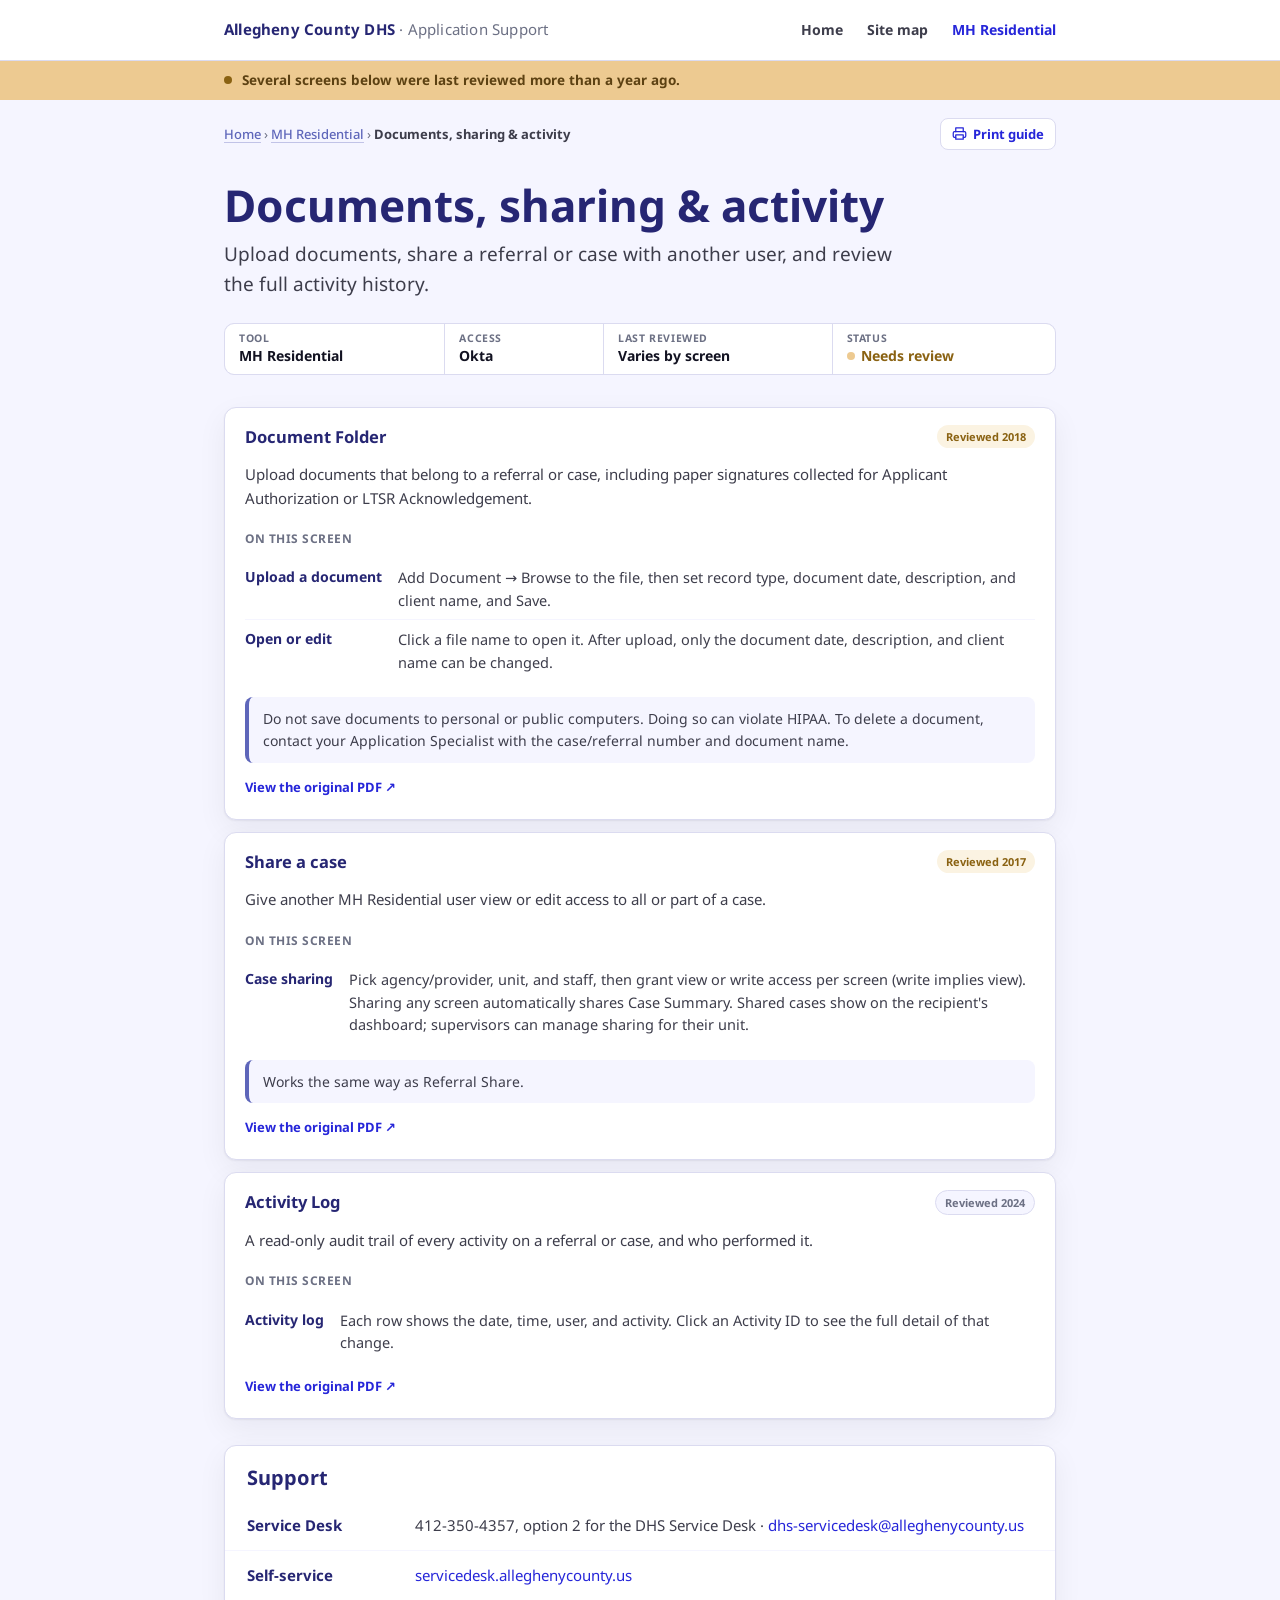
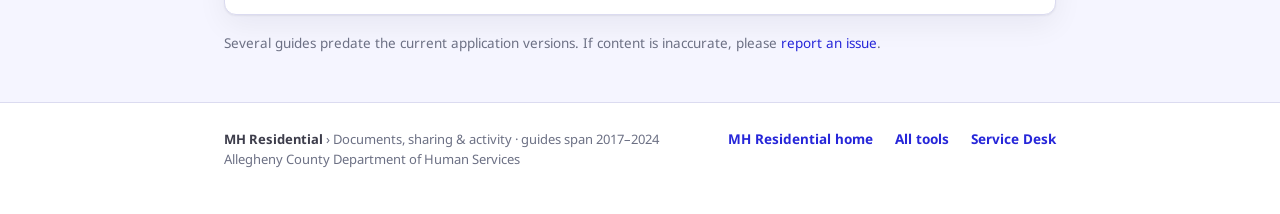
<file: mh-res-documents.html>
<!DOCTYPE html>
<html lang="en"><head><meta charset="UTF-8"><meta name="viewport" content="width=device-width, initial-scale=1.0">
<title>Documents, sharing & activity</title><link rel="stylesheet" href="acdhs.css"><link rel="stylesheet" href="tool-page.css">
<style>
  html{scroll-behavior:smooth;}
</style>
</head><body>
<div class="topbar"><div class="wrap-narrow">
  <div class="brand">Allegheny County DHS <span>· Application Support</span></div>
  <nav class="nav" aria-label="Sections"><a href="index.html">Home</a><a href="dhs-sitemap.html">Site map</a><a href="mh-residential-landing.html" class="active">MH Residential</a></nav>
</div></div><div class="notice"><div class="wrap-narrow"><span class="dot"></span><span>Several screens below were last reviewed more than a year ago.</span></div></div><main class="wrap-narrow"><div class="crumb has-actions"><span class="trail"><a href="index.html">Home</a> › <a href="mh-residential-landing.html">MH Residential</a> › <b>Documents, sharing &amp; activity</b></span><button type="button" class="print-btn"><svg viewBox="0 0 24 24" aria-hidden="true"><path d="M6 9V3h12v6"/><path d="M6 18H4a2 2 0 0 1-2-2v-5a2 2 0 0 1 2-2h16a2 2 0 0 1 2 2v5a2 2 0 0 1-2 2h-2"/><rect x="6" y="14" width="12" height="7"/></svg>Print guide</button></div><section class="hero"><h1>Documents, sharing &amp; activity</h1><p class="print-meta"></p><p class="lede">Upload documents, share a referral or case with another user, and review the full activity history.</p><div class="trust"><div><div class="k">Tool</div><div class="v">MH Residential</div></div><div><div class="k">Access</div><div class="v">Okta</div></div><div><div class="k">Last reviewed</div><div class="v">Varies by screen</div></div><div><div class="k">Status</div><div class="v warn">Needs review</div></div></div></section><section class="screen card" id="doc_folder"><div class="shead"><span class="stitle">Document Folder</span><span class="datetag old">Reviewed 2018</span></div><div class="sbody"><p class="purpose">Upload documents that belong to a referral or case, including paper signatures collected for Applicant Authorization or LTSR Acknowledgement.</p><h4 class="sh">On this screen</h4><dl class="fields"><div><dt>Upload a document</dt><dd>Add Document → Browse to the file, then set record type, document date, description, and client name, and Save.</dd></div><div><dt>Open or edit</dt><dd>Click a file name to open it. After upload, only the document date, description, and client name can be changed.</dd></div></dl><div class="note">Do not save documents to personal or public computers. Doing so can violate HIPAA. To delete a document, contact your Application Specialist with the case/referral number and document name.</div><div class="srclink"><a href="https://dhsapplicationsupport.alleghenycounty.us/wp-content/uploads/2024/12/doc_folder_synergy.pdf" target="_blank" rel="noopener">View the original PDF ↗</a></div></div></section><section class="screen card" id="utilities_share_case"><div class="shead"><span class="stitle">Share a case</span><span class="datetag old">Reviewed 2017</span></div><div class="sbody"><p class="purpose">Give another MH Residential user view or edit access to all or part of a case.</p><h4 class="sh">On this screen</h4><dl class="fields"><div><dt>Case sharing</dt><dd>Pick agency/provider, unit, and staff, then grant view or write access per screen (write implies view). Sharing any screen automatically shares Case Summary. Shared cases show on the recipient's dashboard; supervisors can manage sharing for their unit.</dd></div></dl><div class="note">Works the same way as Referral Share.</div><div class="srclink"><a href="https://dhsapplicationsupport.alleghenycounty.us/wp-content/uploads/2024/12/utilities_share_case_mh_res.pdf" target="_blank" rel="noopener">View the original PDF ↗</a></div></div></section><section class="screen card" id="utilities_activity_log"><div class="shead"><span class="stitle">Activity Log</span><span class="datetag ok">Reviewed 2024</span></div><div class="sbody"><p class="purpose">A read-only audit trail of every activity on a referral or case, and who performed it.</p><h4 class="sh">On this screen</h4><dl class="fields"><div><dt>Activity log</dt><dd>Each row shows the date, time, user, and activity. Click an Activity ID to see the full detail of that change.</dd></div></dl><div class="srclink"><a href="https://dhsapplicationsupport.alleghenycounty.us/wp-content/uploads/2024/12/utilities_activity_log_mh_res.pdf" target="_blank" rel="noopener">View the original PDF ↗</a></div></div></section><div class="contacts"><div style="padding:16px 22px 4px"><h2 style="font-size:20px;margin:0">Support</h2></div><dl style="margin:0;padding:4px 0 14px"><div class="row"><dt>Service Desk</dt><dd>412-350-4357, option 2 for the DHS Service Desk · <a href="mailto:dhs-servicedesk@alleghenycounty.us">dhs-servicedesk@alleghenycounty.us</a></dd></div><div class="row"><dt>Self-service</dt><dd><a href="https://servicedesk.alleghenycounty.us">servicedesk.alleghenycounty.us</a></dd></div></dl></div><p class="report">Several guides predate the current application versions. If content is inaccurate, please <a href="mailto:dhs-servicedesk@alleghenycounty.us?subject=Guide%20issue%3A%20Documents%2C%20sharing%20%26%20activity">report an issue</a>.</p></main><footer><div class="wrap-narrow">
  <div class="meta"><b>MH Residential</b> › Documents, sharing &amp; activity · guides span 2017–2024<br>Allegheny County Department of Human Services</div>
  <div class="flinks"><a href="mh-residential-landing.html">MH Residential home</a><a href="dhs-sitemap.html">All tools</a><a href="mailto:dhs-servicedesk@alleghenycounty.us">Service Desk</a></div>
</div></footer>
<script src="acdhs-print.js"></script></body></html>
</file>
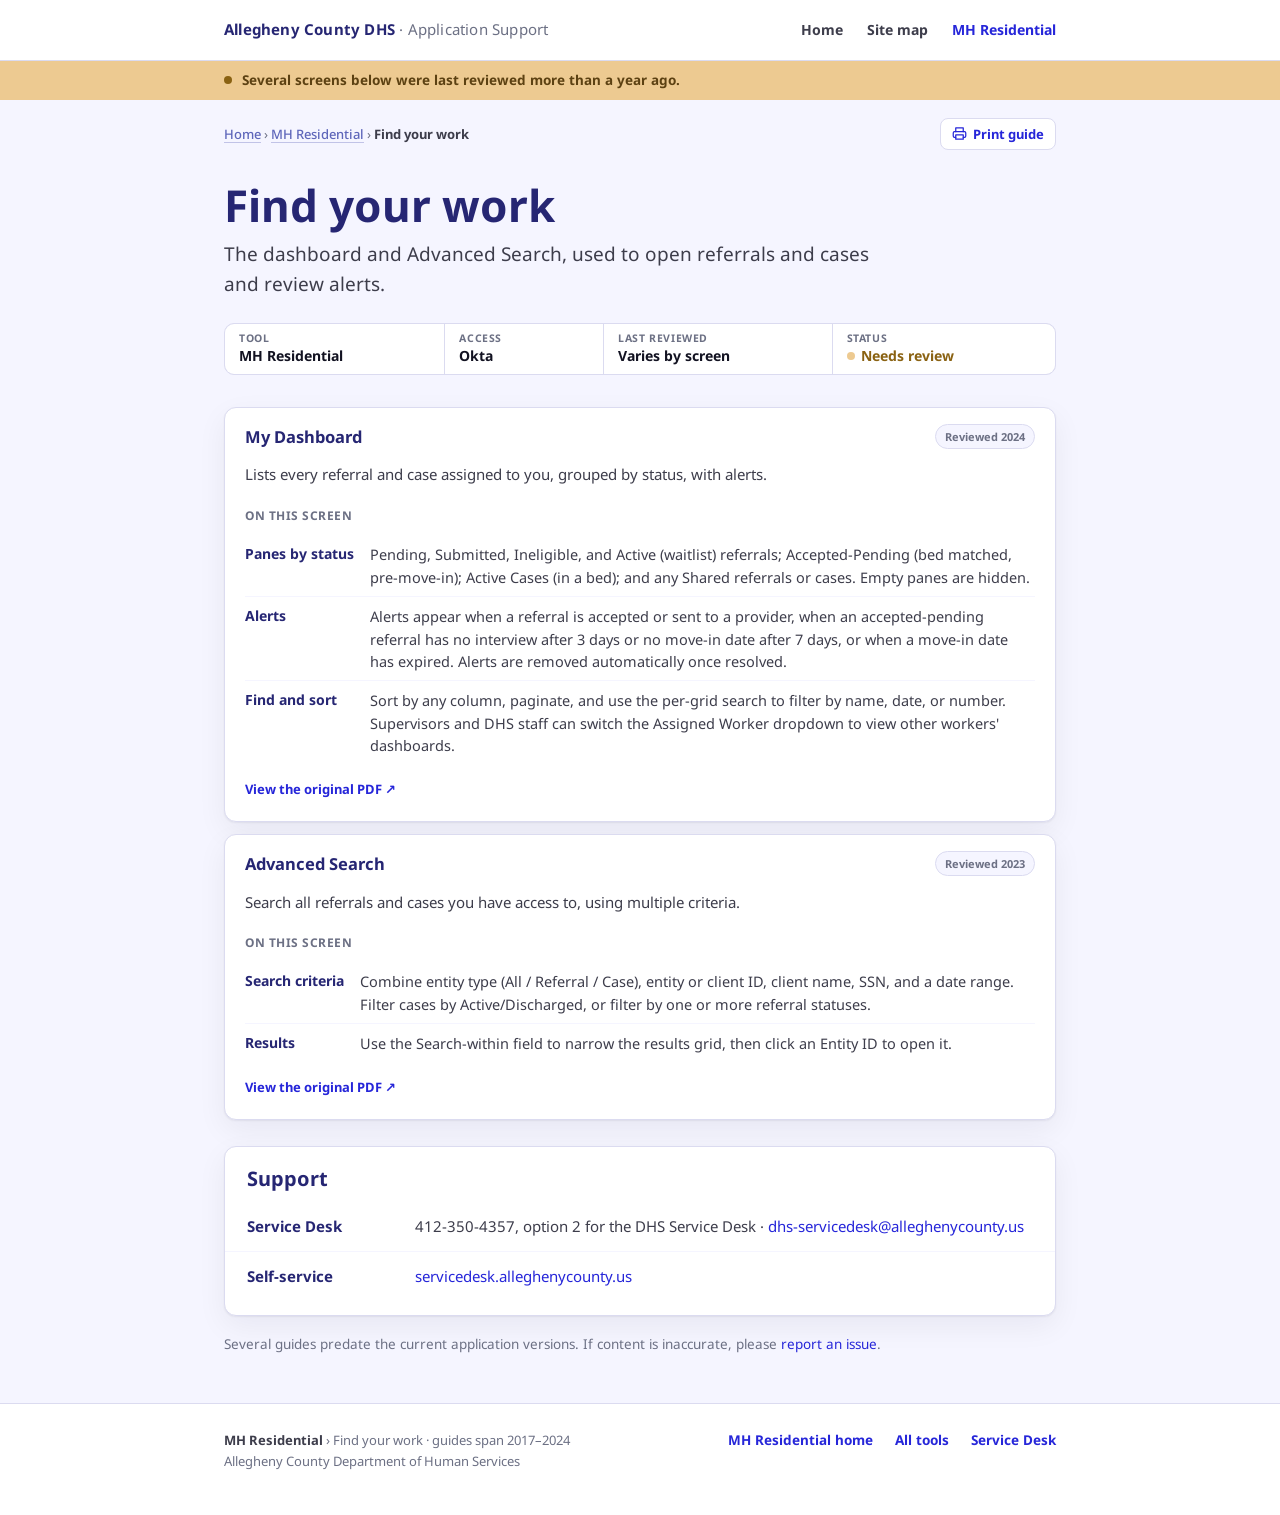
<file: mh-res-find-work.html>
<!DOCTYPE html>
<html lang="en"><head><meta charset="UTF-8"><meta name="viewport" content="width=device-width, initial-scale=1.0">
<title>Find your work</title><link rel="stylesheet" href="acdhs.css"><link rel="stylesheet" href="tool-page.css">
<style>
  html{scroll-behavior:smooth;}
</style>
</head><body>
<div class="topbar"><div class="wrap-narrow">
  <div class="brand">Allegheny County DHS <span>· Application Support</span></div>
  <nav class="nav" aria-label="Sections"><a href="index.html">Home</a><a href="dhs-sitemap.html">Site map</a><a href="mh-residential-landing.html" class="active">MH Residential</a></nav>
</div></div><div class="notice"><div class="wrap-narrow"><span class="dot"></span><span>Several screens below were last reviewed more than a year ago.</span></div></div><main class="wrap-narrow"><div class="crumb has-actions"><span class="trail"><a href="index.html">Home</a> › <a href="mh-residential-landing.html">MH Residential</a> › <b>Find your work</b></span><button type="button" class="print-btn"><svg viewBox="0 0 24 24" aria-hidden="true"><path d="M6 9V3h12v6"/><path d="M6 18H4a2 2 0 0 1-2-2v-5a2 2 0 0 1 2-2h16a2 2 0 0 1 2 2v5a2 2 0 0 1-2 2h-2"/><rect x="6" y="14" width="12" height="7"/></svg>Print guide</button></div><section class="hero"><h1>Find your work</h1><p class="print-meta"></p><p class="lede">The dashboard and Advanced Search, used to open referrals and cases and review alerts.</p><div class="trust"><div><div class="k">Tool</div><div class="v">MH Residential</div></div><div><div class="k">Access</div><div class="v">Okta</div></div><div><div class="k">Last reviewed</div><div class="v">Varies by screen</div></div><div><div class="k">Status</div><div class="v warn">Needs review</div></div></div></section><section class="screen card" id="db_mh_res"><div class="shead"><span class="stitle">My Dashboard</span><span class="datetag ok">Reviewed 2024</span></div><div class="sbody"><p class="purpose">Lists every referral and case assigned to you, grouped by status, with alerts.</p><h4 class="sh">On this screen</h4><dl class="fields"><div><dt>Panes by status</dt><dd>Pending, Submitted, Ineligible, and Active (waitlist) referrals; Accepted-Pending (bed matched, pre-move-in); Active Cases (in a bed); and any Shared referrals or cases. Empty panes are hidden.</dd></div><div><dt>Alerts</dt><dd>Alerts appear when a referral is accepted or sent to a provider, when an accepted-pending referral has no interview after 3 days or no move-in date after 7 days, or when a move-in date has expired. Alerts are removed automatically once resolved.</dd></div><div><dt>Find and sort</dt><dd>Sort by any column, paginate, and use the per-grid search to filter by name, date, or number. Supervisors and DHS staff can switch the Assigned Worker dropdown to view other workers' dashboards.</dd></div></dl><div class="srclink"><a href="https://dhsapplicationsupport.alleghenycounty.us/wp-content/uploads/2024/12/db_mh_res.pdf" target="_blank" rel="noopener">View the original PDF ↗</a></div></div></section><section class="screen card" id="search_mh_res"><div class="shead"><span class="stitle">Advanced Search</span><span class="datetag ok">Reviewed 2023</span></div><div class="sbody"><p class="purpose">Search all referrals and cases you have access to, using multiple criteria.</p><h4 class="sh">On this screen</h4><dl class="fields"><div><dt>Search criteria</dt><dd>Combine entity type (All / Referral / Case), entity or client ID, client name, SSN, and a date range. Filter cases by Active/Discharged, or filter by one or more referral statuses.</dd></div><div><dt>Results</dt><dd>Use the Search-within field to narrow the results grid, then click an Entity ID to open it.</dd></div></dl><div class="srclink"><a href="https://dhsapplicationsupport.alleghenycounty.us/wp-content/uploads/2024/12/search_mh_res.pdf" target="_blank" rel="noopener">View the original PDF ↗</a></div></div></section><div class="contacts"><div style="padding:16px 22px 4px"><h2 style="font-size:20px;margin:0">Support</h2></div><dl style="margin:0;padding:4px 0 14px"><div class="row"><dt>Service Desk</dt><dd>412-350-4357, option 2 for the DHS Service Desk · <a href="mailto:dhs-servicedesk@alleghenycounty.us">dhs-servicedesk@alleghenycounty.us</a></dd></div><div class="row"><dt>Self-service</dt><dd><a href="https://servicedesk.alleghenycounty.us">servicedesk.alleghenycounty.us</a></dd></div></dl></div><p class="report">Several guides predate the current application versions. If content is inaccurate, please <a href="mailto:dhs-servicedesk@alleghenycounty.us?subject=Guide%20issue%3A%20Find%20your%20work">report an issue</a>.</p></main><footer><div class="wrap-narrow">
  <div class="meta"><b>MH Residential</b> › Find your work · guides span 2017–2024<br>Allegheny County Department of Human Services</div>
  <div class="flinks"><a href="mh-residential-landing.html">MH Residential home</a><a href="dhs-sitemap.html">All tools</a><a href="mailto:dhs-servicedesk@alleghenycounty.us">Service Desk</a></div>
</div></footer>
<script src="acdhs-print.js"></script></body></html>
</file>
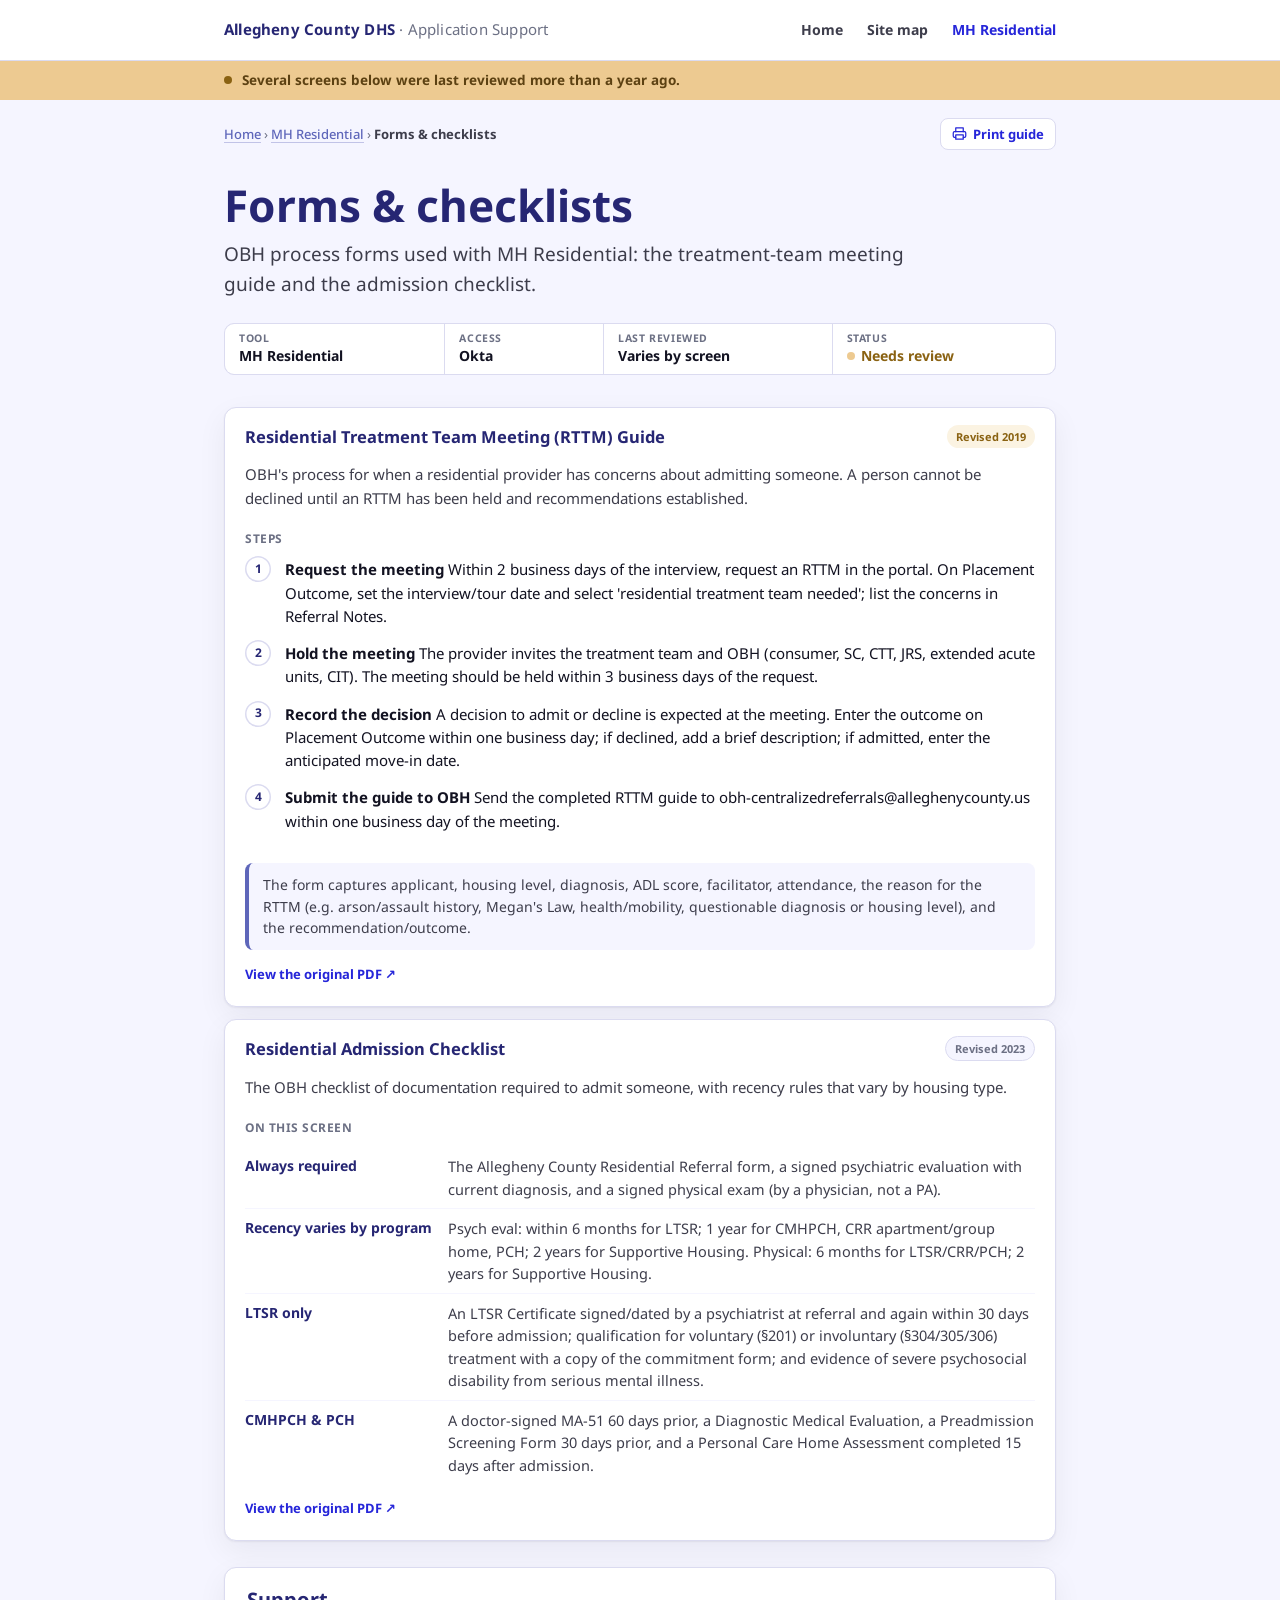
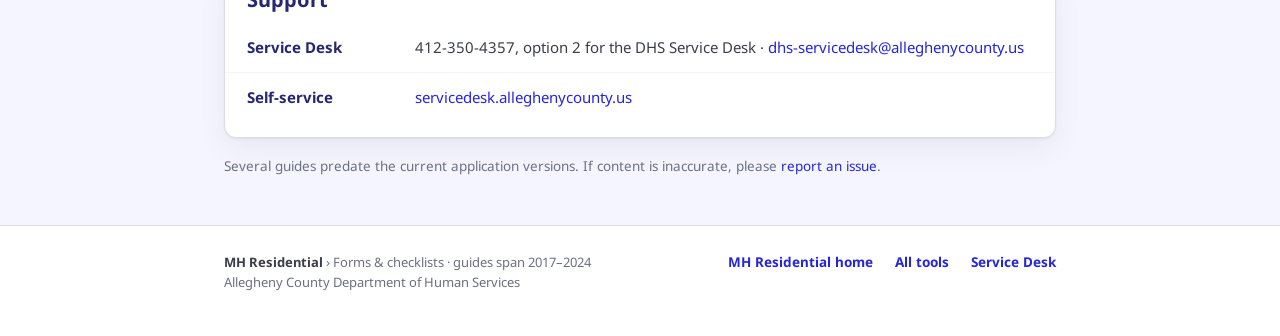
<file: mh-res-forms.html>
<!DOCTYPE html>
<html lang="en"><head><meta charset="UTF-8"><meta name="viewport" content="width=device-width, initial-scale=1.0">
<title>Forms & checklists</title><link rel="stylesheet" href="acdhs.css"><link rel="stylesheet" href="tool-page.css">
<style>
  html{scroll-behavior:smooth;}
</style>
</head><body>
<div class="topbar"><div class="wrap-narrow">
  <div class="brand">Allegheny County DHS <span>· Application Support</span></div>
  <nav class="nav" aria-label="Sections"><a href="index.html">Home</a><a href="dhs-sitemap.html">Site map</a><a href="mh-residential-landing.html" class="active">MH Residential</a></nav>
</div></div><div class="notice"><div class="wrap-narrow"><span class="dot"></span><span>Several screens below were last reviewed more than a year ago.</span></div></div><main class="wrap-narrow"><div class="crumb has-actions"><span class="trail"><a href="index.html">Home</a> › <a href="mh-residential-landing.html">MH Residential</a> › <b>Forms &amp; checklists</b></span><button type="button" class="print-btn"><svg viewBox="0 0 24 24" aria-hidden="true"><path d="M6 9V3h12v6"/><path d="M6 18H4a2 2 0 0 1-2-2v-5a2 2 0 0 1 2-2h16a2 2 0 0 1 2 2v5a2 2 0 0 1-2 2h-2"/><rect x="6" y="14" width="12" height="7"/></svg>Print guide</button></div><section class="hero"><h1>Forms &amp; checklists</h1><p class="print-meta"></p><p class="lede">OBH process forms used with MH Residential: the treatment-team meeting guide and the admission checklist.</p><div class="trust"><div><div class="k">Tool</div><div class="v">MH Residential</div></div><div><div class="k">Access</div><div class="v">Okta</div></div><div><div class="k">Last reviewed</div><div class="v">Varies by screen</div></div><div><div class="k">Status</div><div class="v warn">Needs review</div></div></div></section><section class="screen card" id="form_tx_mtg_guide"><div class="shead"><span class="stitle">Residential Treatment Team Meeting (RTTM) Guide</span><span class="datetag old">Revised 2019</span></div><div class="sbody"><p class="purpose">OBH's process for when a residential provider has concerns about admitting someone. A person cannot be declined until an RTTM has been held and recommendations established.</p><h4 class="sh">Steps</h4><ol class="steps"><li><b>Request the meeting</b> Within 2 business days of the interview, request an RTTM in the portal. On Placement Outcome, set the interview/tour date and select 'residential treatment team needed'; list the concerns in Referral Notes.</li><li><b>Hold the meeting</b> The provider invites the treatment team and OBH (consumer, SC, CTT, JRS, extended acute units, CIT). The meeting should be held within 3 business days of the request.</li><li><b>Record the decision</b> A decision to admit or decline is expected at the meeting. Enter the outcome on Placement Outcome within one business day; if declined, add a brief description; if admitted, enter the anticipated move-in date.</li><li><b>Submit the guide to OBH</b> Send the completed RTTM guide to obh-centralizedreferrals@alleghenycounty.us within one business day of the meeting.</li></ol><div class="note">The form captures applicant, housing level, diagnosis, ADL score, facilitator, attendance, the reason for the RTTM (e.g. arson/assault history, Megan's Law, health/mobility, questionable diagnosis or housing level), and the recommendation/outcome.</div><div class="srclink"><a href="https://dhsapplicationsupport.alleghenycounty.us/wp-content/uploads/2026/04/form_tx_mtg_guide_mh_res.pdf" target="_blank" rel="noopener">View the original PDF ↗</a></div></div></section><section class="screen card" id="form_res_admission_checklist"><div class="shead"><span class="stitle">Residential Admission Checklist</span><span class="datetag ok">Revised 2023</span></div><div class="sbody"><p class="purpose">The OBH checklist of documentation required to admit someone, with recency rules that vary by housing type.</p><h4 class="sh">On this screen</h4><dl class="fields"><div><dt>Always required</dt><dd>The Allegheny County Residential Referral form, a signed psychiatric evaluation with current diagnosis, and a signed physical exam (by a physician, not a PA).</dd></div><div><dt>Recency varies by program</dt><dd>Psych eval: within 6 months for LTSR; 1 year for CMHPCH, CRR apartment/group home, PCH; 2 years for Supportive Housing. Physical: 6 months for LTSR/CRR/PCH; 2 years for Supportive Housing.</dd></div><div><dt>LTSR only</dt><dd>An LTSR Certificate signed/dated by a psychiatrist at referral and again within 30 days before admission; qualification for voluntary (§201) or involuntary (§304/305/306) treatment with a copy of the commitment form; and evidence of severe psychosocial disability from serious mental illness.</dd></div><div><dt>CMHPCH & PCH</dt><dd>A doctor-signed MA-51 60 days prior, a Diagnostic Medical Evaluation, a Preadmission Screening Form 30 days prior, and a Personal Care Home Assessment completed 15 days after admission.</dd></div></dl><div class="srclink"><a href="https://dhsapplicationsupport.alleghenycounty.us/wp-content/uploads/2026/04/form_res_admission_checklist_mh_res.pdf" target="_blank" rel="noopener">View the original PDF ↗</a></div></div></section><div class="contacts"><div style="padding:16px 22px 4px"><h2 style="font-size:20px;margin:0">Support</h2></div><dl style="margin:0;padding:4px 0 14px"><div class="row"><dt>Service Desk</dt><dd>412-350-4357, option 2 for the DHS Service Desk · <a href="mailto:dhs-servicedesk@alleghenycounty.us">dhs-servicedesk@alleghenycounty.us</a></dd></div><div class="row"><dt>Self-service</dt><dd><a href="https://servicedesk.alleghenycounty.us">servicedesk.alleghenycounty.us</a></dd></div></dl></div><p class="report">Several guides predate the current application versions. If content is inaccurate, please <a href="mailto:dhs-servicedesk@alleghenycounty.us?subject=Guide%20issue%3A%20Forms%20%26%20checklists">report an issue</a>.</p></main><footer><div class="wrap-narrow">
  <div class="meta"><b>MH Residential</b> › Forms &amp; checklists · guides span 2017–2024<br>Allegheny County Department of Human Services</div>
  <div class="flinks"><a href="mh-residential-landing.html">MH Residential home</a><a href="dhs-sitemap.html">All tools</a><a href="mailto:dhs-servicedesk@alleghenycounty.us">Service Desk</a></div>
</div></footer>
<script src="acdhs-print.js"></script></body></html>
</file>
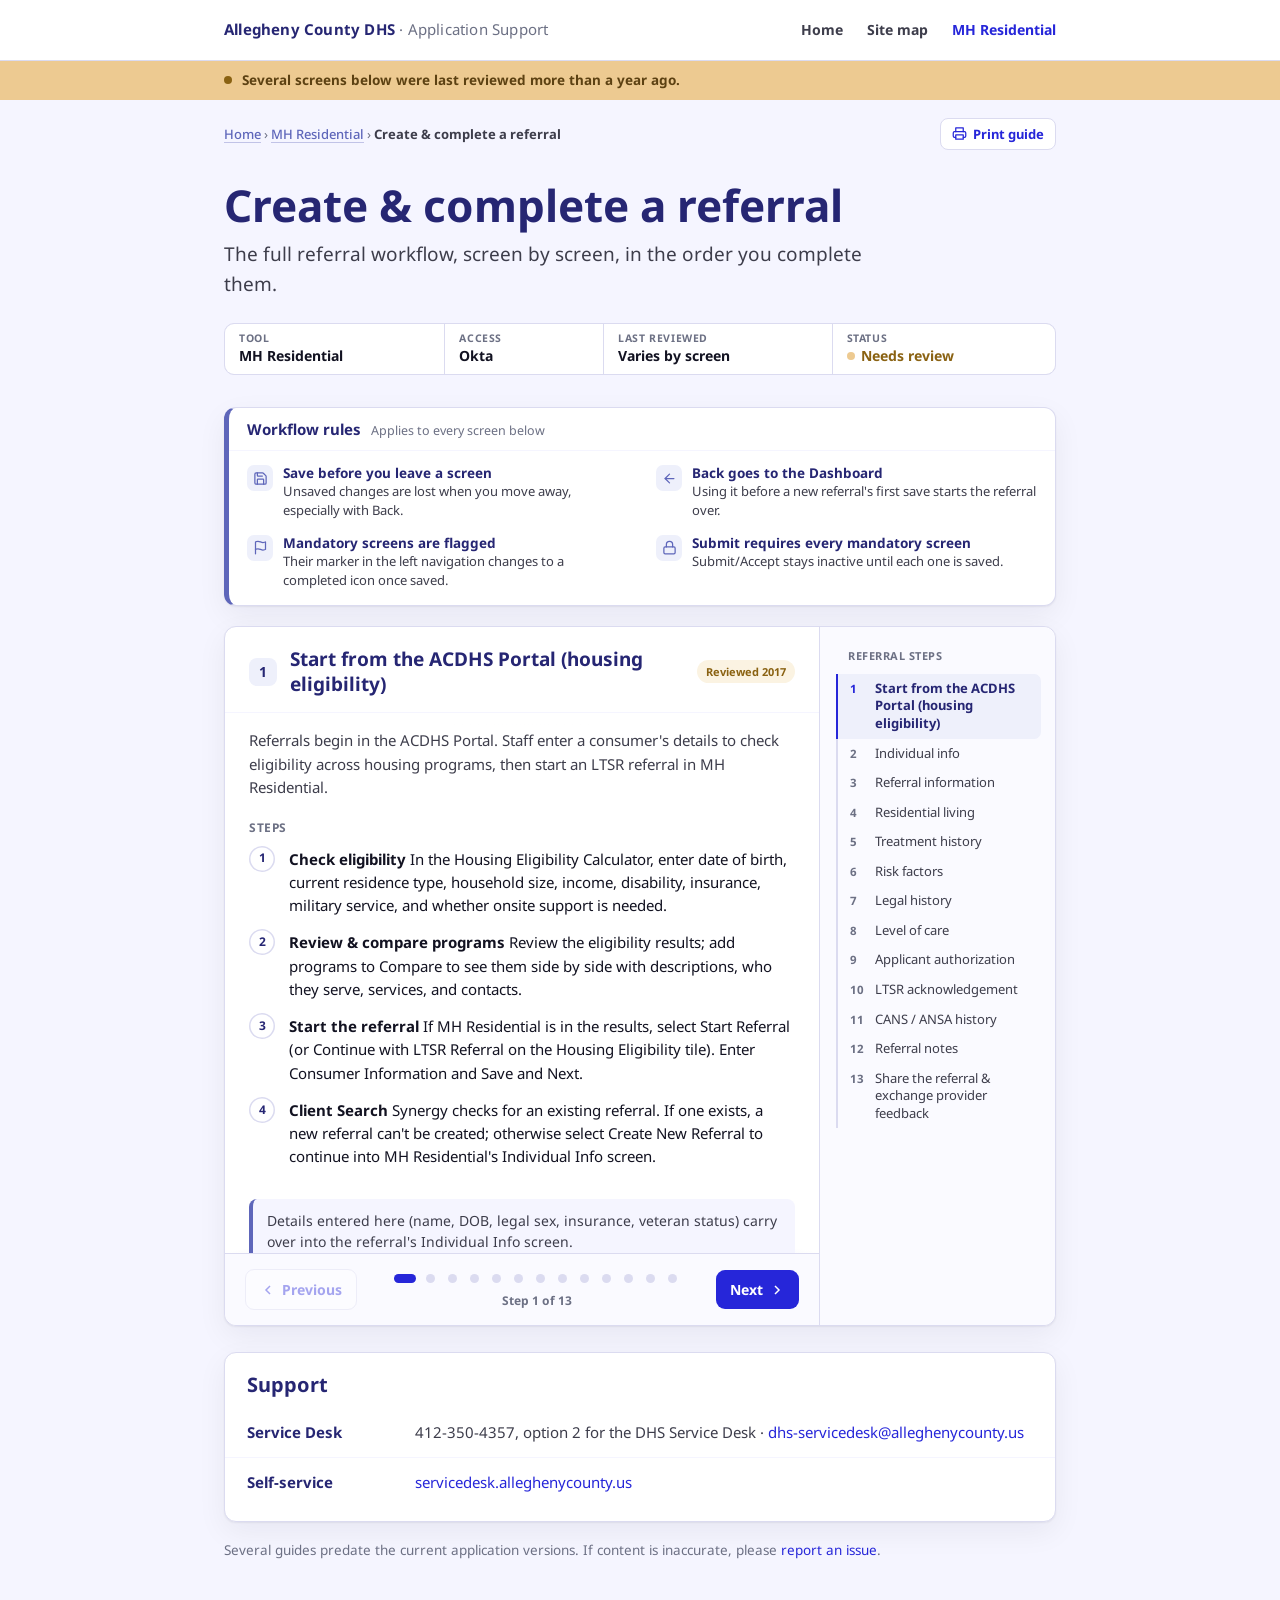
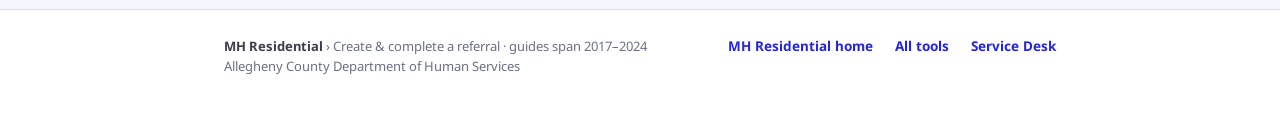
<file: mh-res-make-referral.html>
<!DOCTYPE html>
<html lang="en"><head><meta charset="UTF-8"><meta name="viewport" content="width=device-width, initial-scale=1.0">
<title>Create & complete a referral</title><link rel="stylesheet" href="acdhs.css"><link rel="stylesheet" href="tool-page.css">
<style>
  html{scroll-behavior:smooth;}
  /* step carousel: one screen at a time, with an on-page step list */
  .flow{display:grid;grid-template-columns:minmax(0,1fr) 236px;background:var(--white);border:1px solid var(--ash);border-radius:var(--radius);box-shadow:var(--shadow);margin:0 0 12px;scroll-margin-top:76px;}
  .flow-main{min-width:0;display:flex;flex-direction:column;}
  .flow-toc{border-left:1px solid var(--ash);background:#FAFAFF;border-radius:0 var(--radius) var(--radius) 0;padding:20px 14px 20px 16px;}
  .flow-toc .inner{position:sticky;top:78px;}
  .flow-toc .lab{display:block;font-size:11px;font-weight:700;letter-spacing:.5px;text-transform:uppercase;color:var(--stone);margin:0 0 10px 12px;}
  .flow-toc ol{list-style:none;margin:0;padding:0;border-left:2px solid var(--ash);}
  .flow-toc a{display:flex;gap:8px;margin-left:-2px;padding:6px 8px 6px 12px;border-left:2px solid transparent;border-radius:0 7px 7px 0;font-size:13px;line-height:1.35;color:var(--slate);}
  .flow-toc a:hover{color:var(--dark-blue);background:var(--smoke);text-decoration:none;}
  .flow-toc a .n{flex:none;min-width:17px;font-size:11.5px;font-weight:700;color:var(--stone);padding-top:1px;}
  .flow-toc a[aria-current="step"]{border-left-color:var(--blue);background:#EEF0FB;color:var(--dark-blue);font-weight:700;}
  .flow-toc a[aria-current="step"] .n{color:var(--blue);}
  .toc-toggle{display:none;}
  .slide{scroll-margin-top:76px;}
  .slide+.slide{border-top:1px solid var(--ash);}
  .flow.ready .slide+.slide{border-top:none;}
  .slide.enter{animation:slide-in .22s ease-out;}
  .slide.enter.back{animation-name:slide-in-back;}
  @keyframes slide-in{from{opacity:0;transform:translateX(14px);}to{opacity:1;transform:none;}}
  @keyframes slide-in-back{from{opacity:0;transform:translateX(-14px);}to{opacity:1;transform:none;}}
  .slide .shead{display:flex;align-items:center;gap:13px;padding:20px 24px 16px;border-bottom:1px solid var(--smoke);}
  .stitle{font-size:19px;line-height:1.3;font-weight:700;color:var(--dark-blue);flex:1;min-width:0;margin:0;}
  .stitle:focus{outline:none;}
  .sbody{padding:2px 24px 24px;}
  .flow-ctrl{margin-top:auto;display:flex;align-items:center;gap:12px;padding:14px 20px;border-top:1px solid var(--ash);background:#FAFAFF;border-radius:0 0 0 var(--radius);}
  .flow-ctrl .btn{display:inline-flex;align-items:center;gap:6px;padding:9px 14px;}
  .flow-ctrl .btn svg{width:16px;height:16px;stroke:currentColor;fill:none;stroke-width:2.2;}
  .flow-ctrl .btn:disabled{opacity:.4;cursor:default;pointer-events:none;}
  .dots-wrap{flex:1;display:flex;flex-direction:column;align-items:center;gap:4px;min-width:0;}
  .dots{display:flex;flex-wrap:wrap;justify-content:center;gap:2px;}
  .dots button{width:20px;height:20px;padding:0;border:none;background:none;cursor:pointer;display:flex;align-items:center;justify-content:center;border-radius:10px;}
  .dots button::before{content:"";width:9px;height:9px;border-radius:5px;background:var(--ash);transition:width .2s,background .2s;}
  .dots button:hover::before{background:var(--light-blue);}
  .dots button[aria-current="step"]{width:28px;}
  .dots button[aria-current="step"]::before{width:22px;background:var(--blue);}
  .count{font-size:12px;font-weight:700;color:var(--stone);}
  @media (max-width:760px){.flow{grid-template-columns:1fr;} .flow-toc{order:-1;border-left:none;border-bottom:1px solid var(--ash);border-radius:var(--radius) var(--radius) 0 0;padding:10px 12px;} .flow-toc .inner{position:static;} .flow.ready .flow-toc .lab{display:none;} .flow.ready .toc-toggle{display:flex;align-items:center;justify-content:space-between;width:100%;font:inherit;font-size:13.5px;font-weight:700;color:var(--dark-blue);background:var(--white);border:1px solid var(--ash);border-radius:9px;padding:9px 12px;cursor:pointer;} .toc-toggle svg{width:18px;height:18px;stroke:var(--light-blue);fill:none;stroke-width:2;transition:transform .2s;} .toc-toggle[aria-expanded="true"] svg{transform:rotate(180deg);} .flow.ready .flow-toc ol{display:none;margin-top:10px;} .flow.ready .flow-toc.open ol{display:block;} .flow-ctrl{border-radius:0 0 var(--radius) var(--radius);padding:12px 14px;gap:8px;} .flow-ctrl .btn{padding:9px 12px;} .flow-ctrl .btn .lbl{display:none;} .dots{flex-wrap:nowrap;gap:0;} .dots button{width:14px;} .dots button::before{width:7px;height:7px;} .dots button[aria-current="step"]{width:24px;} .dots button[aria-current="step"]::before{width:18px;} .slide .shead{padding:16px 18px 12px;flex-wrap:wrap;} .sbody{padding:2px 18px 20px;}}
  .flow:not(.ready) .flow-ctrl{display:none;}
  /* Fixed-height card: header, controls and step list stay put; only the step body scrolls. */
  .flow.ready{height:clamp(480px,calc(100vh - 100px),700px);grid-template-rows:minmax(0,1fr);}
  .flow.ready .flow-main{min-height:0;}
  .flow.ready .flow-toc{overflow-y:auto;}
  .flow.ready .flow-toc .inner{position:static;}
  .flow.ready .slide{flex:1;min-height:0;display:flex;flex-direction:column;}
  .flow.ready .slide[hidden]{display:none;}
  .flow.ready .shead{flex:none;}
  .flow.ready .sbody{flex:1;min-height:0;overflow-y:auto;overscroll-behavior:contain;
    /* scroll shadows: appear only when there is more content above/below */
    background:linear-gradient(var(--white) 30%,rgba(255,255,255,0)) center top,linear-gradient(rgba(255,255,255,0),var(--white) 70%) center bottom,radial-gradient(farthest-side at 50% 0,rgba(38,38,115,.16),transparent) center top,radial-gradient(farthest-side at 50% 100%,rgba(38,38,115,.16),transparent) center bottom;
    background-repeat:no-repeat;background-size:100% 36px,100% 36px,100% 12px,100% 12px;background-attachment:local,local,scroll,scroll;}
  .flow.ready .sbody:focus-visible{outline-offset:-3px;}
  @media (max-width:760px){.flow.ready{height:calc(100vh - 90px);height:calc(100dvh - 90px);min-height:440px;grid-template-rows:auto minmax(0,1fr);} .flow.ready .flow-toc{overflow:visible;position:relative;z-index:5;} .flow.ready .flow-toc ol{position:absolute;left:12px;right:12px;top:calc(100% - 4px);margin:0;max-height:min(460px,60vh);overflow-y:auto;background:var(--white);border:1px solid var(--ash);border-radius:10px;box-shadow:0 12px 32px rgba(18,18,33,.18);padding:6px;} .flow.ready .flow-toc a{margin-left:0;border-left:none;border-radius:7px;}}
  @media (prefers-reduced-motion:reduce){.slide.enter{animation:none;}}
  /* print: unpack the carousel into all 13 steps in order, with nothing clipped or hidden */
  @media print{
    .flow,.flow.ready{display:block;height:auto;border:none;background:none;margin:0;}
    .flow-main,.flow.ready .flow-main{display:block;}
    .flow-toc,.flow-ctrl{display:none!important;}
    .flow .slide,.flow.ready .slide,.flow.ready .slide[hidden]{display:block!important;animation:none!important;border:1px solid #999;border-radius:8px;margin:0 0 10px;}
    .flow.ready .sbody{overflow:visible;background:none;}
    .slide .shead{break-after:avoid;padding:12px 16px 10px;border-bottom-color:#ccc;}
    .sbody{padding:2px 16px 14px;}
    .snum{box-shadow:inset 0 0 0 1px #999;}
    .rulebox{break-inside:avoid;border-color:#999;}
    .rb-list .ri{box-shadow:inset 0 0 0 1px #ccc;}
  }
  /* workflow rules: one titled box, rules as a compact 2-up list */
  .rulebox{background:var(--white);border:1px solid var(--ash);border-left:5px solid var(--light-blue);border-radius:var(--radius);box-shadow:var(--shadow);margin:0 0 20px;}
  .rb-head{display:flex;align-items:baseline;flex-wrap:wrap;gap:4px 10px;padding:12px 18px 10px;border-bottom:1px solid var(--smoke);}
  .rb-head h2{font-size:15px;line-height:1.3;margin:0;}
  .rb-head span{font-size:12.5px;color:var(--stone);}
  .rb-list{list-style:none;margin:0;padding:6px 8px 8px;display:grid;grid-template-columns:1fr 1fr;gap:0 8px;}
  .rb-list li{display:flex;align-items:flex-start;gap:10px;padding:7px 10px;}
  .rb-list .ri{width:26px;height:26px;border-radius:7px;background:#EEF0FB;display:flex;align-items:center;justify-content:center;flex:none;margin-top:1px;}
  .rb-list .ri svg{width:15px;height:15px;fill:none;stroke:var(--light-blue);stroke-width:2;stroke-linecap:round;stroke-linejoin:round;}
  .rb-list b{display:block;font-size:13.5px;line-height:1.35;color:var(--dark-blue);}
  .rb-list li span:not(.ri){display:block;font-size:13px;line-height:1.45;color:var(--slate);}
  @media (max-width:680px){.rb-list{grid-template-columns:1fr;}}
</style>
</head><body>
<div class="topbar"><div class="wrap-narrow">
  <div class="brand">Allegheny County DHS <span>· Application Support</span></div>
  <nav class="nav" aria-label="Sections"><a href="index.html">Home</a><a href="dhs-sitemap.html">Site map</a><a href="mh-residential-landing.html" class="active">MH Residential</a></nav>
</div></div><div class="notice"><div class="wrap-narrow"><span class="dot"></span><span>Several screens below were last reviewed more than a year ago.</span></div></div><main class="wrap-narrow"><div class="crumb has-actions"><span class="trail"><a href="index.html">Home</a> › <a href="mh-residential-landing.html">MH Residential</a> › <b>Create &amp; complete a referral</b></span><button type="button" class="print-btn"><svg viewBox="0 0 24 24" aria-hidden="true"><path d="M6 9V3h12v6"/><path d="M6 18H4a2 2 0 0 1-2-2v-5a2 2 0 0 1 2-2h16a2 2 0 0 1 2 2v5a2 2 0 0 1-2 2h-2"/><rect x="6" y="14" width="12" height="7"/></svg>Print guide</button></div><section class="hero"><h1>Create &amp; complete a referral</h1><p class="print-meta"></p><p class="lede">The full referral workflow, screen by screen, in the order you complete them.</p><div class="trust"><div><div class="k">Tool</div><div class="v">MH Residential</div></div><div><div class="k">Access</div><div class="v">Okta</div></div><div><div class="k">Last reviewed</div><div class="v">Varies by screen</div></div><div><div class="k">Status</div><div class="v warn">Needs review</div></div></div></section><section class="rulebox" aria-labelledby="rules-h"><div class="rb-head"><h2 id="rules-h">Workflow rules</h2><span>Applies to every screen below</span></div><ul class="rb-list"><li><span class="ri" aria-hidden="true"><svg viewBox="0 0 24 24"><path d="M15.2 3a2 2 0 0 1 1.4.6l3.8 3.8a2 2 0 0 1 .6 1.4V19a2 2 0 0 1-2 2H5a2 2 0 0 1-2-2V5a2 2 0 0 1 2-2z"/><path d="M17 21v-7a1 1 0 0 0-1-1H8a1 1 0 0 0-1 1v7"/><path d="M7 3v4a1 1 0 0 0 1 1h7"/></svg></span><div><b>Save before you leave a screen</b><span>Unsaved changes are lost when you move away, especially with Back.</span></div></li><li><span class="ri" aria-hidden="true"><svg viewBox="0 0 24 24"><path d="m12 19-7-7 7-7"/><path d="M19 12H5"/></svg></span><div><b>Back goes to the Dashboard</b><span>Using it before a new referral&#x27;s first save starts the referral over.</span></div></li><li><span class="ri" aria-hidden="true"><svg viewBox="0 0 24 24"><path d="M4 15s1-1 4-1 5 2 8 2 4-1 4-1V3s-1 1-4 1-5-2-8-2-4 1-4 1z"/><path d="M4 22v-7"/></svg></span><div><b>Mandatory screens are flagged</b><span>Their marker in the left navigation changes to a completed icon once saved.</span></div></li><li><span class="ri" aria-hidden="true"><svg viewBox="0 0 24 24"><rect width="18" height="11" x="3" y="11" rx="2"/><path d="M7 11V7a5 5 0 0 1 10 0v4"/></svg></span><div><b>Submit requires every mandatory screen</b><span>Submit/Accept stays inactive until each one is saved.</span></div></li></ul></section><section class="flow" id="referral-steps" aria-roledescription="carousel" aria-label="Referral steps"><div class="flow-main"><section class="slide" id="portal_eligibility"><header class="shead"><span class="snum">1</span><h2 class="stitle" tabindex="-1">Start from the ACDHS Portal (housing eligibility)</h2><span class="datetag old">Reviewed 2017</span></header><div class="sbody"><p class="purpose">Referrals begin in the ACDHS Portal. Staff enter a consumer's details to check eligibility across housing programs, then start an LTSR referral in MH Residential.</p><h4 class="sh">Steps</h4><ol class="steps"><li><b>Check eligibility</b> In the Housing Eligibility Calculator, enter date of birth, current residence type, household size, income, disability, insurance, military service, and whether onsite support is needed.</li><li><b>Review & compare programs</b> Review the eligibility results; add programs to Compare to see them side by side with descriptions, who they serve, services, and contacts.</li><li><b>Start the referral</b> If MH Residential is in the results, select Start Referral (or Continue with LTSR Referral on the Housing Eligibility tile). Enter Consumer Information and Save and Next.</li><li><b>Client Search</b> Synergy checks for an existing referral. If one exists, a new referral can't be created; otherwise select Create New Referral to continue into MH Residential's Individual Info screen.</li></ol><div class="note">Details entered here (name, DOB, legal sex, insurance, veteran status) carry over into the referral's Individual Info screen.</div><div class="srclink"><a href="https://dhsapplicationsupport.alleghenycounty.us/wp-content/uploads/2024/12/portal_eligibility_ref_mh_res.pdf" target="_blank" rel="noopener">View the original PDF ↗</a></div></div></section><section class="slide" id="ref_indiv_info"><header class="shead"><span class="snum">2</span><h2 class="stitle" tabindex="-1">Individual info</h2><span class="datetag ok">Reviewed 2023</span></header><div class="sbody"><p class="purpose">The first screen of a new referral. It records the consumer's demographics, SOGIE information, address(es), and representative payee, guardianship, and power-of-attorney details. The consumer is MCI-cleared and the referral is created on this screen.</p><h4 class="sh">Steps</h4><ol class="steps"><li><b>Start from the ACDHS Portal</b> A referral usually begins from the Portal's Eligibility Results (Start Referral) or the Housing Eligibility tile (Continue with LTSR Referral). Name, DOB, legal sex, insurance and veteran status carry over automatically.</li><li><b>Complete Individual Details</b> Enter name, SSN, birth date, legal sex, race, source of income, health insurance, SOAR and veteran status.</li><li><b>MCI-clear the consumer</b> Compare your entry against potential matches. A match of 95% or higher must be selected; Synergy does not allow a new MCI ID when one exists. Create a new ID only when there is no match.</li><li><b>Complete the Referral Summary</b> Set referral date, priority category, provider, facility/unit, assigned worker, readiness level (and date if 'Ready in 90 days'), and mental-health diagnoses. Saving here creates the referral and assigns its ID.</li><li><b>Add SOGIE, address, and payee/guardian info</b> Document SOGIE (or check Did Not Ask Yet), add and validate address(es) against Postal, and record representative payee, guardian, and power-of-attorney details.</li></ol><h4 class="sh">Troubleshooting</h4><div class="recover"><div class="rh">What to do</div><table><tr><td>Left the screen before MCI-clearing and completing the Referral Summary</td><td><span class="chk">Check</span> Both are required before a new referral can be saved. Complete them before leaving the screen, or the entry is lost.</td></tr><tr><td>An address won't validate against Postal</td><td><span class="chk">Check</span> If the address is correct, use Create address as entered to save it without validation.</td></tr><tr><td>Potential match is 95%+ but you believe it's a different person</td><td><span class="chk">Check</span> You must select the match to clear the consumer. If it is a different person, contact the Service Desk. Synergy does not create a new ID when a 95%+ match exists.</td></tr></table></div><div class="note">Each referral has one consumer. After a consumer is entered, the New button is disabled.</div><div class="srclink"><a href="https://dhsapplicationsupport.alleghenycounty.us/wp-content/uploads/2024/12/ref_indiv_info_mh_res.pdf" target="_blank" rel="noopener">View the original PDF ↗</a></div></div></section><section class="slide" id="ref_ref_info"><header class="shead"><span class="snum">3</span><h2 class="stitle" tabindex="-1">Referral information</h2><span class="datetag old">Reviewed 2017</span></header><div class="sbody"><p class="purpose">Records who is making the referral (the Referral Source) and the consumer's Service Support information.</p><h4 class="sh">On this screen</h4><dl class="fields"><div><dt>Referral Source</dt><dd>Check Self? to auto-fill your own contact info. Capture name, office/cell phone, email, and the source's supervisor. Note whether MH housing has been discussed with the Service Support Program, and the Referral Provider type.</dd></div><div><dt>Service Support</dt><dd>Check Same as above if the support contact matches the source. Record whether the consumer has a Service Support; if yes, capture the program and team, provider agency, worker contact, recent CANS/ANSA date, and supervisor.</dd></div><div><dt>No Service Support</dt><dd>If the consumer has none, record whether a support referral was made and its date, the program type and provider, and a contact person. If no referral was made, an explanation is required.</dd></div></dl><div class="srclink"><a href="https://dhsapplicationsupport.alleghenycounty.us/wp-content/uploads/2024/12/ref_ref_info_mh_res.pdf" target="_blank" rel="noopener">View the original PDF ↗</a></div></div></section><section class="slide" id="ref_res_living"><header class="shead"><span class="snum">4</span><h2 class="stitle" tabindex="-1">Residential living</h2><span class="datetag old">Reviewed 2017</span></header><div class="sbody"><p class="purpose">Documents the consumer's prior residential-living history (last 5 years), other housing options being explored, and the housing programs they were found eligible for in the ACDHS Portal.</p><h4 class="sh">On this screen</h4><dl class="fields"><div><dt>Residential living experience</dt><dd>If the consumer lived in a residential facility in the last 5 years, record each: facility type, a narrative of the experience, program name, dates, and outcome.</dd></div><div><dt>Other housing options</dt><dd>Whether other options are being explored, selected from a multi-select list.</dd></div><div><dt>Eligible housing programs</dt><dd>Read-only, carried over from the Portal eligibility check.</dd></div></dl><div class="srclink"><a href="https://dhsapplicationsupport.alleghenycounty.us/wp-content/uploads/2024/12/ref_res_living_mh_res.pdf" target="_blank" rel="noopener">View the original PDF ↗</a></div></div></section><section class="slide" id="ref_tx_hx"><header class="shead"><span class="snum">5</span><h2 class="stitle" tabindex="-1">Treatment history</h2><span class="datetag ok">Reviewed 2023</span></header><div class="sbody"><p class="purpose">Documents the consumer's current mental-health diagnosis and their most recent psychiatric evaluation.</p><h4 class="sh">On this screen</h4><dl class="fields"><div><dt>Psychiatric evaluation</dt><dd>Date, evaluator, and evaluating agency of the most recent evaluation.</dd></div><div><dt>Mental health diagnosis</dt><dd>Add each diagnosis: diagnostic system, appointment date, priority group, axis/category and sub-category, primary/secondary, and description or code (entering one fills in the other).</dd></div></dl><div class="note">Eligibility: the consumer must have a primary diagnosis of a Serious Mental Illness within the past 12 months. A primary diagnosis of alcohol or substance use, an organic brain syndrome, a developmental disability, or a social condition does not qualify.</div><div class="srclink"><a href="https://dhsapplicationsupport.alleghenycounty.us/wp-content/uploads/2024/12/ref_tx_hx_mh_res.pdf" target="_blank" rel="noopener">View the original PDF ↗</a></div></div></section><section class="slide" id="ref_risk_factors"><header class="shead"><span class="snum">6</span><h2 class="stitle" tabindex="-1">Risk factors</h2><span class="datetag ok">Reviewed 2023</span></header><div class="sbody"><p class="purpose">Documents risk factors to consider in the housing search, plus any substance-use history.</p><h4 class="sh">On this screen</h4><dl class="fields"><div><dt>Risk factors</dt><dd>Yes/No for each: suicidal ideation, homicidality, harm to others, property destruction, fire safety, trauma/abuse history, reckless behavior, Megan's Law, weapons access, medical risk. A 'Yes' opens a required explanation.</dd></div><div><dt>Substance use history</dt><dd>Whether the consumer is currently using drugs or alcohol, and whether they have a history of substance use.</dd></div></dl><div class="note">Use the History icon in the pane's title bar to see prior versions of what was saved.</div><div class="srclink"><a href="https://dhsapplicationsupport.alleghenycounty.us/wp-content/uploads/2024/12/ref_risk_factors_mh_res.pdf" target="_blank" rel="noopener">View the original PDF ↗</a></div></div></section><section class="slide" id="ref_legal_hx"><header class="shead"><span class="snum">7</span><h2 class="stitle" tabindex="-1">Legal history</h2><span class="datetag ok">Reviewed 2023</span></header><div class="sbody"><p class="purpose">Documents the consumer's current and prior involvement in the legal system.</p><h4 class="sh">On this screen</h4><dl class="fields"><div><dt>Criminal activity</dt><dd>Whether the consumer has a history of criminal activity. If yes, add each charge with arrest date, arrest outcome, and an explanation.</dd></div></dl><div class="srclink"><a href="https://dhsapplicationsupport.alleghenycounty.us/wp-content/uploads/2024/12/ref_legal_hx_mh_res.pdf" target="_blank" rel="noopener">View the original PDF ↗</a></div></div></section><section class="slide" id="ref_level_of_care"><header class="shead"><span class="snum">8</span><h2 class="stitle" tabindex="-1">Level of care</h2><span class="datetag ok">Reviewed 2023</span></header><div class="sbody"><p class="purpose">Records the level of care the consumer needs, plus housing needs, special accommodations, and any physical-health conditions that affect housing. The level of care entered here determines which authorization screen comes next.</p><h4 class="sh">On this screen</h4><dl class="fields"><div><dt>Level of care information</dt><dd>Primary level of care (from the Referral Summary), site preference, and whether a private room is needed.</dd></div><div><dt>Housing needs</dt><dd>Check any needs/preferences; specify a town or 'Other'.</dd></div><div><dt>Special accommodations</dt><dd>Mobility needs, wheelchair/walker, whether a 1st-floor location is required, with details for each.</dd></div><div><dt>Physical health</dt><dd>Whether the consumer has physical-health conditions that impact housing, and which.</dd></div></dl><div class="note">Must be completed before Applicant Authorization or LTSR Acknowledgement. If the level of care is LTSR, go to LTSR Acknowledgement next; if it isn't, go to Applicant Authorization.</div><div class="srclink"><a href="https://dhsapplicationsupport.alleghenycounty.us/wp-content/uploads/2024/12/ref_level_of_care_mh_res.pdf" target="_blank" rel="noopener">View the original PDF ↗</a></div></div></section><section class="slide" id="ref_applicant_auth"><header class="shead"><span class="snum">9</span><h2 class="stitle" tabindex="-1">Applicant authorization</h2><span class="datetag old">Reviewed 2017</span></header><div class="sbody"><p class="purpose">Captures the consumer's authorization for the referral, for non-LTSR levels of care. Complete Level of Care first.</p><h4 class="sh">On this screen</h4><dl class="fields"><div><dt>Applicant authorization</dt><dd>Review the authorization statement with the consumer and check the agreement box. The applicant signature cannot be captured until the box is checked.</dd></div><div><dt>Signatures</dt><dd>Capture a digital signature (touchscreen + stylus) for both the applicant and the referral source, or select paper signature and upload it later to the Document Folder.</dd></div></dl><div class="note">Once saved, Submit becomes active. Use Chrome or Internet Explorer. Synergy is not compatible with Edge. If paper signatures were used, scan and upload them before submitting.</div><div class="srclink"><a href="https://dhsapplicationsupport.alleghenycounty.us/wp-content/uploads/2024/12/ref_applicant_auth_mh_res.pdf" target="_blank" rel="noopener">View the original PDF ↗</a></div></div></section><section class="slide" id="ref_ltsr_ack"><header class="shead"><span class="snum">10</span><h2 class="stitle" tabindex="-1">LTSR acknowledgement</h2><span class="datetag old">Reviewed 2017</span></header><div class="sbody"><p class="purpose">Captures the consumer's acknowledgement of the referral, for the LTSR level of care. Complete Level of Care first.</p><h4 class="sh">On this screen</h4><dl class="fields"><div><dt>LTSR acknowledgement</dt><dd>Review the acknowledgement statement with the consumer. If they're unable or refuse to sign, check that box and explain why.</dd></div><div><dt>Signatures</dt><dd>Capture a digital or paper signature for both the applicant and the referral source; the applicant may also be marked Refused to sign.</dd></div></dl><div class="note">Once saved, Submit becomes active. Use Chrome or Internet Explorer. Synergy is not compatible with Edge. Upload any paper signatures before submitting.</div><div class="srclink"><a href="https://dhsapplicationsupport.alleghenycounty.us/wp-content/uploads/2024/12/ref_ltsr_aknowledgement_mh_res.pdf" target="_blank" rel="noopener">View the original PDF ↗</a></div></div></section><section class="slide" id="ref_cans_ansa_hx"><header class="shead"><span class="snum">11</span><h2 class="stitle" tabindex="-1">CANS / ANSA history</h2><span class="datetag old">Reviewed 2017</span></header><div class="sbody"><p class="purpose">A read-only view of the consumer's CANS and ANSA assessments completed in the last 8 months.</p><h4 class="sh">On this screen</h4><dl class="fields"><div><dt>Assessment history</dt><dd>Each row shows the assessment description, assessor and role, provider/office, date, status, and projected reassessment date. Click a description to open its Summary Report as a PDF.</dd></div></dl><div class="srclink"><a href="https://dhsapplicationsupport.alleghenycounty.us/wp-content/uploads/2024/12/ref_cans_ansa_hx_mh_res.pdf" target="_blank" rel="noopener">View the original PDF ↗</a></div></div></section><section class="slide" id="ref_notes"><header class="shead"><span class="snum">12</span><h2 class="stitle" tabindex="-1">Referral notes</h2><span class="datetag old">Reviewed 2017</span></header><div class="sbody"><p class="purpose">Document notes and contacts about the consumer and the referral.</p><h4 class="sh">On this screen</h4><dl class="fields"><div><dt>Notes</dt><dd>Select New, type the note, and Save. Expand a row with [+] to read it in the grid.</dd></div></dl><div class="note">Notes entered here carry over to the Case Notes screen once the referral becomes a case.</div><div class="srclink"><a href="https://dhsapplicationsupport.alleghenycounty.us/wp-content/uploads/2024/12/ref_ref_notes_mh_res.pdf" target="_blank" rel="noopener">View the original PDF ↗</a></div></div></section><section class="slide" id="ref_share_feedback"><header class="shead"><span class="snum">13</span><h2 class="stitle" tabindex="-1">Share the referral & exchange provider feedback</h2><span class="datetag old">Reviewed 2018</span></header><div class="sbody"><p class="purpose">Share view or edit access to a referral with another MH Residential user, and exchange feedback between DHS and residential providers about a prospective referral.</p><h4 class="sh">On this screen</h4><dl class="fields"><div><dt>Referral sharing</dt><dd>Pick an agency/provider, unit, and staff member, then grant view or write access per screen (write implies view). Sharing any screen automatically shares Individual Info. Shared referrals appear on the recipient's dashboard; supervisors can manage sharing for their unit.</dd></div><div><dt>Residential provider feedback</dt><dd>DHS can request feedback from multiple providers, who get read-only access to review the referral and add feedback notes. All participants can see feedback from DHS and from each provider.</dd></div></dl><div class="srclink"><a href="https://dhsapplicationsupport.alleghenycounty.us/wp-content/uploads/2026/04/ref_share_feedback_mh_res.pdf" target="_blank" rel="noopener">View the original PDF ↗</a></div></div></section><div class="flow-ctrl"><button type="button" class="btn ghost" data-dir="-1" aria-label="Previous step"><svg viewBox="0 0 24 24" aria-hidden="true"><path d="m15 18-6-6 6-6"/></svg><span class="lbl">Previous</span></button><div class="dots-wrap"><div class="dots" role="group" aria-label="Choose a step"></div><div class="count" aria-live="polite"></div></div><button type="button" class="btn" data-dir="1" aria-label="Next step"><span class="lbl">Next</span><svg viewBox="0 0 24 24" aria-hidden="true"><path d="m9 18 6-6-6-6"/></svg></button></div></div><nav class="flow-toc" aria-label="Referral steps"><div class="inner"><span class="lab">Referral steps</span><button type="button" class="toc-toggle" aria-expanded="false" aria-controls="flow-toc-list"><span>Jump to a step</span><svg viewBox="0 0 24 24" aria-hidden="true"><path d="m6 9 6 6 6-6"/></svg></button><ol id="flow-toc-list"><li><a href="#portal_eligibility"><span class="n">1</span><span>Start from the ACDHS Portal (housing eligibility)</span></a></li><li><a href="#ref_indiv_info"><span class="n">2</span><span>Individual info</span></a></li><li><a href="#ref_ref_info"><span class="n">3</span><span>Referral information</span></a></li><li><a href="#ref_res_living"><span class="n">4</span><span>Residential living</span></a></li><li><a href="#ref_tx_hx"><span class="n">5</span><span>Treatment history</span></a></li><li><a href="#ref_risk_factors"><span class="n">6</span><span>Risk factors</span></a></li><li><a href="#ref_legal_hx"><span class="n">7</span><span>Legal history</span></a></li><li><a href="#ref_level_of_care"><span class="n">8</span><span>Level of care</span></a></li><li><a href="#ref_applicant_auth"><span class="n">9</span><span>Applicant authorization</span></a></li><li><a href="#ref_ltsr_ack"><span class="n">10</span><span>LTSR acknowledgement</span></a></li><li><a href="#ref_cans_ansa_hx"><span class="n">11</span><span>CANS / ANSA history</span></a></li><li><a href="#ref_notes"><span class="n">12</span><span>Referral notes</span></a></li><li><a href="#ref_share_feedback"><span class="n">13</span><span>Share the referral & exchange provider feedback</span></a></li></ol></div></nav></section><div class="contacts"><div style="padding:16px 22px 4px"><h2 style="font-size:20px;margin:0">Support</h2></div><dl style="margin:0;padding:4px 0 14px"><div class="row"><dt>Service Desk</dt><dd>412-350-4357, option 2 for the DHS Service Desk · <a href="mailto:dhs-servicedesk@alleghenycounty.us">dhs-servicedesk@alleghenycounty.us</a></dd></div><div class="row"><dt>Self-service</dt><dd><a href="https://servicedesk.alleghenycounty.us">servicedesk.alleghenycounty.us</a></dd></div></dl></div><p class="report">Several guides predate the current application versions. If content is inaccurate, please <a href="mailto:dhs-servicedesk@alleghenycounty.us?subject=Guide%20issue%3A%20Create%20%26%20complete%20a%20referral">report an issue</a>.</p></main><footer><div class="wrap-narrow">
  <div class="meta"><b>MH Residential</b> › Create &amp; complete a referral · guides span 2017–2024<br>Allegheny County Department of Human Services</div>
  <div class="flinks"><a href="mh-residential-landing.html">MH Residential home</a><a href="dhs-sitemap.html">All tools</a><a href="mailto:dhs-servicedesk@alleghenycounty.us">Service Desk</a></div>
</div></footer>
<script src="acdhs-print.js"></script>
<script>
/* Step carousel: shows one referral screen at a time. Without JS every screen stays visible, stacked. */
(function(){
  var flow=document.getElementById('referral-steps'); if(!flow) return;
  var slides=[].slice.call(flow.querySelectorAll('.slide'));
  var tocLinks=[].slice.call(flow.querySelectorAll('.flow-toc a'));
  var toc=flow.querySelector('.flow-toc'), toggle=flow.querySelector('.toc-toggle');
  var dotsEl=flow.querySelector('.dots'), count=flow.querySelector('.count');
  var prev=flow.querySelector('[data-dir="-1"]'), next=flow.querySelector('[data-dir="1"]');
  var n=slides.length, cur=-1;
  function title(i){return slides[i].querySelector('.stitle').textContent;}
  function indexOfId(id){for(var i=0;i<n;i++){if(slides[i].id===id) return i;} return -1;}

  var dots=slides.map(function(s,i){
    s.setAttribute('aria-roledescription','slide');
    s.setAttribute('aria-label',(i+1)+' of '+n);
    s.querySelector('.sbody').tabIndex=0; // the body scrolls inside the card; let keyboard users scroll it
    var b=document.createElement('button');
    b.type='button';
    b.setAttribute('aria-label','Step '+(i+1)+': '+title(i));
    b.addEventListener('click',function(){go(i);});
    dotsEl.appendChild(b);
    return b;
  });

  function go(i,opt){
    opt=opt||{};
    if(i<0||i>=n) return;
    if(i!==cur){
      var back=i<cur;
      slides.forEach(function(s,j){s.hidden=j!==i; s.classList.remove('enter','back');});
      if(cur!==-1){void slides[i].offsetWidth; slides[i].classList.add('enter'); if(back) slides[i].classList.add('back');}
      dots.forEach(function(d,j){if(j===i) d.setAttribute('aria-current','step'); else d.removeAttribute('aria-current');});
      tocLinks.forEach(function(a,j){if(j===i) a.setAttribute('aria-current','step'); else a.removeAttribute('aria-current');});
      slides[i].querySelector('.sbody').scrollTop=0;
      // Keep the current step visible in the step list when it scrolls (short screens).
      var lr=tocLinks[i].getBoundingClientRect(), tr=toc.getBoundingClientRect();
      if(lr.height && (lr.top<tr.top || lr.bottom>tr.bottom)) toc.scrollTop+=lr.top-tr.top-tr.height/2;
      prev.disabled=i===0; next.disabled=i===n-1;
      prev.setAttribute('aria-label',i>0?'Previous step: '+title(i-1):'Previous step');
      next.setAttribute('aria-label',i<n-1?'Next step: '+title(i+1):'Next step');
      count.textContent='Step '+(i+1)+' of '+n;
      toggle.firstElementChild.textContent='Step '+(i+1)+' of '+n+' · Jump to a step';
      cur=i;
      if(opt.hash!==false) history.replaceState(null,'','#'+slides[i].id);
    }
    // Long screens: bring the top of the new step back into view.
    if(opt.scroll!==false && flow.getBoundingClientRect().top<60) flow.scrollIntoView({block:'start'});
    if(opt.focus) slides[i].querySelector('.stitle').focus({preventScroll:true});
  }

  [prev,next].forEach(function(btn){
    btn.addEventListener('click',function(){
      go(cur+Number(btn.dataset.dir));
      if(btn.disabled) slides[cur].querySelector('.stitle').focus({preventScroll:true});
    });
  });
  tocLinks.forEach(function(a,i){
    a.addEventListener('click',function(e){
      e.preventDefault();
      closeToc();
      go(i,{focus:true});
    });
  });
  function closeToc(){toc.classList.remove('open'); toggle.setAttribute('aria-expanded','false');}
  toggle.addEventListener('click',function(){
    var open=toc.classList.toggle('open');
    toggle.setAttribute('aria-expanded',open?'true':'false');
  });
  // Phone layout: the step list is a dropdown over the step, so close it on Escape or an outside tap.
  document.addEventListener('click',function(e){if(!toc.contains(e.target)) closeToc();});
  toc.addEventListener('keydown',function(e){if(e.key==='Escape' && toc.classList.contains('open')){closeToc(); toggle.focus();}});
  flow.addEventListener('keydown',function(e){
    if(e.altKey||e.ctrlKey||e.metaKey||e.shiftKey||/^(INPUT|TEXTAREA|SELECT)$/.test(e.target.tagName)) return;
    if(e.key==='ArrowRight'){go(cur+1); e.preventDefault();}
    else if(e.key==='ArrowLeft'){go(cur-1); e.preventDefault();}
  });
  // Horizontal swipe on touch screens.
  var sx=null, sy=0, main=flow.querySelector('.flow-main');
  main.addEventListener('touchstart',function(e){sx=e.touches[0].clientX; sy=e.touches[0].clientY;},{passive:true});
  main.addEventListener('touchend',function(e){
    if(sx===null) return;
    var dx=e.changedTouches[0].clientX-sx, dy=e.changedTouches[0].clientY-sy; sx=null;
    if(Math.abs(dx)>60 && Math.abs(dx)>Math.abs(dy)*1.5) go(cur+(dx<0?1:-1));
  },{passive:true});
  window.addEventListener('hashchange',function(){
    var i=indexOfId(location.hash.slice(1));
    if(i>-1) go(i,{hash:false,scroll:false}), flow.scrollIntoView({block:'start'});
  });

  flow.classList.add('ready');
  var start=indexOfId(location.hash.slice(1));
  go(start>-1?start:0,{hash:false,scroll:false});
  // Run after the browser's own jump to the #fragment, so the whole carousel (and its step list) is in view.
  if(start>-1) window.addEventListener('load',function(){flow.scrollIntoView({block:'start'});});
})();
</script>
</body></html>
</file>
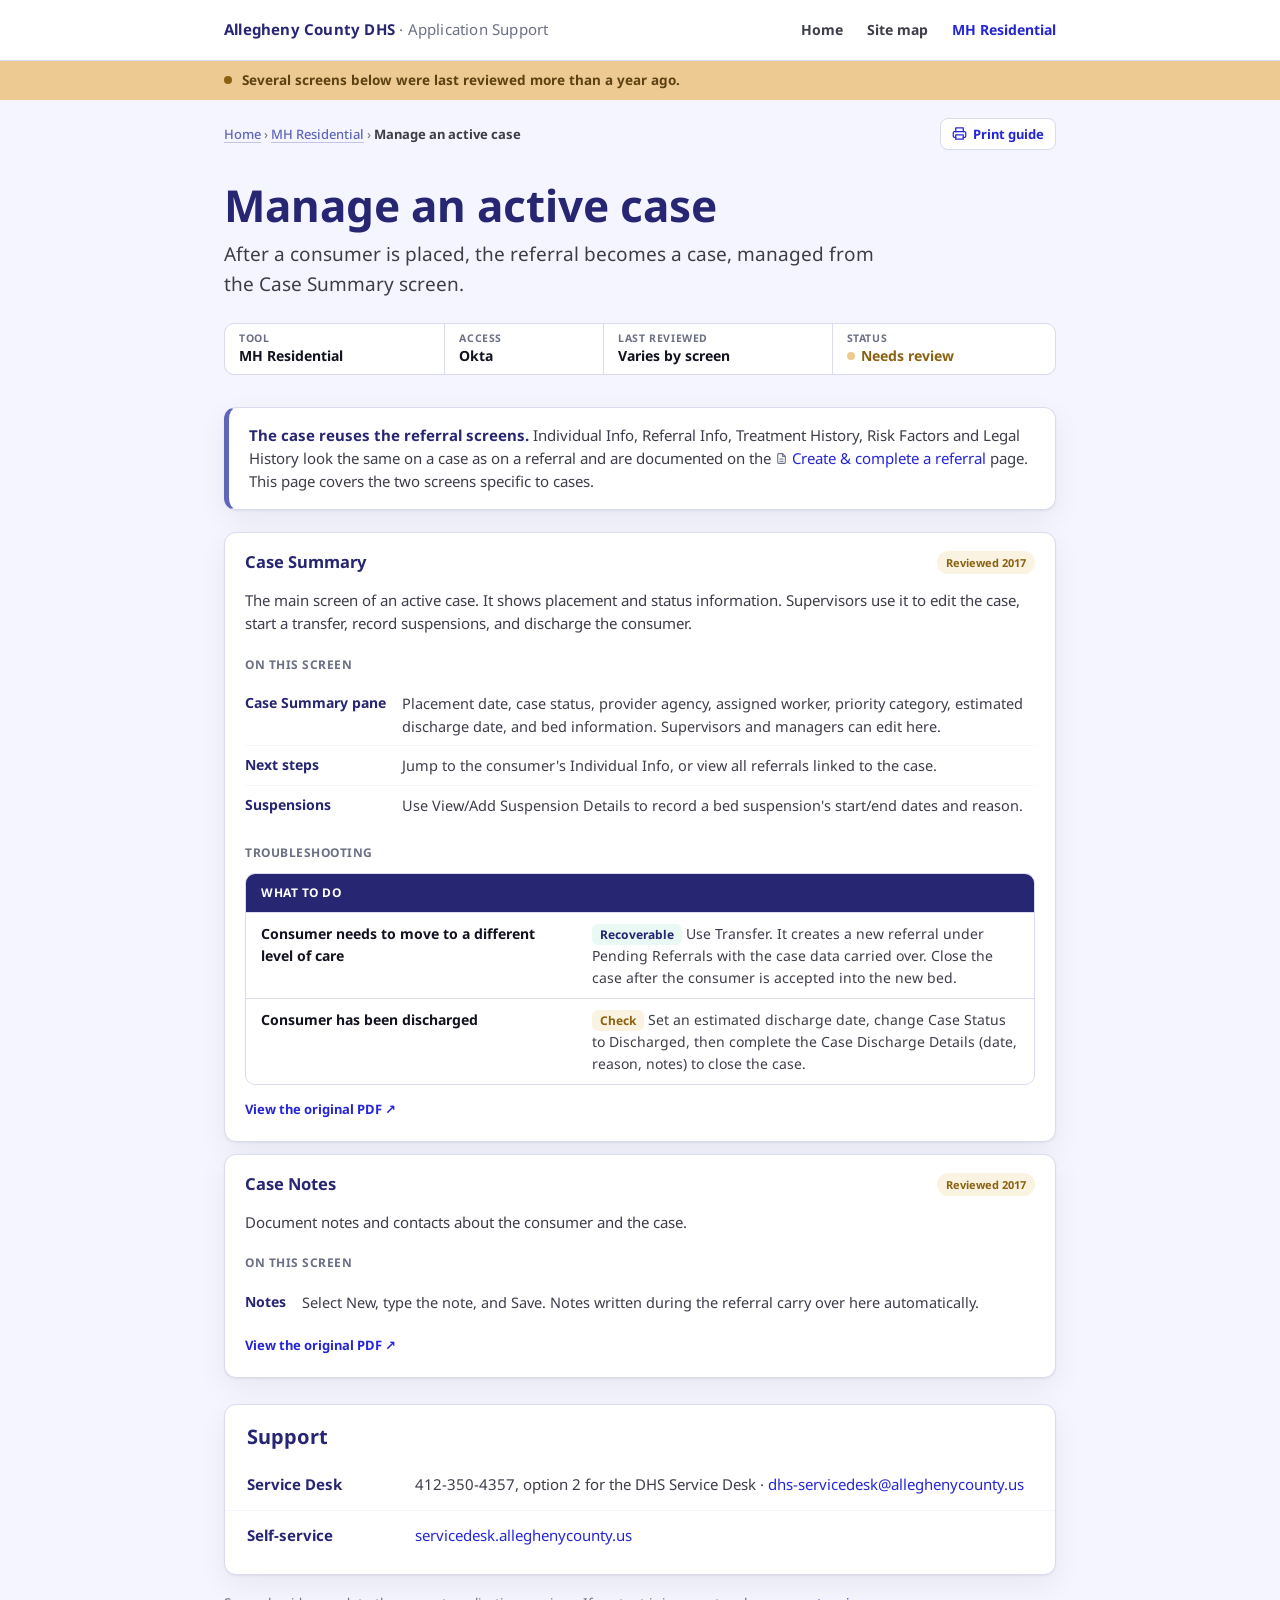
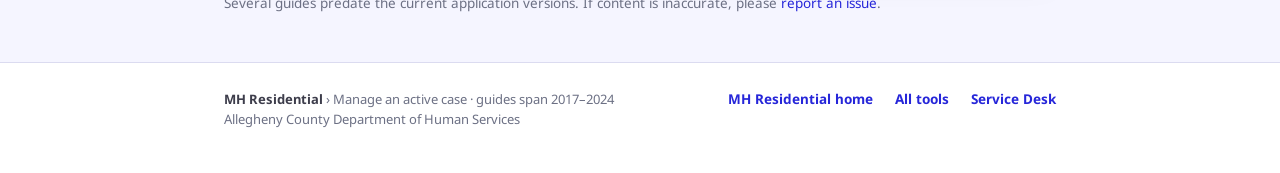
<file: mh-res-manage-case.html>
<!DOCTYPE html>
<html lang="en"><head><meta charset="UTF-8"><meta name="viewport" content="width=device-width, initial-scale=1.0">
<title>Manage an active case</title><link rel="stylesheet" href="acdhs.css"><link rel="stylesheet" href="tool-page.css">
<style>
  html{scroll-behavior:smooth;}
</style>
</head><body>
<div class="topbar"><div class="wrap-narrow">
  <div class="brand">Allegheny County DHS <span>· Application Support</span></div>
  <nav class="nav" aria-label="Sections"><a href="index.html">Home</a><a href="dhs-sitemap.html">Site map</a><a href="mh-residential-landing.html" class="active">MH Residential</a></nav>
</div></div><div class="notice"><div class="wrap-narrow"><span class="dot"></span><span>Several screens below were last reviewed more than a year ago.</span></div></div><main class="wrap-narrow"><div class="crumb has-actions"><span class="trail"><a href="index.html">Home</a> › <a href="mh-residential-landing.html">MH Residential</a> › <b>Manage an active case</b></span><button type="button" class="print-btn"><svg viewBox="0 0 24 24" aria-hidden="true"><path d="M6 9V3h12v6"/><path d="M6 18H4a2 2 0 0 1-2-2v-5a2 2 0 0 1 2-2h16a2 2 0 0 1 2 2v5a2 2 0 0 1-2 2h-2"/><rect x="6" y="14" width="12" height="7"/></svg>Print guide</button></div><section class="hero"><h1>Manage an active case</h1><p class="print-meta"></p><p class="lede">After a consumer is placed, the referral becomes a case, managed from the Case Summary screen.</p><div class="trust"><div><div class="k">Tool</div><div class="v">MH Residential</div></div><div><div class="k">Access</div><div class="v">Okta</div></div><div><div class="k">Last reviewed</div><div class="v">Varies by screen</div></div><div><div class="k">Status</div><div class="v warn">Needs review</div></div></div></section><div class="why"><b>The case reuses the referral screens.</b> Individual Info, Referral Info, Treatment History, Risk Factors and Legal History look the same on a case as on a referral and are documented on the <a class="lk-inline" href="mh-res-make-referral.html"><span class="lk-icon lk-guide" aria-hidden="true"></span>Create &amp; complete a referral</a> page. This page covers the two screens specific to cases.</div><section class="screen card" id="case_summary"><div class="shead"><span class="stitle">Case Summary</span><span class="datetag old">Reviewed 2017</span></div><div class="sbody"><p class="purpose">The main screen of an active case. It shows placement and status information. Supervisors use it to edit the case, start a transfer, record suspensions, and discharge the consumer.</p><h4 class="sh">On this screen</h4><dl class="fields"><div><dt>Case Summary pane</dt><dd>Placement date, case status, provider agency, assigned worker, priority category, estimated discharge date, and bed information. Supervisors and managers can edit here.</dd></div><div><dt>Next steps</dt><dd>Jump to the consumer's Individual Info, or view all referrals linked to the case.</dd></div><div><dt>Suspensions</dt><dd>Use View/Add Suspension Details to record a bed suspension's start/end dates and reason.</dd></div></dl><h4 class="sh">Troubleshooting</h4><div class="recover"><div class="rh">What to do</div><table><tr><td>Consumer needs to move to a different level of care</td><td><span class="yes">Recoverable</span> Use Transfer. It creates a new referral under Pending Referrals with the case data carried over. Close the case after the consumer is accepted into the new bed.</td></tr><tr><td>Consumer has been discharged</td><td><span class="chk">Check</span> Set an estimated discharge date, change Case Status to Discharged, then complete the Case Discharge Details (date, reason, notes) to close the case.</td></tr></table></div><div class="srclink"><a href="https://dhsapplicationsupport.alleghenycounty.us/wp-content/uploads/2024/12/case_summary_mh_res.pdf" target="_blank" rel="noopener">View the original PDF ↗</a></div></div></section><section class="screen card" id="case_case_notes"><div class="shead"><span class="stitle">Case Notes</span><span class="datetag old">Reviewed 2017</span></div><div class="sbody"><p class="purpose">Document notes and contacts about the consumer and the case.</p><h4 class="sh">On this screen</h4><dl class="fields"><div><dt>Notes</dt><dd>Select New, type the note, and Save. Notes written during the referral carry over here automatically.</dd></div></dl><div class="srclink"><a href="https://dhsapplicationsupport.alleghenycounty.us/wp-content/uploads/2024/12/case_case_notes_mh_res.pdf" target="_blank" rel="noopener">View the original PDF ↗</a></div></div></section><div class="contacts"><div style="padding:16px 22px 4px"><h2 style="font-size:20px;margin:0">Support</h2></div><dl style="margin:0;padding:4px 0 14px"><div class="row"><dt>Service Desk</dt><dd>412-350-4357, option 2 for the DHS Service Desk · <a href="mailto:dhs-servicedesk@alleghenycounty.us">dhs-servicedesk@alleghenycounty.us</a></dd></div><div class="row"><dt>Self-service</dt><dd><a href="https://servicedesk.alleghenycounty.us">servicedesk.alleghenycounty.us</a></dd></div></dl></div><p class="report">Several guides predate the current application versions. If content is inaccurate, please <a href="mailto:dhs-servicedesk@alleghenycounty.us?subject=Guide%20issue%3A%20Manage%20an%20active%20case">report an issue</a>.</p></main><footer><div class="wrap-narrow">
  <div class="meta"><b>MH Residential</b> › Manage an active case · guides span 2017–2024<br>Allegheny County Department of Human Services</div>
  <div class="flinks"><a href="mh-residential-landing.html">MH Residential home</a><a href="dhs-sitemap.html">All tools</a><a href="mailto:dhs-servicedesk@alleghenycounty.us">Service Desk</a></div>
</div></footer>
<script src="acdhs-print.js"></script></body></html>
</file>
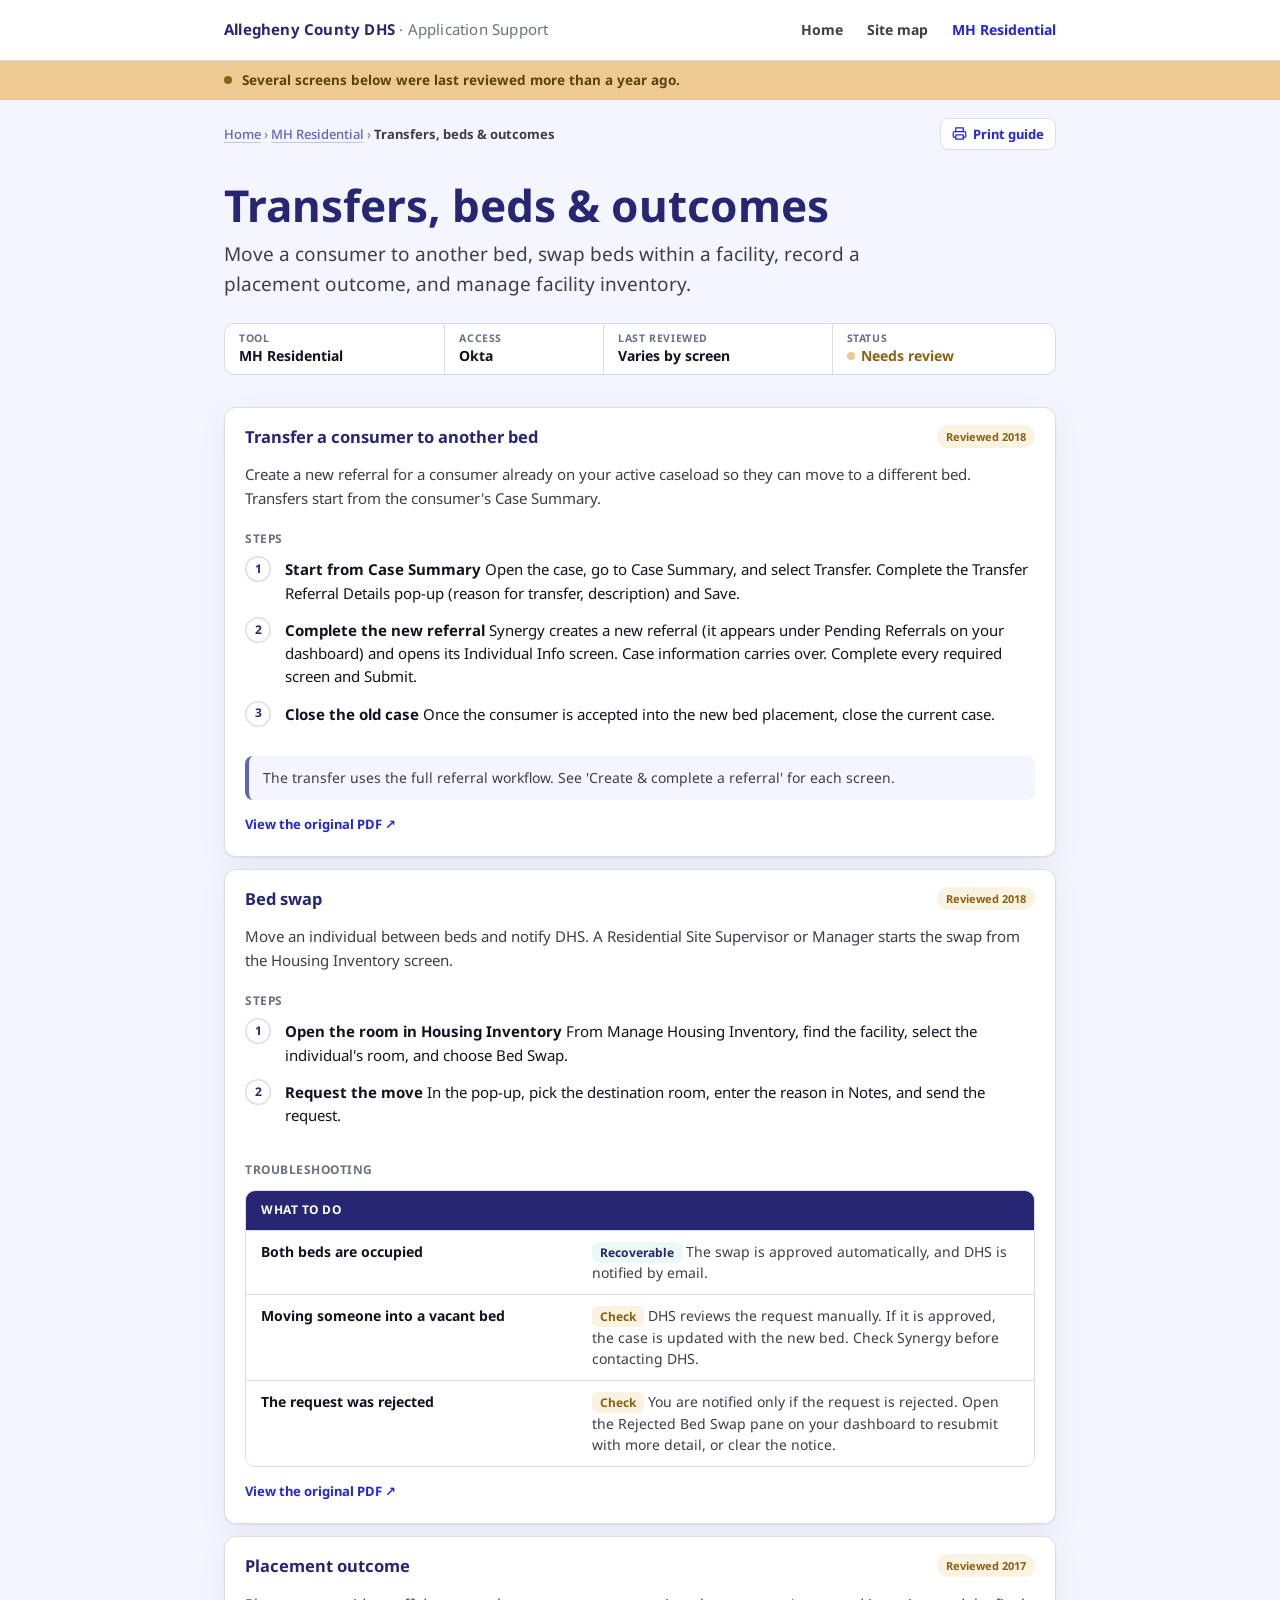
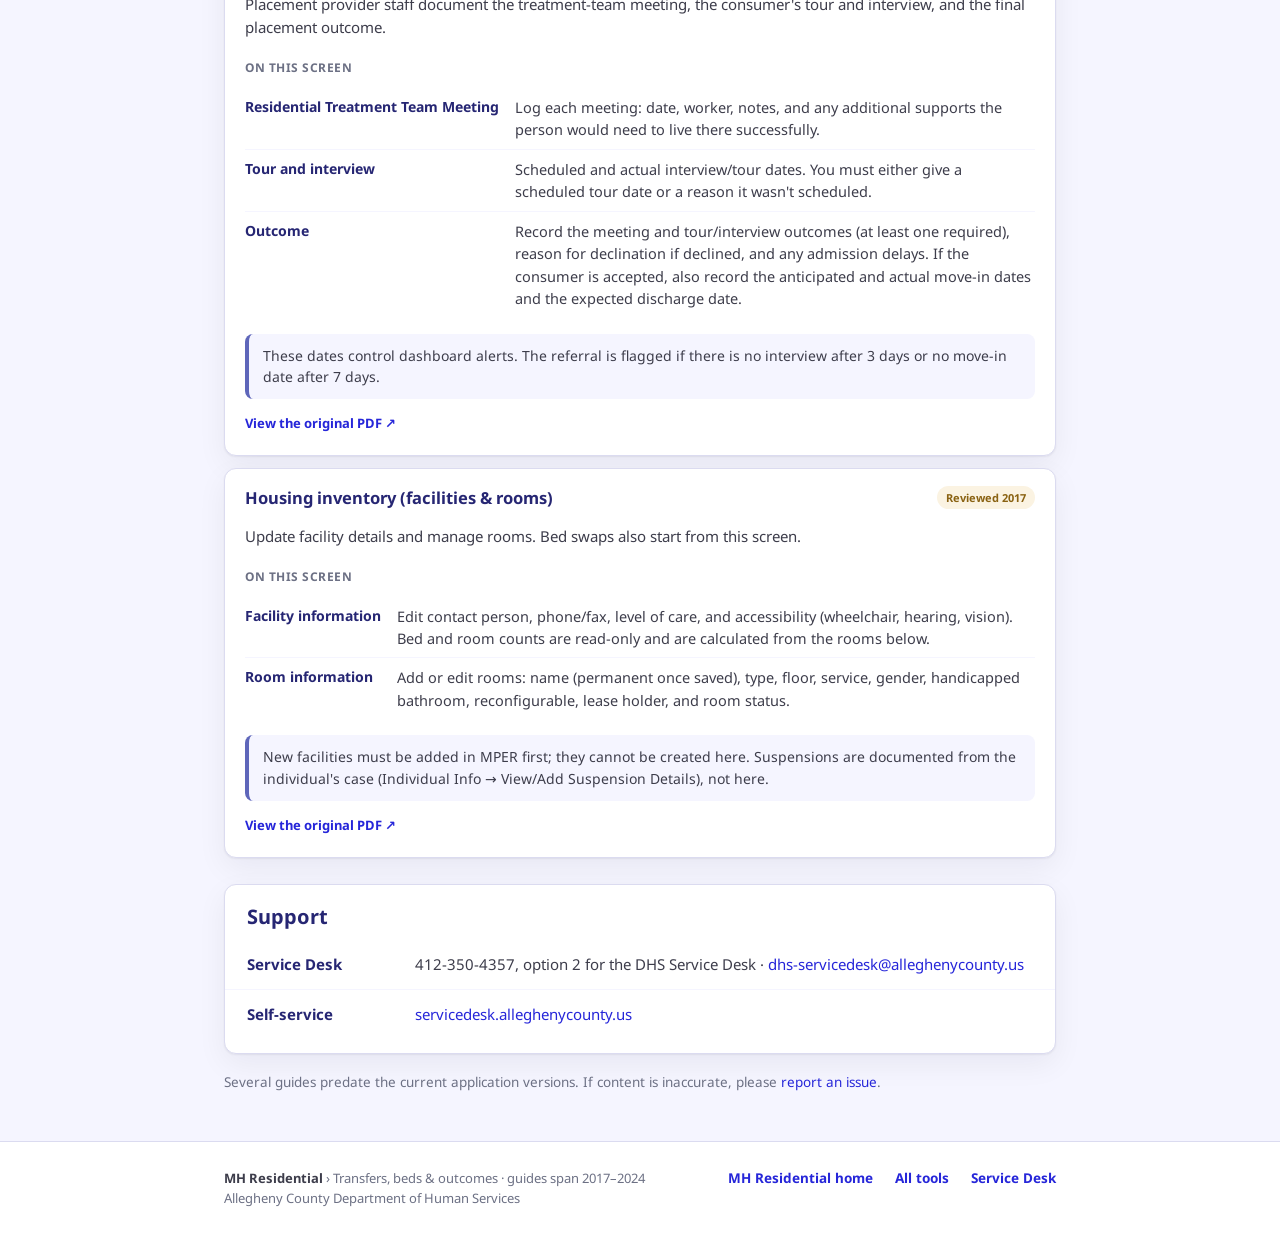
<file: mh-res-transfers-beds.html>
<!DOCTYPE html>
<html lang="en"><head><meta charset="UTF-8"><meta name="viewport" content="width=device-width, initial-scale=1.0">
<title>Transfers, beds & outcomes</title><link rel="stylesheet" href="acdhs.css"><link rel="stylesheet" href="tool-page.css">
<style>
  html{scroll-behavior:smooth;}
</style>
</head><body>
<div class="topbar"><div class="wrap-narrow">
  <div class="brand">Allegheny County DHS <span>· Application Support</span></div>
  <nav class="nav" aria-label="Sections"><a href="index.html">Home</a><a href="dhs-sitemap.html">Site map</a><a href="mh-residential-landing.html" class="active">MH Residential</a></nav>
</div></div><div class="notice"><div class="wrap-narrow"><span class="dot"></span><span>Several screens below were last reviewed more than a year ago.</span></div></div><main class="wrap-narrow"><div class="crumb has-actions"><span class="trail"><a href="index.html">Home</a> › <a href="mh-residential-landing.html">MH Residential</a> › <b>Transfers, beds &amp; outcomes</b></span><button type="button" class="print-btn"><svg viewBox="0 0 24 24" aria-hidden="true"><path d="M6 9V3h12v6"/><path d="M6 18H4a2 2 0 0 1-2-2v-5a2 2 0 0 1 2-2h16a2 2 0 0 1 2 2v5a2 2 0 0 1-2 2h-2"/><rect x="6" y="14" width="12" height="7"/></svg>Print guide</button></div><section class="hero"><h1>Transfers, beds &amp; outcomes</h1><p class="print-meta"></p><p class="lede">Move a consumer to another bed, swap beds within a facility, record a placement outcome, and manage facility inventory.</p><div class="trust"><div><div class="k">Tool</div><div class="v">MH Residential</div></div><div><div class="k">Access</div><div class="v">Okta</div></div><div><div class="k">Last reviewed</div><div class="v">Varies by screen</div></div><div><div class="k">Status</div><div class="v warn">Needs review</div></div></div></section><section class="screen card" id="quick_ref_transfer_referral"><div class="shead"><span class="stitle">Transfer a consumer to another bed</span><span class="datetag old">Reviewed 2018</span></div><div class="sbody"><p class="purpose">Create a new referral for a consumer already on your active caseload so they can move to a different bed. Transfers start from the consumer's Case Summary.</p><h4 class="sh">Steps</h4><ol class="steps"><li><b>Start from Case Summary</b> Open the case, go to Case Summary, and select Transfer. Complete the Transfer Referral Details pop-up (reason for transfer, description) and Save.</li><li><b>Complete the new referral</b> Synergy creates a new referral (it appears under Pending Referrals on your dashboard) and opens its Individual Info screen. Case information carries over. Complete every required screen and Submit.</li><li><b>Close the old case</b> Once the consumer is accepted into the new bed placement, close the current case.</li></ol><div class="note">The transfer uses the full referral workflow. See 'Create & complete a referral' for each screen.</div><div class="srclink"><a href="https://dhsapplicationsupport.alleghenycounty.us/wp-content/uploads/2024/12/quick_ref_transfer_referral.pdf" target="_blank" rel="noopener">View the original PDF ↗</a></div></div></section><section class="screen card" id="bed_swap"><div class="shead"><span class="stitle">Bed swap</span><span class="datetag old">Reviewed 2018</span></div><div class="sbody"><p class="purpose">Move an individual between beds and notify DHS. A Residential Site Supervisor or Manager starts the swap from the Housing Inventory screen.</p><h4 class="sh">Steps</h4><ol class="steps"><li><b>Open the room in Housing Inventory</b> From Manage Housing Inventory, find the facility, select the individual's room, and choose Bed Swap.</li><li><b>Request the move</b> In the pop-up, pick the destination room, enter the reason in Notes, and send the request.</li></ol><h4 class="sh">Troubleshooting</h4><div class="recover"><div class="rh">What to do</div><table><tr><td>Both beds are occupied</td><td><span class="yes">Recoverable</span> The swap is approved automatically, and DHS is notified by email.</td></tr><tr><td>Moving someone into a vacant bed</td><td><span class="chk">Check</span> DHS reviews the request manually. If it is approved, the case is updated with the new bed. Check Synergy before contacting DHS.</td></tr><tr><td>The request was rejected</td><td><span class="chk">Check</span> You are notified only if the request is rejected. Open the Rejected Bed Swap pane on your dashboard to resubmit with more detail, or clear the notice.</td></tr></table></div><div class="srclink"><a href="https://dhsapplicationsupport.alleghenycounty.us/wp-content/uploads/2026/04/bed_swap_mh_res.pdf" target="_blank" rel="noopener">View the original PDF ↗</a></div></div></section><section class="screen card" id="ref_placement_outcome"><div class="shead"><span class="stitle">Placement outcome</span><span class="datetag old">Reviewed 2017</span></div><div class="sbody"><p class="purpose">Placement provider staff document the treatment-team meeting, the consumer's tour and interview, and the final placement outcome.</p><h4 class="sh">On this screen</h4><dl class="fields"><div><dt>Residential Treatment Team Meeting</dt><dd>Log each meeting: date, worker, notes, and any additional supports the person would need to live there successfully.</dd></div><div><dt>Tour and interview</dt><dd>Scheduled and actual interview/tour dates. You must either give a scheduled tour date or a reason it wasn't scheduled.</dd></div><div><dt>Outcome</dt><dd>Record the meeting and tour/interview outcomes (at least one required), reason for declination if declined, and any admission delays. If the consumer is accepted, also record the anticipated and actual move-in dates and the expected discharge date.</dd></div></dl><div class="note">These dates control dashboard alerts. The referral is flagged if there is no interview after 3 days or no move-in date after 7 days.</div><div class="srclink"><a href="https://dhsapplicationsupport.alleghenycounty.us/wp-content/uploads/2024/12/ref_placement_outcome_mh_res.pdf" target="_blank" rel="noopener">View the original PDF ↗</a></div></div></section><section class="screen card" id="housing_inventory"><div class="shead"><span class="stitle">Housing inventory (facilities & rooms)</span><span class="datetag old">Reviewed 2017</span></div><div class="sbody"><p class="purpose">Update facility details and manage rooms. Bed swaps also start from this screen.</p><h4 class="sh">On this screen</h4><dl class="fields"><div><dt>Facility information</dt><dd>Edit contact person, phone/fax, level of care, and accessibility (wheelchair, hearing, vision). Bed and room counts are read-only and are calculated from the rooms below.</dd></div><div><dt>Room information</dt><dd>Add or edit rooms: name (permanent once saved), type, floor, service, gender, handicapped bathroom, reconfigurable, lease holder, and room status.</dd></div></dl><div class="note">New facilities must be added in MPER first; they cannot be created here. Suspensions are documented from the individual's case (Individual Info → View/Add Suspension Details), not here.</div><div class="srclink"><a href="https://dhsapplicationsupport.alleghenycounty.us/wp-content/uploads/2024/12/housing_inventory_mh_res.pdf" target="_blank" rel="noopener">View the original PDF ↗</a></div></div></section><div class="contacts"><div style="padding:16px 22px 4px"><h2 style="font-size:20px;margin:0">Support</h2></div><dl style="margin:0;padding:4px 0 14px"><div class="row"><dt>Service Desk</dt><dd>412-350-4357, option 2 for the DHS Service Desk · <a href="mailto:dhs-servicedesk@alleghenycounty.us">dhs-servicedesk@alleghenycounty.us</a></dd></div><div class="row"><dt>Self-service</dt><dd><a href="https://servicedesk.alleghenycounty.us">servicedesk.alleghenycounty.us</a></dd></div></dl></div><p class="report">Several guides predate the current application versions. If content is inaccurate, please <a href="mailto:dhs-servicedesk@alleghenycounty.us?subject=Guide%20issue%3A%20Transfers%2C%20beds%20%26%20outcomes">report an issue</a>.</p></main><footer><div class="wrap-narrow">
  <div class="meta"><b>MH Residential</b> › Transfers, beds &amp; outcomes · guides span 2017–2024<br>Allegheny County Department of Human Services</div>
  <div class="flinks"><a href="mh-residential-landing.html">MH Residential home</a><a href="dhs-sitemap.html">All tools</a><a href="mailto:dhs-servicedesk@alleghenycounty.us">Service Desk</a></div>
</div></footer>
<script src="acdhs-print.js"></script></body></html>
</file>
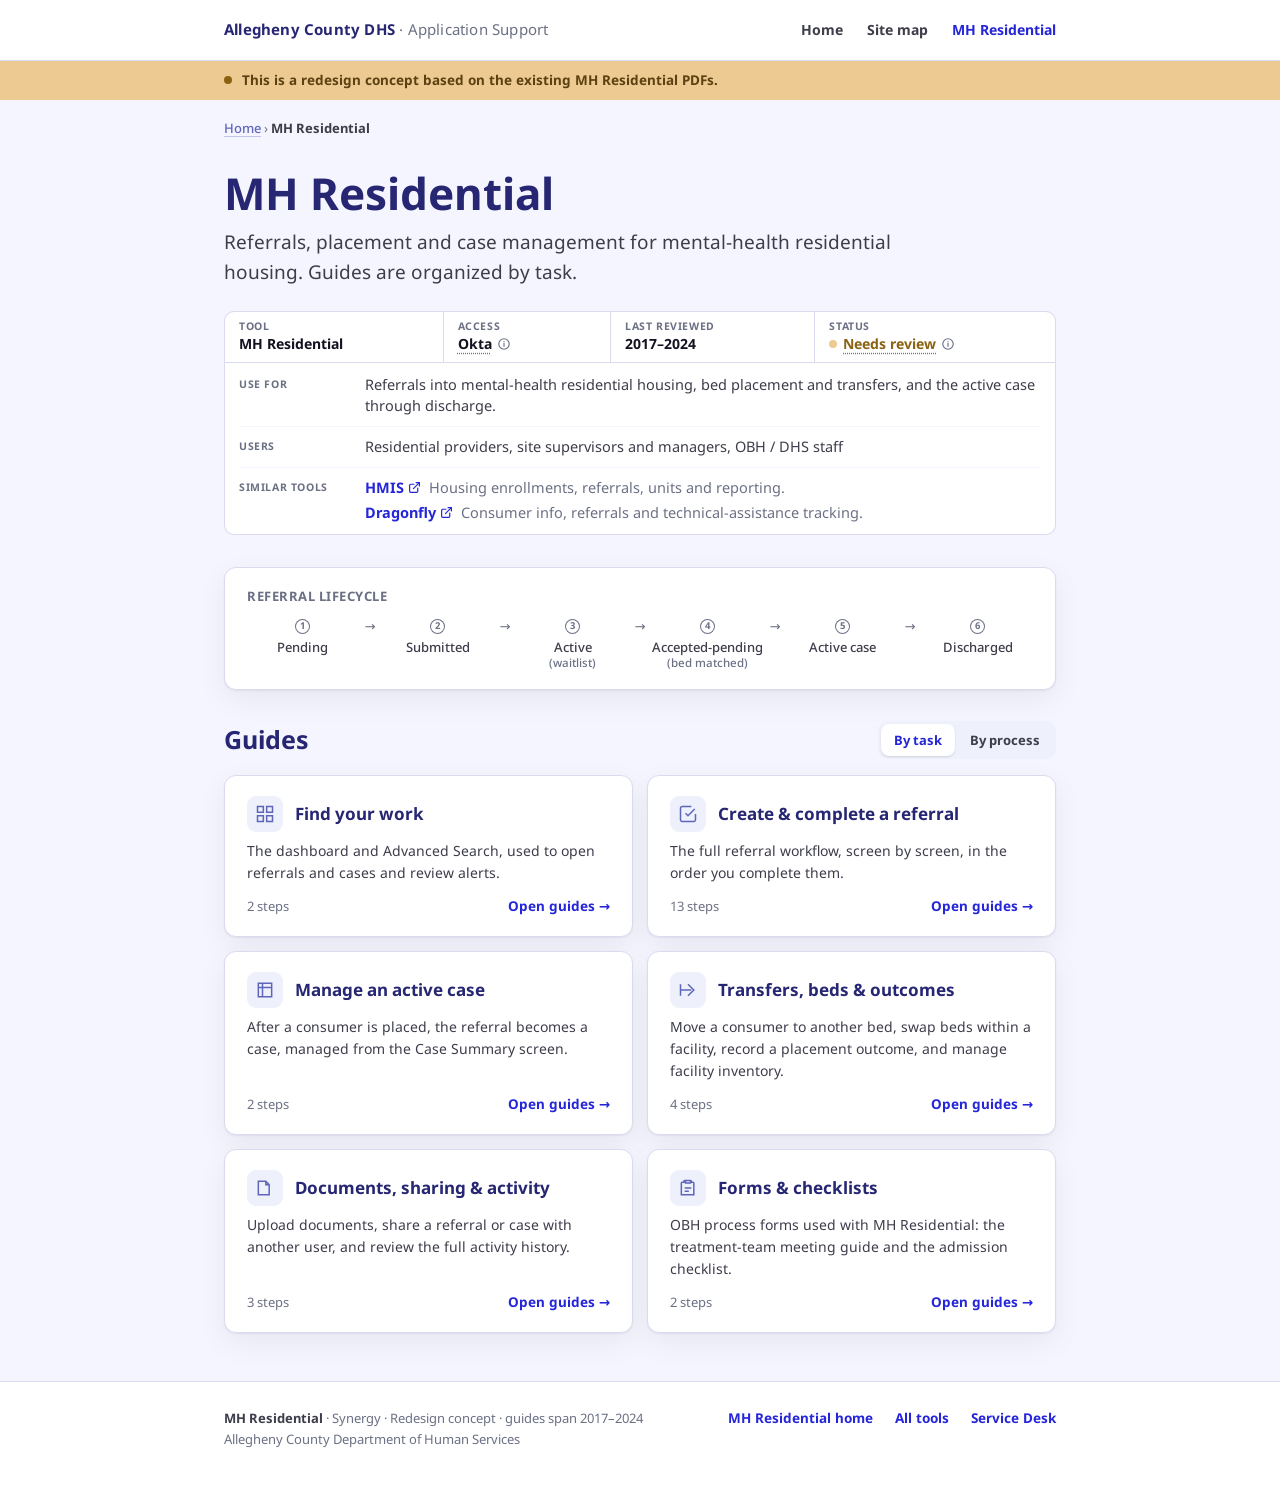
<file: mh-residential-landing.html>
<!DOCTYPE html>
<html lang="en"><head><meta charset="UTF-8"><meta name="viewport" content="width=device-width, initial-scale=1.0">
<title>MH Residential | Tool guide</title><link rel="stylesheet" href="acdhs.css"><link rel="stylesheet" href="tool-page.css">
<style>
  html{scroll-behavior:smooth;}
</style>
</head><body>
<div class="topbar"><div class="wrap-narrow">
  <div class="brand">Allegheny County DHS <span>· Application Support</span></div>
  <nav class="nav" aria-label="Sections"><a href="index.html">Home</a><a href="dhs-sitemap.html">Site map</a><a href="mh-residential-landing.html" class="active">MH Residential</a></nav>
</div></div><div class="notice"><div class="wrap-narrow"><span class="dot"></span><span>This is a redesign concept based on the existing MH Residential PDFs.</span></div></div><main class="wrap-narrow">
  <div class="crumb"><a href="index.html">Home</a> › <b>MH Residential</b></div>
  <section class="hero"><h1>MH Residential</h1>
    <p class="lede">Referrals, placement and case management for mental-health residential housing. Guides are organized by task.</p>
    <div class="trust"><div><div class="k">Tool</div><div class="v">MH Residential</div></div><div><div class="k">Access</div><div class="v"><span class="tip"><button type="button" class="tip-btn" aria-describedby="access-tip">Okta<svg viewBox="0 0 24 24" aria-hidden="true"><circle cx="12" cy="12" r="9"/><path d="M12 11v5"/><path d="M12 8h.01"/></svg></button><span class="tip-body" id="access-tip" hidden>Sign in through <b>Okta</b>. A supervisor or agency designee requests access with the <a href="https://dhs-forms.alleghenycounty.us/ACDHS/form/ISAR/formperma/iiWU3yuli0w3J57-vyWGmPkgboiZNHQuYGciz313RDY" target="_blank" rel="noopener">ISAR form</a>; the Service Desk manages credentials.</span></span></div></div><div><div class="k">Last reviewed</div><div class="v">2017–2024</div></div><div><div class="k">Status</div><div class="v warn"><span class="tip"><button type="button" class="tip-btn" aria-describedby="status-tip">Needs review<svg viewBox="0 0 24 24" aria-hidden="true"><circle cx="12" cy="12" r="9"/><path d="M12 11v5"/><path d="M12 8h.01"/></svg></button><span class="tip-body" id="status-tip" role="tooltip" hidden>Most guides date from 2017–2019 and may show older screens or an Internet Explorer / Chrome note.</span></span></div></div></div><dl class="fit"><div><dt>Use for</dt><dd>Referrals into mental-health residential housing, bed placement and transfers, and the active case through discharge.</dd></div><div><dt>Users</dt><dd>Residential providers, site supervisors and managers, OBH / DHS staff</dd></div><div><dt>Similar tools</dt><dd><ul class="alts"><li><a href="https://dhsapplicationsupport.alleghenycounty.us/application/hmis/" target="_blank" rel="noopener">HMIS<svg class="ext" viewBox="0 0 24 24" aria-hidden="true"><path d="M15 3h6v6"/><path d="M10 14 21 3"/><path d="M18 13v6a2 2 0 0 1-2 2H5a2 2 0 0 1-2-2V8a2 2 0 0 1 2-2h6"/></svg><span class="visually-hidden">(opens in a new tab)</span></a> <span>Housing enrollments, referrals, units and reporting.</span></li><li><a href="https://dhsapplicationsupport.alleghenycounty.us/application/dragonfly/" target="_blank" rel="noopener">Dragonfly<svg class="ext" viewBox="0 0 24 24" aria-hidden="true"><path d="M15 3h6v6"/><path d="M10 14 21 3"/><path d="M18 13v6a2 2 0 0 1-2 2H5a2 2 0 0 1-2-2V8a2 2 0 0 1 2-2h6"/></svg><span class="visually-hidden">(opens in a new tab)</span></a> <span>Consumer info, referrals and technical-assistance tracking.</span></li></ul></dd></div></dl>
  </section>
  <div class="life"><h3>Referral lifecycle</h3><ol class="lifeflow"><li class="lifestep"><span>Pending</span></li><li class="lifestep"><span>Submitted</span></li><li class="lifestep"><span>Active</span><small>(waitlist)</small></li><li class="lifestep"><span>Accepted-pending</span><small>(bed matched)</small></li><li class="lifestep"><span>Active case</span></li><li class="lifestep"><span>Discharged</span></li></ol></div>
  <section class="guides" id="guides"><div class="guides-head"><h2 id="guides-h">Guides</h2><div class="viewswitch" role="tablist" aria-label="Organize guides"><button type="button" role="tab" id="tab-task" aria-controls="view-task" aria-selected="true">By task</button><button type="button" role="tab" id="tab-process" aria-controls="view-process" aria-selected="false" tabindex="-1">By process</button></div></div><div class="guides-view" id="view-task" role="tabpanel" aria-labelledby="tab-task"><div class="buckets"><a class="bucket" href="mh-res-find-work.html">
          <div class="top"><span class="bic"><svg viewBox="0 0 24 24" fill="none" stroke="currentColor" stroke-width="1.8"><path d="M3 3h7v7H3zM14 3h7v7h-7zM3 14h7v7H3zM14 14h7v7h-7z"/></svg></span>
          <span class="bt">Find your work</span></div>
          <div class="bd">The dashboard and Advanced Search, used to open referrals and cases and review alerts.</div><div class="foot"><span class="steps">2 steps</span><div class="go">Open guides →</div></div></a><a class="bucket" href="mh-res-make-referral.html">
          <div class="top"><span class="bic"><svg viewBox="0 0 24 24" fill="none" stroke="currentColor" stroke-width="1.8"><path d="M9 11l3 3 8-8M21 12v7a2 2 0 0 1-2 2H5a2 2 0 0 1-2-2V5a2 2 0 0 1 2-2h11"/></svg></span>
          <span class="bt">Create &amp; complete a referral</span></div>
          <div class="bd">The full referral workflow, screen by screen, in the order you complete them.</div><div class="foot"><span class="steps">13 steps</span><div class="go">Open guides →</div></div></a><a class="bucket" href="mh-res-manage-case.html">
          <div class="top"><span class="bic"><svg viewBox="0 0 24 24" fill="none" stroke="currentColor" stroke-width="1.8"><path d="M4 4h16v16H4zM4 9h16M9 4v16"/></svg></span>
          <span class="bt">Manage an active case</span></div>
          <div class="bd">After a consumer is placed, the referral becomes a case, managed from the Case Summary screen.</div><div class="foot"><span class="steps">2 steps</span><div class="go">Open guides →</div></div></a><a class="bucket" href="mh-res-transfers-beds.html">
          <div class="top"><span class="bic"><svg viewBox="0 0 24 24" fill="none" stroke="currentColor" stroke-width="1.8"><path d="M3 12h13M12 5l7 7-7 7M3 5v14"/></svg></span>
          <span class="bt">Transfers, beds &amp; outcomes</span></div>
          <div class="bd">Move a consumer to another bed, swap beds within a facility, record a placement outcome, and manage facility inventory.</div><div class="foot"><span class="steps">4 steps</span><div class="go">Open guides →</div></div></a><a class="bucket" href="mh-res-documents.html">
          <div class="top"><span class="bic"><svg viewBox="0 0 24 24" fill="none" stroke="currentColor" stroke-width="1.8"><path d="M4 4h9l4 4v12H4zM13 4v4h4"/></svg></span>
          <span class="bt">Documents, sharing &amp; activity</span></div>
          <div class="bd">Upload documents, share a referral or case with another user, and review the full activity history.</div><div class="foot"><span class="steps">3 steps</span><div class="go">Open guides →</div></div></a><a class="bucket" href="mh-res-forms.html">
          <div class="top"><span class="bic"><svg viewBox="0 0 24 24" fill="none" stroke="currentColor" stroke-width="1.8"><path d="M9 3h6a1 1 0 0 1 1 1v1h2a1 1 0 0 1 1 1v14H4V6a1 1 0 0 1 1-1h2V4a1 1 0 0 1 1-1zM9 3v3h6V3M8 12h8M8 16h5"/></svg></span>
          <span class="bt">Forms &amp; checklists</span></div>
          <div class="bd">OBH process forms used with MH Residential: the treatment-team meeting guide and the admission checklist.</div><div class="foot"><span class="steps">2 steps</span><div class="go">Open guides →</div></div></a></div></div><div class="guides-view" id="view-process" role="tabpanel" aria-labelledby="tab-process"><p class="bystage-key" aria-hidden="true"><span><span class="lk-icon lk-guide" aria-hidden="true"></span>Full guide</span><span><span class="lk-icon lk-step" aria-hidden="true"></span>Step within a guide</span></p><ol class="bystage"><li class="stage"><div class="stage-k"><span class="stage-n" aria-hidden="true">1</span><div><h3 class="stage-name"><span class="visually-hidden">Stage 1: Pending</span><span aria-hidden="true">Pending</span></h3><span class="stage-q">Referral in progress</span></div></div><ul class="stage-guides"><li class="is-guide"><span class="lk-icon lk-guide" aria-hidden="true"></span><div><a href="mh-res-make-referral.html">Create &amp; complete a referral<span class="visually-hidden"> (full guide)</span></a><span class="g-meta">From the housing eligibility check to referral notes</span></div></li></ul></li><li class="stage"><div class="stage-k"><span class="stage-n" aria-hidden="true">2</span><div><h3 class="stage-name"><span class="visually-hidden">Stage 2: Submitted</span><span aria-hidden="true">Submitted</span></h3><span class="stage-q">Awaiting DHS review</span></div></div><p class="stage-empty">No guides specific to this stage. See <b>At any time</b>.</p></li><li class="stage"><div class="stage-k"><span class="stage-n" aria-hidden="true">3</span><div><h3 class="stage-name"><span class="visually-hidden">Stage 3: Active</span><span aria-hidden="true">Active</span></h3><span class="stage-q">Waitlist</span></div></div><ul class="stage-guides"><li class="is-step"><span class="lk-icon lk-step" aria-hidden="true"></span><div><a href="mh-res-make-referral.html#ref_share_feedback">Share the referral &amp; exchange provider feedback<span class="visually-hidden"> (step)</span></a><span class="g-meta">In Create &amp; complete a referral</span></div></li></ul></li><li class="stage"><div class="stage-k"><span class="stage-n" aria-hidden="true">4</span><div><h3 class="stage-name"><span class="visually-hidden">Stage 4: Accepted-pending</span><span aria-hidden="true">Accepted-pending</span></h3><span class="stage-q">Bed matched</span></div></div><ul class="stage-guides"><li class="is-step"><span class="lk-icon lk-step" aria-hidden="true"></span><div><a href="mh-res-transfers-beds.html#ref_placement_outcome">Placement outcome<span class="visually-hidden"> (step)</span></a><span class="g-meta">In Transfers, beds &amp; outcomes</span></div></li><li class="is-step"><span class="lk-icon lk-step" aria-hidden="true"></span><div><a href="mh-res-forms.html#form_tx_mtg_guide">Residential Treatment Team Meeting (RTTM) guide<span class="visually-hidden"> (step)</span></a><span class="g-meta">In Forms &amp; checklists</span></div></li><li class="is-step"><span class="lk-icon lk-step" aria-hidden="true"></span><div><a href="mh-res-forms.html#form_res_admission_checklist">Residential Admission Checklist<span class="visually-hidden"> (step)</span></a><span class="g-meta">In Forms &amp; checklists</span></div></li></ul></li><li class="stage"><div class="stage-k"><span class="stage-n" aria-hidden="true">5</span><div><h3 class="stage-name"><span class="visually-hidden">Stage 5: Active case</span><span aria-hidden="true">Active case</span></h3><span class="stage-q">Placed in a bed</span></div></div><ul class="stage-guides"><li class="is-step"><span class="lk-icon lk-step" aria-hidden="true"></span><div><a href="mh-res-manage-case.html#case_summary">Case Summary<span class="visually-hidden"> (step)</span></a><span class="g-meta">In Manage an active case</span></div></li><li class="is-step"><span class="lk-icon lk-step" aria-hidden="true"></span><div><a href="mh-res-manage-case.html#case_case_notes">Case Notes<span class="visually-hidden"> (step)</span></a><span class="g-meta">In Manage an active case</span></div></li><li class="is-step"><span class="lk-icon lk-step" aria-hidden="true"></span><div><a href="mh-res-transfers-beds.html#quick_ref_transfer_referral">Transfer a consumer to another bed<span class="visually-hidden"> (step)</span></a><span class="g-meta">In Transfers, beds &amp; outcomes</span></div></li><li class="is-step"><span class="lk-icon lk-step" aria-hidden="true"></span><div><a href="mh-res-transfers-beds.html#bed_swap">Bed swap<span class="visually-hidden"> (step)</span></a><span class="g-meta">In Transfers, beds &amp; outcomes</span></div></li><li class="is-step"><span class="lk-icon lk-step" aria-hidden="true"></span><div><a href="mh-res-documents.html#utilities_share_case">Share a case<span class="visually-hidden"> (step)</span></a><span class="g-meta">In Documents, sharing &amp; activity</span></div></li></ul></li><li class="stage"><div class="stage-k"><span class="stage-n" aria-hidden="true">6</span><div><h3 class="stage-name"><span class="visually-hidden">Stage 6: Discharged</span><span aria-hidden="true">Discharged</span></h3><span class="stage-q">Case closed</span></div></div><ul class="stage-guides"><li class="is-step"><span class="lk-icon lk-step" aria-hidden="true"></span><div><a href="mh-res-manage-case.html#case_summary">Discharge a consumer<span class="visually-hidden"> (step)</span></a><span class="g-meta">In Manage an active case (Case Summary)</span></div></li></ul></li><li class="stage anytime"><div class="stage-k"><span class="stage-n" aria-hidden="true"></span><div><h3 class="stage-name"><span class="visually-hidden">At any time</span><span aria-hidden="true">At any time</span></h3><span class="stage-q">Not tied to one stage</span></div></div><ul class="stage-guides"><li class="is-step"><span class="lk-icon lk-step" aria-hidden="true"></span><div><a href="mh-res-find-work.html#db_mh_res">My Dashboard<span class="visually-hidden"> (step)</span></a><span class="g-meta">In Find your work</span></div></li><li class="is-step"><span class="lk-icon lk-step" aria-hidden="true"></span><div><a href="mh-res-find-work.html#search_mh_res">Advanced Search<span class="visually-hidden"> (step)</span></a><span class="g-meta">In Find your work</span></div></li><li class="is-step"><span class="lk-icon lk-step" aria-hidden="true"></span><div><a href="mh-res-documents.html#doc_folder">Document Folder<span class="visually-hidden"> (step)</span></a><span class="g-meta">In Documents, sharing &amp; activity</span></div></li><li class="is-step"><span class="lk-icon lk-step" aria-hidden="true"></span><div><a href="mh-res-documents.html#utilities_activity_log">Activity Log<span class="visually-hidden"> (step)</span></a><span class="g-meta">In Documents, sharing &amp; activity</span></div></li><li class="is-step"><span class="lk-icon lk-step" aria-hidden="true"></span><div><a href="mh-res-transfers-beds.html#housing_inventory">Housing inventory (facilities &amp; rooms)<span class="visually-hidden"> (step)</span></a><span class="g-meta">In Transfers, beds &amp; outcomes</span></div></li></ul></li></ol></div></section>
</main><footer><div class="wrap-narrow">
  <div class="meta"><b>MH Residential</b> · Synergy · Redesign concept · guides span 2017–2024<br>Allegheny County Department of Human Services</div>
  <div class="flinks"><a href="mh-residential-landing.html">MH Residential home</a><a href="dhs-sitemap.html">All tools</a><a href="mailto:dhs-servicedesk@alleghenycounty.us">Service Desk</a></div>
</div></footer>
<script>
/* Guides section: switch between the task view and the process view. Without JS both views show. */
(function(){
  var sec = document.getElementById('guides'); if (!sec) return;
  var tabs = [].slice.call(sec.querySelectorAll('[role="tab"]'));
  function select(tab, focus){
    tabs.forEach(function(t){
      var on = t === tab;
      t.setAttribute('aria-selected', on ? 'true' : 'false');
      t.tabIndex = on ? 0 : -1;
      document.getElementById(t.getAttribute('aria-controls')).hidden = !on;
    });
    if (focus) tab.focus();
    history.replaceState(null, '', tab.id === 'tab-process' ? '#by-process' : location.pathname + location.search);
  }
  tabs.forEach(function(t, i){
    t.addEventListener('click', function(){ select(t); });
    t.addEventListener('keydown', function(e){
      var d = e.key === 'ArrowRight' ? 1 : e.key === 'ArrowLeft' ? -1 : 0;
      if (d) { e.preventDefault(); select(tabs[(i + d + tabs.length) % tabs.length], true); }
    });
  });
  sec.classList.add('ready');
  select(location.hash === '#by-process' ? tabs[1] : tabs[0]);
})();
</script>
<script src="acdhs-tip.js"></script>
</body></html>
</file>
<file: acdhs.css>
/* ACDHS design system — shared tokens & components */
@import url('https://fonts.googleapis.com/css2?family=Noto+Sans:wght@300;400;500;700&family=Noto+Serif:wght@400;700&display=swap');
:root{
  --white:#FFFFFF; --smoke:#F5F5FF; --ash:#DBDBF0;
  --black:#121221; --slate:#3D3D4B; --stone:#6C7084;
  --blue:#2626D9; --light-blue:#5E66BA; --dark-blue:#262673;
  --green:#05DEB4; --yellow:#EDCA91; --red:#ED9489; --sky:#ACD0FF;
  --radius:12px; --shadow:0 1px 2px rgba(18,18,33,.06), 0 10px 30px rgba(18,18,33,.06);
}
*{box-sizing:border-box;}
body{margin:0;font-family:'Noto Sans',system-ui,sans-serif;color:var(--black);background:var(--smoke);line-height:1.55;-webkit-font-smoothing:antialiased;}
a{color:var(--blue);text-decoration:none;} a:hover{text-decoration:underline;color:var(--dark-blue);}
:focus-visible{outline:3px solid var(--light-blue);outline-offset:2px;border-radius:4px;}
.wrap{max-width:1080px;margin:0 auto;padding:0 24px;}
.wrap-narrow{max-width:880px;margin:0 auto;padding:0 24px;}

/* top bar */
.topbar{background:var(--white);border-bottom:1px solid var(--ash);position:sticky;top:0;z-index:20;}
.topbar .wrap,.topbar .wrap-narrow{display:flex;align-items:center;justify-content:space-between;height:60px;}
.brand{font-weight:700;font-size:15px;color:var(--dark-blue);letter-spacing:.2px;}
.brand span{color:var(--stone);font-weight:400;}
.nav{display:flex;gap:24px;font-size:14px;font-weight:700;}
.nav a{color:var(--slate);}
.nav a.active{color:var(--blue);}

/* eyebrow / headings */
.eyebrow{font-size:12px;font-weight:700;letter-spacing:1.4px;color:var(--light-blue);text-transform:uppercase;margin:0 0 8px;}
h1{font-size:44px;line-height:1.05;font-weight:700;color:var(--dark-blue);margin:0 0 12px;}
h2{font-size:25px;font-weight:700;color:var(--dark-blue);margin:0 0 4px;}
.lede{font-size:19px;color:var(--slate);margin:0 0 24px;max-width:680px;}
.sub{color:var(--stone);font-size:15px;margin:0 0 20px;}

/* breadcrumb */
.crumb{font-size:13px;color:var(--stone);padding:18px 0 0;}
.crumb a{color:var(--light-blue);font-weight:500;text-decoration:underline;text-decoration-color:rgba(94,102,186,.35);text-underline-offset:3px;}
.crumb a:hover{color:var(--blue);text-decoration-color:currentColor;}
.crumb b{color:var(--slate);}

/* trust strip — the signature device. Slim, single row; holds up to 6 fields.
   Cells size to their content and share leftover space, so 1–6 fields all fill the row. */
.trust{display:flex;flex-wrap:wrap;gap:1px;background:var(--ash);border:1px solid var(--ash);border-radius:10px;overflow:hidden;margin:0 0 24px;}
.trust>div{flex:1 1 auto;background:var(--white);padding:7px 14px 8px;}
.trust .k{font-size:10.5px;font-weight:700;letter-spacing:.6px;text-transform:uppercase;color:var(--stone);line-height:1.4;margin-bottom:1px;}
.trust .v{font-size:14px;font-weight:700;color:var(--black);line-height:1.35;}
.trust .v.ok{color:var(--dark-blue);display:flex;align-items:center;gap:6px;}
.trust .v.ok::before{content:"";width:8px;height:8px;border-radius:50%;background:var(--green);}
.trust .v.warn{color:#8a6212;display:flex;align-items:center;gap:6px;}
.trust .v.warn::before{content:"";width:8px;height:8px;border-radius:50%;background:var(--yellow);}

/* fit check: helps people confirm they're on the right tool page.
   Directly after a trust strip, the two join into one unit (shared edge, square inner corners). */
.fit{background:var(--white);border:1px solid var(--ash);border-radius:10px;margin:0 0 24px;padding:2px 14px;}
.fit>div{display:grid;grid-template-columns:112px 1fr;gap:14px;padding:9px 0;border-top:1px solid var(--smoke);}
.fit>div:first-child{border-top:none;}
.fit dt{font-size:10.5px;font-weight:700;letter-spacing:.6px;text-transform:uppercase;color:var(--stone);line-height:1.4;padding-top:3px;}
.fit dd{margin:0;font-size:14.5px;line-height:1.5;color:var(--slate);}
.fit .alts{list-style:none;margin:0;padding:0;}
.fit .alts li+li{margin-top:3px;}
.fit .alts a{display:inline-flex;align-items:center;gap:4px;font-weight:700;margin-right:4px;}
.fit .alts .ext{width:13px;height:13px;fill:none;stroke:currentColor;stroke-width:2.2;stroke-linecap:round;stroke-linejoin:round;}
.fit .alts span{color:var(--stone);}

/* tooltip (behavior in acdhs-tip.js) */
.tip-btn{display:inline-flex;align-items:center;gap:5px;font:inherit;color:inherit;background:none;border:0;padding:0;cursor:help;text-decoration:underline dotted var(--stone);text-underline-offset:4px;}
.tip-btn svg{width:14px;height:14px;fill:none;stroke:var(--stone);stroke-width:2;stroke-linecap:round;}
.tip-btn:hover svg,.tip-btn:focus-visible svg{stroke:var(--dark-blue);}
.tip-body{position:fixed;z-index:40;width:max-content;max-width:min(300px,calc(100vw - 32px));background:var(--black);color:#fff;font-size:13px;font-weight:400;line-height:1.5;letter-spacing:0;text-transform:none;padding:10px 12px;border-radius:8px;box-shadow:0 8px 24px rgba(18,18,33,.25);}
.tip-body[hidden]{display:none;}
.tip-body b{color:#fff;font-weight:700;}
.tip-body a{color:var(--sky);font-weight:700;text-decoration:underline;text-underline-offset:2px;}
.tip-body a:hover{color:#fff;}
.trust:has(+.fit){margin-bottom:0;border-bottom-left-radius:0;border-bottom-right-radius:0;}
.trust+.fit{border-top:none;border-top-left-radius:0;border-top-right-radius:0;}

/* tags */
.tag{font-size:11px;font-weight:700;letter-spacing:.5px;text-transform:uppercase;padding:4px 10px;border-radius:20px;white-space:nowrap;display:inline-block;}
.tag.ok{background:#EAF9F4;color:#067a63;}
.tag.new{background:#EAF0FB;color:var(--dark-blue);}
.tag.warn{background:#FBF3E2;color:#8a6212;}
.tag.role{background:var(--smoke);color:var(--slate);border:1px solid var(--ash);}

/* buttons */
.btn{display:inline-block;background:var(--blue);color:#fff;font:inherit;font-size:14px;font-weight:700;border:none;border-radius:9px;padding:11px 18px;cursor:pointer;white-space:nowrap;}
.btn:hover{background:var(--dark-blue);text-decoration:none;color:#fff;}
.btn.ghost{background:var(--white);color:var(--blue);border:1.5px solid var(--ash);}
.btn.ghost:hover{border-color:var(--blue);color:var(--dark-blue);background:var(--smoke);}

/* generic card */
.card{background:var(--white);border:1px solid var(--ash);border-radius:var(--radius);box-shadow:var(--shadow);}

/* footer */
footer{border-top:1px solid var(--ash);background:var(--white);margin-top:48px;}
footer .wrap,footer .wrap-narrow{padding:26px 24px 44px;display:flex;flex-wrap:wrap;gap:18px 40px;align-items:baseline;justify-content:space-between;}
footer .meta{font-size:13px;color:var(--stone);}
footer .meta b{color:var(--slate);}
footer .flinks{display:flex;gap:22px;font-size:13.5px;font-weight:700;}

@media (max-width:680px){
  h1{font-size:32px;} .trust>div{flex-basis:40%;}
  .fit>div{grid-template-columns:1fr;gap:2px;}
  .nav{gap:14px;font-size:13px;} .brand span{display:none;}
}
@media (prefers-reduced-motion:reduce){*{transition:none!important;}}

/* text for screen readers only */
.visually-hidden{position:absolute!important;width:1px;height:1px;padding:0;margin:-1px;overflow:hidden;clip:rect(0 0 0 0);white-space:nowrap;border:0;}

/* page toolbar: breadcrumb trail plus page actions (e.g. Print guide) */
.crumb.has-actions{display:flex;align-items:center;justify-content:space-between;flex-wrap:wrap;gap:8px 16px;}
.print-btn{display:inline-flex;align-items:center;gap:6px;font:inherit;font-size:13px;font-weight:700;color:var(--blue);background:var(--white);border:1px solid var(--ash);border-radius:8px;padding:5px 11px;cursor:pointer;}
.print-btn:hover{border-color:var(--blue);color:var(--dark-blue);}
.print-btn svg{width:15px;height:15px;fill:none;stroke:currentColor;stroke-width:2;stroke-linecap:round;stroke-linejoin:round;}
.print-meta{display:none;}

/* print: content only, in reading order. Browsers drop background colours by default,
   so nothing relies on a background to be readable. */
@media print{
  @page{margin:14mm 14mm 16mm;}
  body{background:#fff;}
  *{box-shadow:none!important;}
  .topbar{position:static;border-bottom:1px solid #999;}
  .topbar .nav,.crumb,footer .flinks,.print-btn{display:none!important;}
  footer{margin-top:20px;border-top:1px solid #999;background:none;}
  footer .wrap,footer .wrap-narrow{padding:10px 0 0;}
  .wrap,.wrap-narrow{max-width:none;padding:0;}
  a{color:inherit;}
  .print-meta{display:block;font-size:11px;color:#444;margin:0 0 14px;}
  .trust{break-inside:avoid;}
  .tip-btn{text-decoration:none;cursor:auto;} .tip-btn svg{display:none;}
  h1{font-size:26px;margin-bottom:6px;}
  h1,h2,h3,h4{break-after:avoid;}
}

/* link-type icons, used wherever a link opens a guide or a step within one:
   .lk-guide = the whole guide (document), .lk-step = a step within a guide (return arrow) */
.lk-icon{display:inline-block;flex:none;width:15px;height:15px;background:var(--stone);-webkit-mask:var(--ico) no-repeat center/contain;mask:var(--ico) no-repeat center/contain;}
.lk-guide{--ico:url("data:image/svg+xml,%3Csvg xmlns='http://www.w3.org/2000/svg' viewBox='0 0 24 24' fill='none' stroke='black' stroke-width='2' stroke-linecap='round' stroke-linejoin='round'%3E%3Cpath d='M14 3H7a2 2 0 0 0-2 2v14a2 2 0 0 0 2 2h10a2 2 0 0 0 2-2V8z'/%3E%3Cpath d='M14 3v5h5'/%3E%3Cpath d='M9 13h6'/%3E%3Cpath d='M9 17h6'/%3E%3C/svg%3E");}
.lk-step{--ico:url("data:image/svg+xml,%3Csvg xmlns='http://www.w3.org/2000/svg' viewBox='0 0 24 24' fill='none' stroke='black' stroke-width='2' stroke-linecap='round' stroke-linejoin='round'%3E%3Cpath d='M15 10l5 5-5 5'/%3E%3Cpath d='M4 4v7a4 4 0 0 0 4 4h12'/%3E%3C/svg%3E");}
/* inside running text */
.lk-inline{white-space:nowrap;} .lk-inline .lk-icon{width:13px;height:13px;margin-right:4px;vertical-align:-1px;}
</file>
<file: tool-page.css>
/* ACDHS tool pages: shared component layer.
   Loaded after acdhs.css by every tool landing page and task guide page.
   Blueprint: MH Residential. Page-specific rules stay in that page's own <style>. */

/* page chrome */
.notice{background:var(--yellow);color:#5c4112;}
.notice .wrap-narrow{display:flex;align-items:center;gap:10px;padding:9px 24px;font-size:13.5px;font-weight:700;}
.notice .dot{width:8px;height:8px;border-radius:50%;background:#8a6212;flex:none;}
.notice a{color:#5c4112;text-decoration:underline;}
.hero{padding:32px 0 8px;}

/* tool landing: lifecycle. One column per stage, up to 6; stage 7 starts a new row under stage 1. */
.life{background:var(--white);border:1px solid var(--ash);border-radius:var(--radius);box-shadow:var(--shadow);padding:18px 22px;margin:0 0 30px;}
.life h3{margin:0 0 12px;font-size:13px;font-weight:700;text-transform:uppercase;letter-spacing:.5px;color:var(--stone);}
.lifeflow{--cols:6;--gap:24px;display:grid;grid-template-columns:repeat(var(--cols),minmax(max-content,1fr));column-gap:var(--gap);row-gap:16px;margin:0;padding:0;list-style:none;counter-reset:stage;}
.lifeflow:has(>li:nth-child(1):last-child){--cols:1;} .lifeflow:has(>li:nth-child(2):last-child){--cols:2;} .lifeflow:has(>li:nth-child(3):last-child){--cols:3;}
.lifeflow:has(>li:nth-child(4):last-child){--cols:4;} .lifeflow:has(>li:nth-child(5):last-child){--cols:5;}
.lifestep{position:relative;display:flex;flex-direction:column;align-items:center;text-align:center;counter-increment:stage;font-size:13px;font-weight:500;line-height:1.3;color:var(--slate);}
.lifestep::after{content:counter(stage);content:counter(stage) / "";order:-1;display:flex;align-items:center;justify-content:center;width:15px;height:15px;margin-bottom:5px;border-radius:50%;box-shadow:inset 0 0 0 1px var(--stone);font-size:9.5px;font-weight:700;line-height:1;color:var(--stone);}
.lifestep+.lifestep::before{content:"→";content:"→" / "";position:absolute;top:7.5px;left:calc(var(--gap) / -2);transform:translate(-50%,-50%);line-height:1;color:var(--stone);}
.lifestep:nth-child(6n+1)::before{display:none;}
.lifestep small{margin-top:1px;font-size:11.5px;font-weight:500;color:var(--stone);}
@media (max-width:760px){.life .lifeflow:has(>li:nth-child(4)){--cols:3;} .lifestep:nth-child(3n+1)::before{display:none;}}
@media (max-width:680px){.life .lifeflow:has(>li:nth-child(3)){--cols:2;} .lifestep+.lifestep::before{display:block;} .lifestep:nth-child(2n+1)::before{display:none;}}

/* tool landing: task cards */
.buckets{display:grid;grid-template-columns:1fr 1fr;gap:14px;}
h2+.buckets{margin-top:16px;}
.bucket{display:flex;flex-direction:column;background:var(--white);border:1px solid var(--ash);border-radius:var(--radius);box-shadow:var(--shadow);padding:20px 22px;color:inherit;transition:transform .12s,border-color .12s;}
a.bucket:hover{transform:translateY(-2px);border-color:var(--light-blue);box-shadow:0 6px 22px rgba(18,18,33,.10);text-decoration:none;}
.bucket .top{display:flex;align-items:center;gap:12px;margin-bottom:8px;}
/* .bic (icon tile) is optional. */
.bucket .bic{width:36px;height:36px;border-radius:9px;background:#EEF0FB;display:flex;align-items:center;justify-content:center;flex:none;}
.bucket .bic svg{width:20px;height:20px;stroke:var(--light-blue);fill:none;}
.bucket .bt{font-size:17px;font-weight:700;color:var(--dark-blue);}
.bucket .bd{font-size:14px;color:var(--slate);margin:0 0 12px;}
.bucket .foot{margin-top:auto;display:flex;align-items:baseline;gap:12px;}
.bucket .steps{font-size:13px;color:var(--stone);}
.bucket .go{margin-left:auto;font-size:13.5px;font-weight:700;color:var(--blue);}

/* tool landing: guides section with a By task / By process switch (switch appears once JS runs) */
.guides-head{display:flex;align-items:center;justify-content:space-between;flex-wrap:wrap;gap:10px 16px;margin:0 0 16px;}
.guides-head h2{margin:0;}
.viewswitch{display:none;}
.guides.ready .viewswitch{display:inline-flex;gap:2px;padding:3px;background:#EEF0FB;border-radius:10px;}
.viewswitch button{font:inherit;font-size:13px;font-weight:700;color:var(--slate);background:none;border:0;border-radius:8px;padding:6px 13px;cursor:pointer;}
.viewswitch button:hover{color:var(--dark-blue);}
.viewswitch button[aria-selected="true"]{background:var(--white);color:var(--blue);box-shadow:0 1px 2px rgba(18,18,33,.14);}
.guides:not(.ready) .guides-view+.guides-view{margin-top:16px;}
/* process view: one row per lifecycle stage; "At any time" sits outside the lifecycle, last */
.bystage{list-style:none;margin:0;padding:0;background:var(--white);border:1px solid var(--ash);border-radius:var(--radius);box-shadow:var(--shadow);overflow:hidden;}
.stage{display:grid;grid-template-columns:170px 1fr;gap:16px;padding:14px 20px;border-top:1px solid var(--smoke);}
.stage:first-child{border-top:none;}
.stage.anytime{border-top:1px solid var(--ash);background:#FAFAFF;}
/* stage label: same ring, size and weight as the lifecycle diagram */
.stage-k{display:flex;align-items:flex-start;gap:8px;}
.stage-n{flex:none;width:15px;height:15px;margin-top:1px;border-radius:50%;box-shadow:inset 0 0 0 1px var(--stone);display:flex;align-items:center;justify-content:center;font-size:9.5px;font-weight:700;line-height:1;color:var(--stone);}
.anytime .stage-n{box-shadow:none;border:1px dashed var(--stone);}
.stage-name{margin:0;font-size:13px;line-height:1.3;font-weight:500;color:var(--slate);}
.stage-q{display:block;font-size:11.5px;color:var(--stone);}
/* links: two columns; long titles wrap. Navy rather than the action blue, so a long list stays calm;
   the icon marks guide vs step */
.stage-guides{list-style:none;margin:0;padding:0;display:grid;grid-template-columns:1fr 1fr;gap:10px 24px;align-items:start;}
.stage-guides li{display:grid;grid-template-columns:15px 1fr;column-gap:8px;}
.stage-guides li>div{display:flex;flex-direction:column;min-width:0;}
.stage-guides a{font-size:13px;font-weight:700;line-height:1.35;color:var(--dark-blue);}
.stage-guides a:hover{color:var(--blue);text-decoration:underline;}
.stage-guides .lk-icon{margin-top:1px;}
.g-meta{font-size:12px;color:var(--stone);}
.bystage-key{display:flex;justify-content:flex-end;flex-wrap:wrap;gap:6px 16px;margin:0 0 8px;font-size:12px;color:var(--stone);}
.bystage-key span{display:inline-flex;align-items:center;gap:5px;}
.bystage-key .lk-icon{width:13px;height:13px;}
.stage-empty{margin:0;font-size:13px;color:var(--stone);padding-top:1px;}

/* task guide: screen cards */
.screen{scroll-margin-top:150px;background:var(--white);border:1px solid var(--ash);border-radius:var(--radius);box-shadow:var(--shadow);margin-bottom:12px;overflow:hidden;}
.screen.card .shead{display:flex;align-items:center;gap:13px;padding:16px 20px 0;}
.sbody{padding:2px 20px 22px;}
.screen.card .sbody{padding-top:0;}
.snum{width:28px;height:28px;border-radius:8px;background:#EEF0FB;color:var(--dark-blue);font-weight:700;font-size:14px;display:flex;align-items:center;justify-content:center;flex:none;}
.stitle{font-size:16.5px;font-weight:700;color:var(--dark-blue);flex:1;min-width:0;}
.datetag{font-size:11px;font-weight:700;border-radius:20px;padding:3px 9px;white-space:nowrap;}
.datetag.old{background:#FBF3E2;color:#8a6212;} .datetag.ok{background:var(--smoke);color:var(--stone);border:1px solid var(--ash);}
.sbody .purpose{font-size:15px;color:var(--slate);margin:14px 0 4px;}
h4.sh{font-size:12px;font-weight:700;text-transform:uppercase;letter-spacing:.5px;color:var(--stone);margin:20px 0 10px;}

/* task guide: numbered steps, field lists, troubleshooting, notes */
ol.steps{margin:0;padding-left:0;counter-reset:step;list-style:none;}
ol.steps li{position:relative;padding:0 0 14px 40px;counter-increment:step;font-size:15px;color:var(--black);}
ol.steps li::before{content:counter(step);position:absolute;left:0;top:-2px;width:26px;height:26px;border-radius:50%;background:var(--white);box-shadow:inset 0 0 0 1.5px var(--ash);color:var(--dark-blue);font-size:12px;font-weight:700;display:flex;align-items:center;justify-content:center;}
ol.steps li b{color:var(--black);}
dl.fields{margin:0;display:grid;grid-template-columns:auto 1fr;gap:0;}
dl.fields div{display:contents;}
dl.fields dt{font-weight:700;color:var(--dark-blue);font-size:14px;padding:8px 16px 8px 0;border-top:1px solid var(--smoke);white-space:nowrap;}
dl.fields dd{margin:0;color:var(--slate);font-size:14.5px;padding:8px 0;border-top:1px solid var(--smoke);}
dl.fields div:first-child dt,dl.fields div:first-child dd{border-top:none;}
.recover{border:1px solid var(--ash);border-radius:10px;overflow:hidden;}
.recover .rh{display:flex;align-items:center;gap:9px;background:var(--dark-blue);color:#fff;font-size:12px;font-weight:700;letter-spacing:.5px;text-transform:uppercase;padding:10px 15px;}
.recover table{width:100%;border-collapse:collapse;font-size:14px;}
.recover td{padding:10px 15px;border-top:1px solid var(--ash);vertical-align:top;color:var(--slate);}
.recover tr td:first-child{font-weight:700;color:var(--black);width:42%;}
.recover .yes{font-weight:700;color:var(--dark-blue);background:#EAF9F4;padding:2px 8px;border-radius:6px;font-size:12px;}
.recover .chk{font-weight:700;color:#8a6212;background:#FBF3E2;padding:2px 8px;border-radius:6px;font-size:12px;}
.note{font-size:14px;color:var(--slate);background:var(--smoke);border-left:4px solid var(--light-blue);border-radius:8px;padding:11px 14px;margin-top:16px;}
.note b{color:var(--dark-blue);}
.srclink{margin-top:14px;font-size:13px;} .srclink a{font-weight:700;}
.why{font-size:15px;color:var(--slate);background:var(--white);border:1px solid var(--ash);border-left:5px solid var(--light-blue);border-radius:var(--radius);box-shadow:var(--shadow);padding:16px 20px;margin:0 0 22px;}
.why b{color:var(--dark-blue);}

/* task guide: in-page section links */
.subnav{position:sticky;top:60px;z-index:10;display:flex;align-items:center;gap:8px;flex-wrap:wrap;background:rgba(245,245,255,.94);-webkit-backdrop-filter:blur(6px);backdrop-filter:blur(6px);border:1px solid var(--ash);border-radius:14px;padding:10px 14px;margin:0 0 24px;}
.subnav .lab{font-size:11px;font-weight:700;letter-spacing:.5px;text-transform:uppercase;color:var(--stone);width:100%;margin-bottom:2px;}
.subnav a{display:inline-flex;align-items:center;gap:7px;background:var(--white);border:1px solid var(--ash);border-radius:20px;padding:5px 11px;font-size:12.5px;font-weight:700;color:var(--slate);}
.subnav a:hover{border-color:var(--blue);color:var(--dark-blue);text-decoration:none;}
.subnav a .n{width:17px;height:17px;border-radius:50%;background:#EEF0FB;color:var(--dark-blue);font-size:10px;display:flex;align-items:center;justify-content:center;}

/* support contacts and report-an-issue line */
.contacts{background:var(--white);border:1px solid var(--ash);border-radius:var(--radius);box-shadow:var(--shadow);overflow:hidden;margin:26px 0 14px;}
.contacts .row{display:flex;gap:18px;padding:13px 22px;border-top:1px solid var(--smoke);font-size:15px;} .contacts .row:first-of-type{border-top:none;}
.contacts dt{flex:0 0 150px;font-weight:700;color:var(--dark-blue);margin:0;} .contacts dd{margin:0;color:var(--slate);}
.report{font-size:13.5px;color:var(--stone);margin:18px 0 0;}

@media (max-width:680px){
  .buckets{grid-template-columns:1fr;}
  .stage{grid-template-columns:1fr;gap:8px;padding:12px 16px;}
  .stage-guides{grid-template-columns:1fr;}
  dl.fields{grid-template-columns:1fr;} dl.fields dt{padding-bottom:0;border-top:1px solid var(--smoke);} dl.fields dd{padding-top:2px;border-top:none;}
}

/* print: every section open and sequential; avoid splitting a heading from its content */
@media print{
  .notice{background:none;border:1px solid #999;border-radius:6px;margin-bottom:8px;}
  .notice .wrap-narrow{padding:6px 10px;}
  .hero{padding:6px 0 0;}
  .lede{font-size:14px;margin-bottom:12px;}
  .screen{overflow:visible;border-color:#999;border-radius:8px;margin-bottom:10px;}
  .screen.card .shead{break-after:avoid;}
  h4.sh{break-after:avoid;}
  ol.steps li,.note,.recover tr,dl.fields dd,.res,.why{break-inside:avoid;}
  dl.fields dt{break-after:avoid;}
  .recover{overflow:visible;border-color:#999;}
  .recover .rh{background:none;color:#000;border-bottom:1px solid #999;}
  .recover td{border-top-color:#ccc;}
  .contacts{border-color:#999;break-inside:avoid;}
  .srclink,.report,.subnav{display:none!important;}
}
</file>
